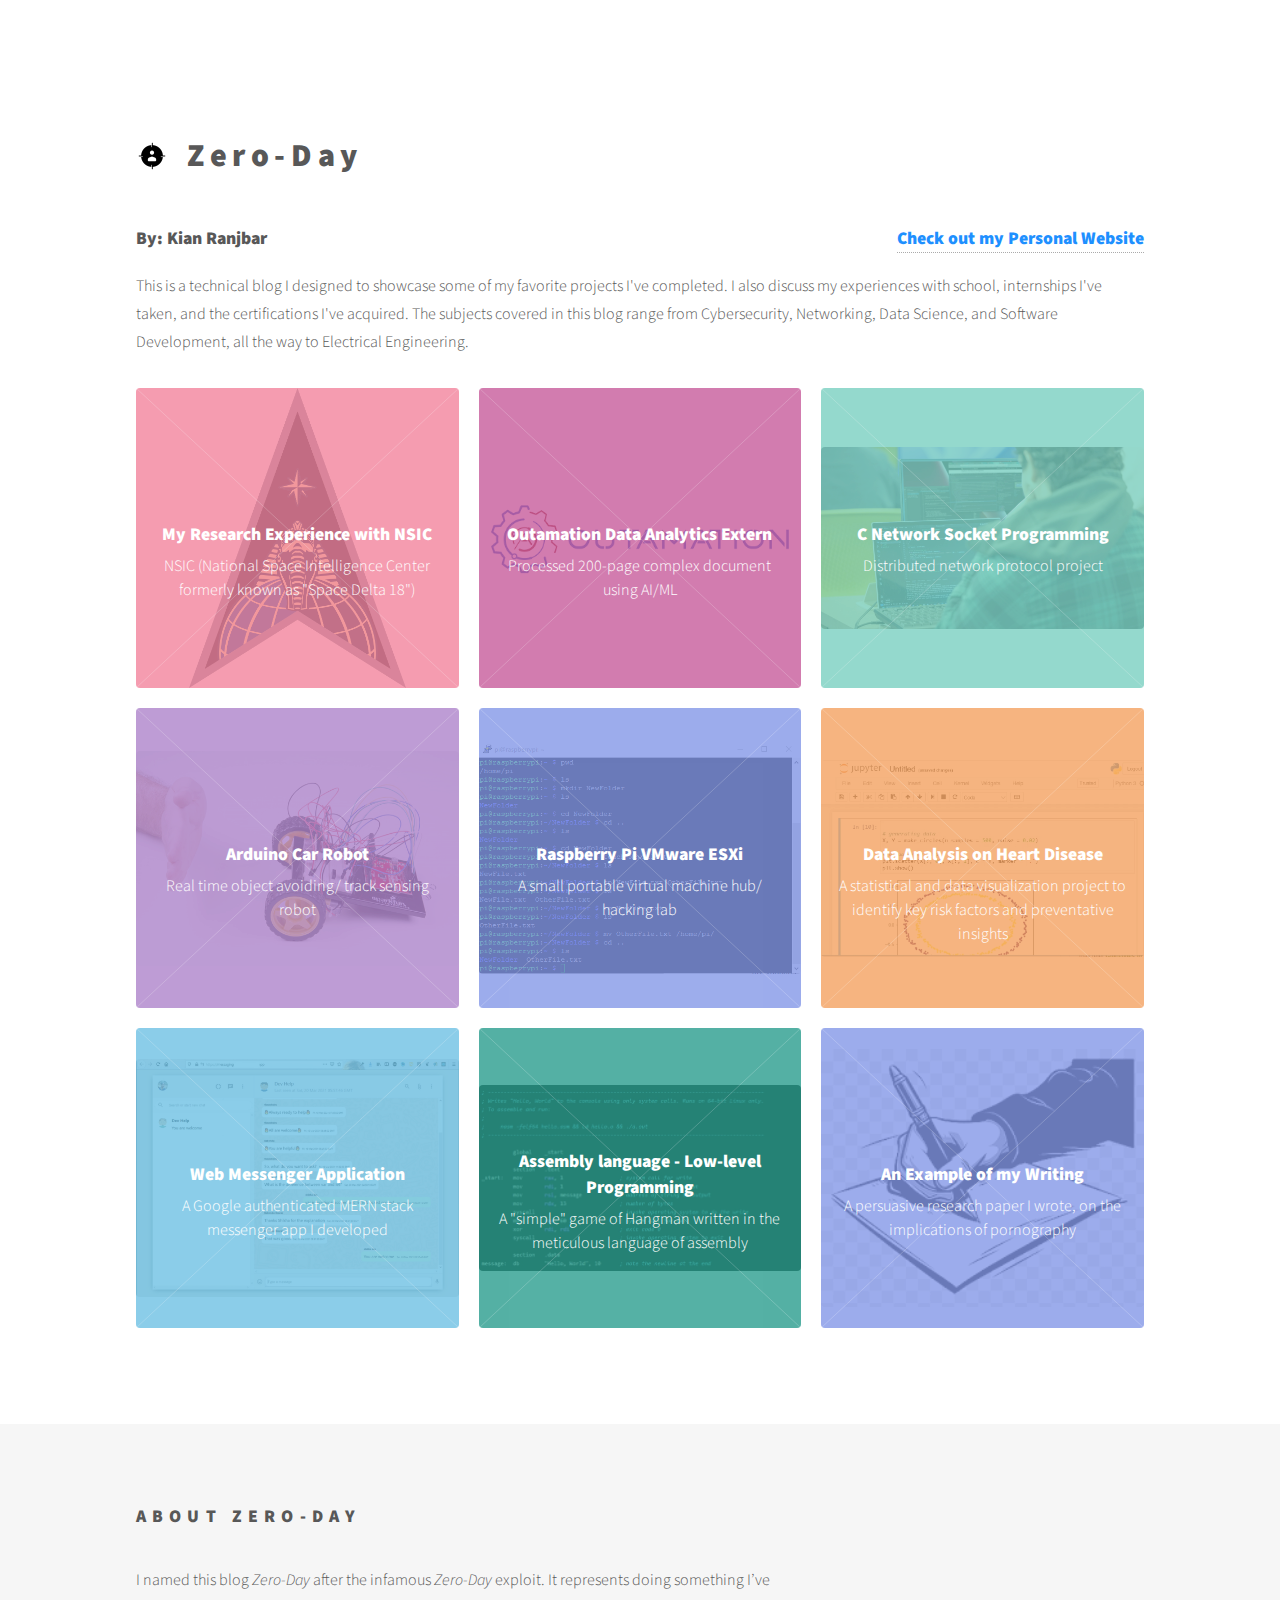
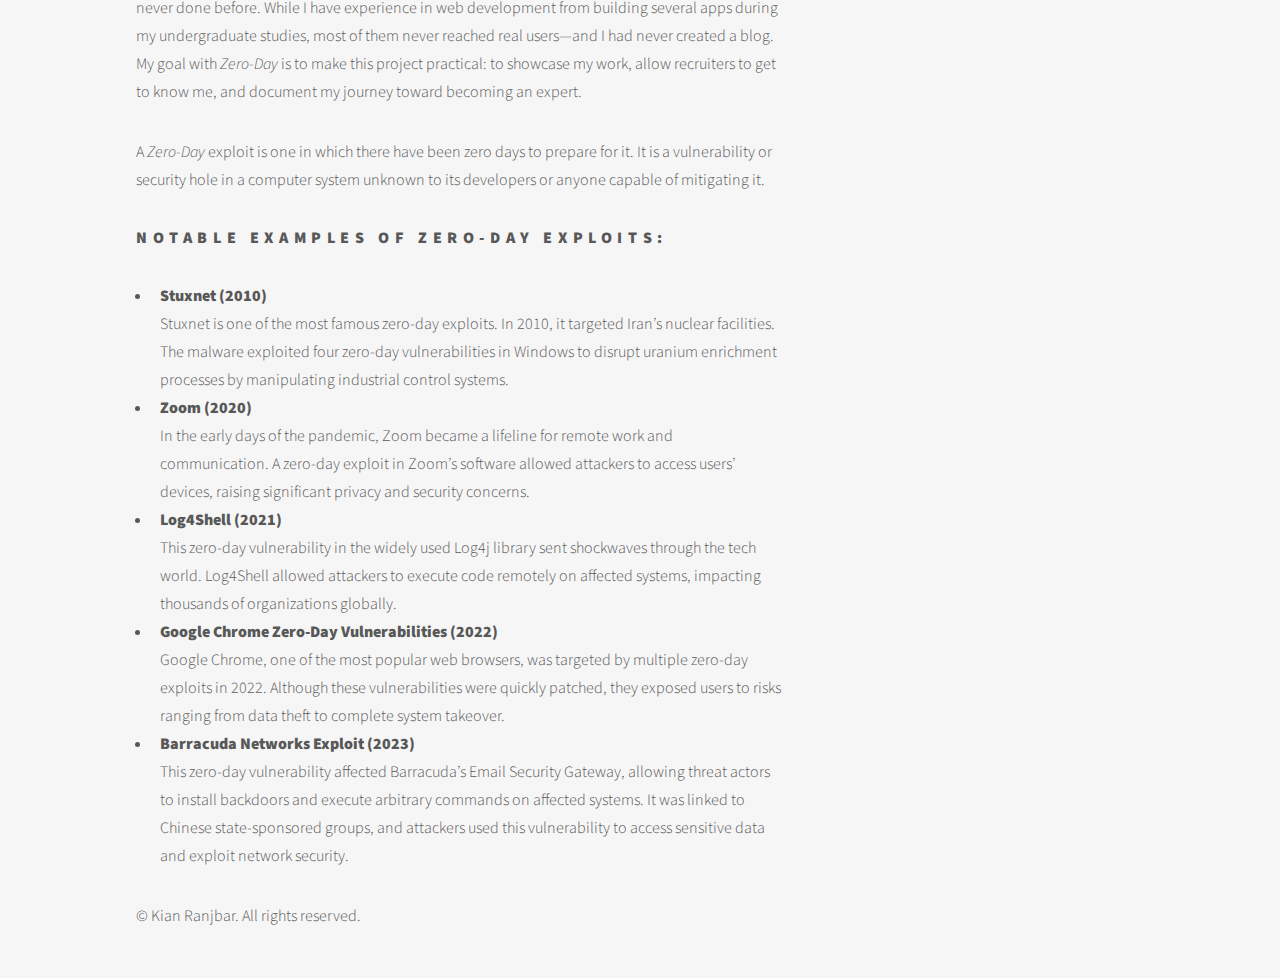
<file: index.html>
<!DOCTYPE HTML>
<!--
	Phantom by HTML5 UP
	html5up.net | @ajlkn
	Free for personal and commercial use under the CCA 3.0 license
-->
<html>
	<head>
		<title>Zero-Day Blog</title>
		<meta charset="utf-8" />
		<meta name="viewport" content="width=device-width, initial-scale=1, user-scalable=no" />
		<link rel="stylesheet" href="assets/css/main.css" />
		<noscript><link rel="stylesheet" href="assets/css/noscript.css" /></noscript>

		<!-- Custom styling -->
		<style>
			.logo .title {
				font-size: 2.0rem;
				text-transform: none; /* disables all-caps */
			}

			.byline {
				text-transform: none;   /* disables all caps */
				letter-spacing: normal;
			}

/* Keep the title and paragraph visible normally */
			.tiles article a h2,
			.tiles article a .content {
				opacity: 1 !important;
				display: block; /* normal display */
			}

/* Hide text ONLY on hover */
			.tiles article:hover a h2,
			.tiles article:hover a .content {
				display: none !important;
			}

/* Optional: keep overlay but semi-transparent */
			.tiles article a::before {
				background: rgba(0, 0, 0, 0.35); /* adjust darkness */
			}

.tiles article .image {
	height: 300px;
	display: flex;
	align-items: center;
	justify-content: center;
    background: transparent;
	overflow: hidden;
}

.tiles article .image img {
	max-width: 100%;
	max-height: 100%;
	object-fit: contain;
}


			.byline {
				display: flex;
				justify-content: space-between;
				align-items: center;
				text-transform: none;
				letter-spacing: normal;
				font-size: 1.1rem;
			}

			.personal-link {
				text-decoration: none;
				color: #1e90ff;
				transition: color 0.2s ease;
			}

			.personal-link:hover {
				color: #ff7b00;
				text-decoration: underline;
			}
.tiles article h2 {
	text-transform: none !important;
	letter-spacing: normal !important;
}


		</style>
	</head>

	<body class="is-preload">
		<!-- Wrapper -->
		<div id="wrapper">

			<!-- Header -->
			<header id="header">
				<div class="inner">

					<!-- Logo -->
					<a href="index.html" class="logo">
						<span class="symbol"><img src="images/target.png" alt="" /></span>
						<span class="title">Zero-Day</span>
					</a>

				</div>
			</header>

			<!-- Main -->
			<div id="main">
				<div class="inner">
					<header>
						<h3 class="byline">
							<span>By: Kian Ranjbar</span>
	<a href="https://thekianoush.github.io/portfolio/" class="personal-link">Check out my Personal Website</a>
						</h3>
						<p>
							This is a technical blog I designed to showcase some of my favorite projects I've completed. I also discuss my experiences with school, internships I've taken, and the certifications I've acquired. The subjects covered in this blog range from Cybersecurity, Networking, Data Science, and Software Development, all the way to Electrical Engineering.
						</p>
					</header>

					<section class="tiles">
                        




									<article class="style1">
							<span class="image"><img src="images/nsic.png" alt="" /></span>
							<a href="nsic.html">
								<h2>My Research Experience with NSIC</h2>
								<div class="content">
									<p>NSIC (National Space Intelligence Center formerly known as "Space Delta 18")</p>
								</div>
							</a>
						</article>
                        
                        			<!-- 

              		
						<article class="style2">
							<span class="image"><img src="images/8bit.jpg" alt="" /></span>
							<a href="">
								<h2>8-bit Computer</h2>
								<div class="content">
									<p>Hand built entirely using breadboards</p>
								</div>
							</a>
						</article>

					
-->

	<article class="style4">
							<span class="image"><img src="images/pic02.png" alt="" /></span>
							<a href="">
								<h2>Outamation Data Analytics Extern</h2>
								<div class="content">
									<p>Processed 200-page complex document using AI/ML</p>
								</div>
							</a>
						</article>
						
						<article class="style3">
							<span class="image"><img src="images/cnet/cnet.jpg" alt="" /></span>
							<a href="cnet.html">
								<h2>C Network Socket Programming</h2>
								<div class="content">
									<p>Distributed network protocol project</p>
								</div>
							</a>
						</article>

			

						<article class="style5">
							<span class="image"><img src="images/ard/coverArd.jpg" alt="" /></span>
							<a href="ard.html">
								<h2>Arduino Car Robot</h2>
								<div class="content">
									<p>Real time object avoiding/ track sensing robot</p>
								</div>
							</a>
						</article>
                        
                        
			<article class="style6">
							<span class="image"><img src="images/raspi/raspian.jpg" alt="" /></span>
							<a href="raspi.html">
								<h2>Raspberry Pi VMware ESXi</h2>
								<div class="content">
									<p>A small portable virtual machine hub/ hacking lab</p>
								</div>
							</a>
						</article>
                        
						<article class="style8">
							<span class="image"><img src="images/data/coverdata.jpeg" alt="" /></span>
							<a href="data.html">
								<h2>Data Analysis on Heart Disease</h2>
								<div class="content">
									<p>A statistical and data visualization project to identify key risk factors and preventative insights</p>
								</div>
							</a>
						</article>
                        
                        						<article class="style7">
							<span class="image"><img src="images/webapi/coverWeb.png" alt="" /></span>
							<a href="webapi.html">
								<h2>Web Messenger Application</h2>
								<div class="content">
									<p>A Google authenticated MERN stack messenger app I developed</p>
								</div>
							</a>
						</article>
                        
                        						<article class="style9">
							<span class="image"><img src="images/assembly/assembly.jpeg" alt="" /></span>
							<a href="assembly.html">
								<h2>Assembly language - Low-level Programming</h2>
								<div class="content">
									<p>A "simple" game of Hangman written in the meticulous language of assembly</p>
								</div>
							</a>
						</article>
                        
                        						<article class="style6">
							<span class="image"><img src="images/writing.png" alt="" /></span>
							<a href="pron.html">
								<h2>An Example of my Writing</h2>
								<div class="content">
									<p>A persuasive research paper I wrote, on the implications of pornography</p>
								</div>
							</a>
						</article>
					</section>
				</div>
			</div>

<footer id="footer">
    <div class="inner">
        <section>
            <h2>About Zero-Day</h2>
            
            <p>
                I named this blog <em>Zero-Day</em> after the infamous <em>Zero-Day</em> exploit. It represents doing something I’ve never done before. While I have experience in web development from building several apps during my undergraduate studies, most of them never reached real users—and I had never created a blog. My goal with <em>Zero-Day</em> is to make this project practical: to showcase my work, allow recruiters to get to know me, and document my journey toward becoming an expert.
            </p>

            <p>
                A <em>Zero-Day</em> exploit is one in which there have been zero days to prepare for it. It is a vulnerability or security hole in a computer system unknown to its developers or anyone capable of mitigating it.
            </p>

            <h3>Notable Examples of Zero-Day Exploits:</h3>

            <ul>
                <li><strong>Stuxnet (2010)</strong><br>
                    Stuxnet is one of the most famous zero-day exploits. In 2010, it targeted Iran’s nuclear facilities. The malware exploited four zero-day vulnerabilities in Windows to disrupt uranium enrichment processes by manipulating industrial control systems.
                </li>
                <li><strong>Zoom (2020)</strong><br>
                    In the early days of the pandemic, Zoom became a lifeline for remote work and communication. A zero-day exploit in Zoom’s software allowed attackers to access users’ devices, raising significant privacy and security concerns.
                </li>
                <li><strong>Log4Shell (2021)</strong><br>
                    This zero-day vulnerability in the widely used Log4j library sent shockwaves through the tech world. Log4Shell allowed attackers to execute code remotely on affected systems, impacting thousands of organizations globally.
                </li>
                <li><strong>Google Chrome Zero-Day Vulnerabilities (2022)</strong><br>
                    Google Chrome, one of the most popular web browsers, was targeted by multiple zero-day exploits in 2022. Although these vulnerabilities were quickly patched, they exposed users to risks ranging from data theft to complete system takeover.
                </li>
                <li><strong>Barracuda Networks Exploit (2023)</strong><br>
                    This zero-day vulnerability affected Barracuda’s Email Security Gateway, allowing threat actors to install backdoors and execute arbitrary commands on affected systems. It was linked to Chinese state-sponsored groups, and attackers used this vulnerability to access sensitive data and exploit network security.
                </li>
            </ul>

            <p>© Kian Ranjbar. All rights reserved.</p>
        </section>
    </div>
</footer>


		</div>

		<!-- Scripts -->
		<script src="assets/js/jquery.min.js"></script>
		<script src="assets/js/browser.min.js"></script>
		<script src="assets/js/breakpoints.min.js"></script>
		<script src="assets/js/util.js"></script>
		<script src="assets/js/main.js"></script>

	</body>

</html>
</file>
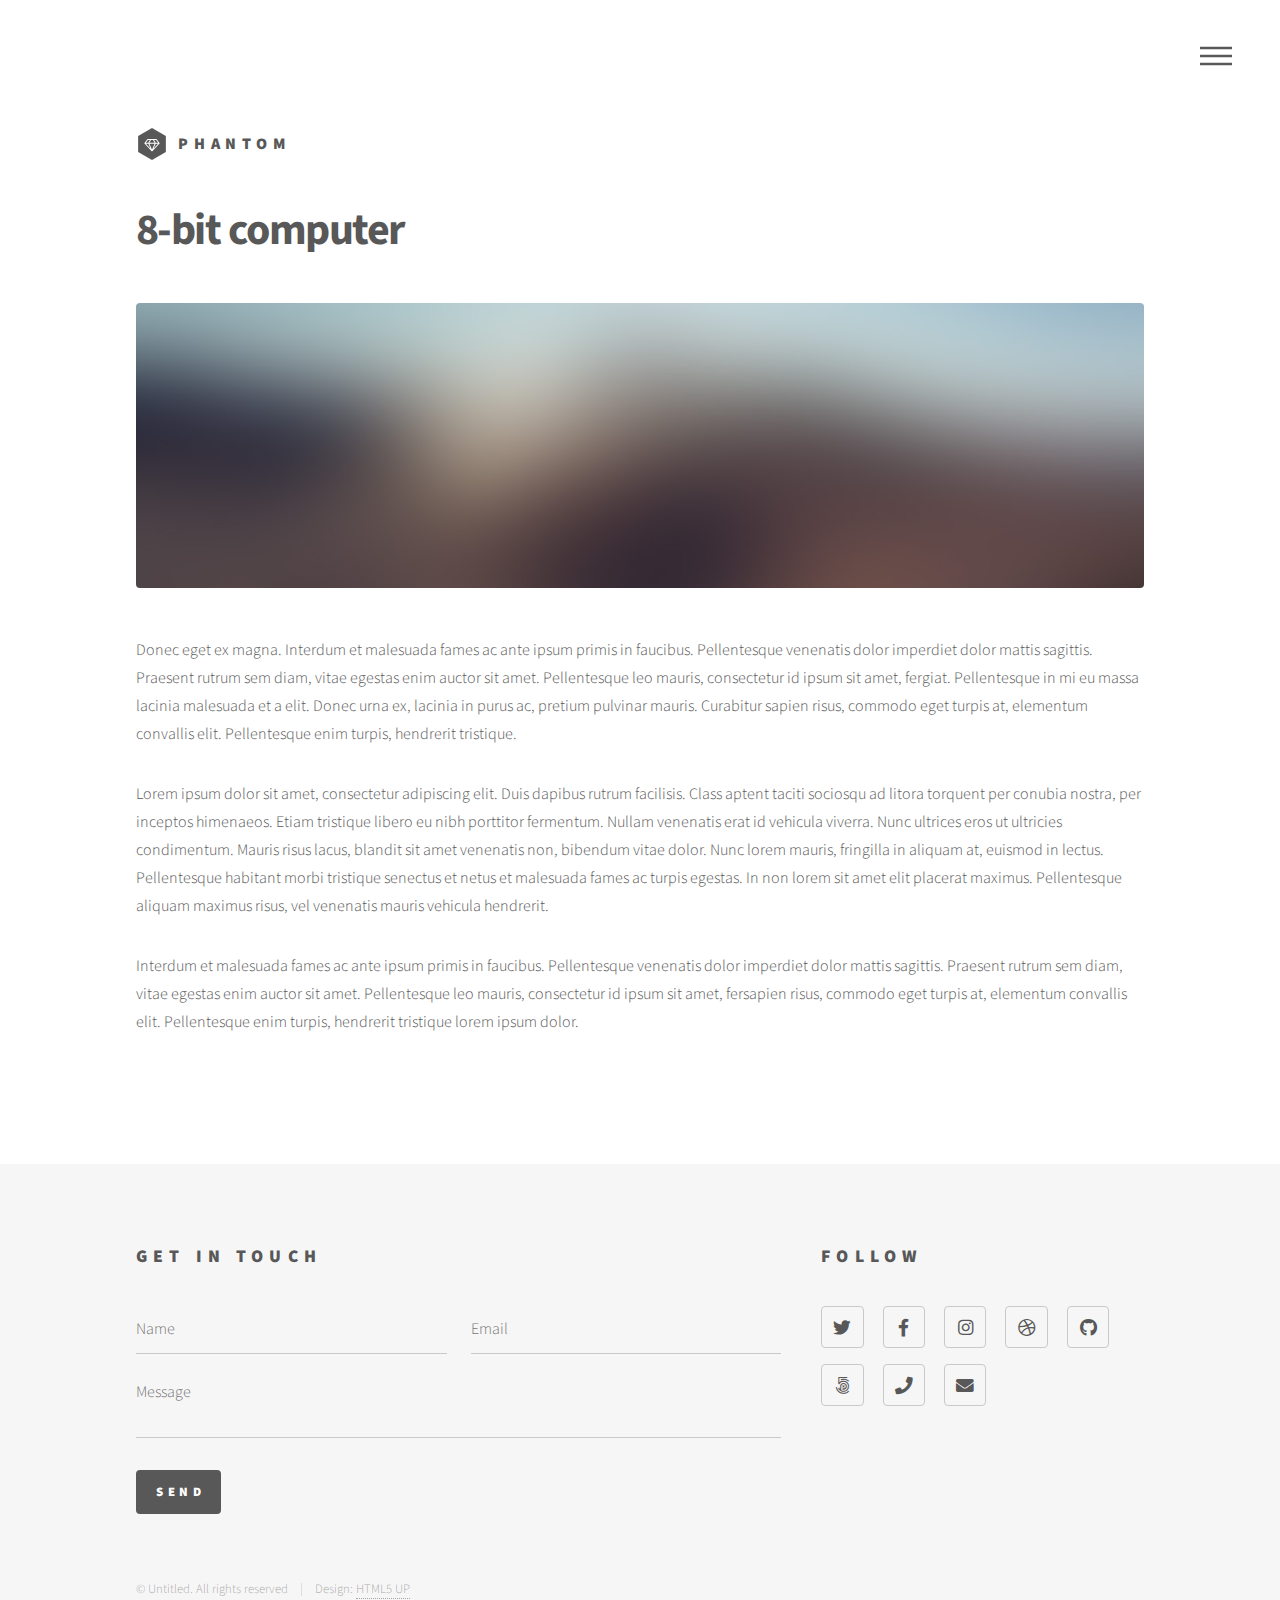
<file: 8bit.html>
<!DOCTYPE HTML>
<!--
	Phantom by HTML5 UP
	html5up.net | @ajlkn
	Free for personal and commercial use under the CCA 3.0 license (html5up.net/license)
-->
<html>
	<head>
		<title>Generic - Phantom by HTML5 UP</title>
		<meta charset="utf-8" />
		<meta name="viewport" content="width=device-width, initial-scale=1, user-scalable=no" />
		<link rel="stylesheet" href="assets/css/main.css" />
		<noscript><link rel="stylesheet" href="assets/css/noscript.css" /></noscript>
	</head>
	<body class="is-preload">
		<!-- Wrapper -->
			<div id="wrapper">

				<!-- Header -->
					<header id="header">
						<div class="inner">

							<!-- Logo -->
								<a href="index.html" class="logo">
									<span class="symbol"><img src="images/logo.svg" alt="" /></span><span class="title">Phantom</span>
								</a>

							<!-- Nav -->
								<nav>
									<ul>
										<li><a href="#menu">Menu</a></li>
									</ul>
								</nav>

						</div>
					</header>

				<!-- Menu -->
					<nav id="menu">
						<h2>Menu</h2>
						<ul>
							<li><a href="index.html">Home</a></li>
							<li><a href="generic.html">Ipsum veroeros</a></li>
							<li><a href="generic.html">Tempus etiam</a></li>
							<li><a href="generic.html">Consequat dolor</a></li>
							<li><a href="elements.html">Elements</a></li>
						</ul>
					</nav>

				<!-- Main -->
					<div id="main">
						<div class="inner">
							<h1>8-bit computer</h1>
							<span class="image main"><img src="images/pic13.jpg" alt="" /></span>
							<p>Donec eget ex magna. Interdum et malesuada fames ac ante ipsum primis in faucibus. Pellentesque venenatis dolor imperdiet dolor mattis sagittis. Praesent rutrum sem diam, vitae egestas enim auctor sit amet. Pellentesque leo mauris, consectetur id ipsum sit amet, fergiat. Pellentesque in mi eu massa lacinia malesuada et a elit. Donec urna ex, lacinia in purus ac, pretium pulvinar mauris. Curabitur sapien risus, commodo eget turpis at, elementum convallis elit. Pellentesque enim turpis, hendrerit tristique.</p>
							<p>Lorem ipsum dolor sit amet, consectetur adipiscing elit. Duis dapibus rutrum facilisis. Class aptent taciti sociosqu ad litora torquent per conubia nostra, per inceptos himenaeos. Etiam tristique libero eu nibh porttitor fermentum. Nullam venenatis erat id vehicula viverra. Nunc ultrices eros ut ultricies condimentum. Mauris risus lacus, blandit sit amet venenatis non, bibendum vitae dolor. Nunc lorem mauris, fringilla in aliquam at, euismod in lectus. Pellentesque habitant morbi tristique senectus et netus et malesuada fames ac turpis egestas. In non lorem sit amet elit placerat maximus. Pellentesque aliquam maximus risus, vel venenatis mauris vehicula hendrerit.</p>
							<p>Interdum et malesuada fames ac ante ipsum primis in faucibus. Pellentesque venenatis dolor imperdiet dolor mattis sagittis. Praesent rutrum sem diam, vitae egestas enim auctor sit amet. Pellentesque leo mauris, consectetur id ipsum sit amet, fersapien risus, commodo eget turpis at, elementum convallis elit. Pellentesque enim turpis, hendrerit tristique lorem ipsum dolor.</p>
						</div>
					</div>

				<!-- Footer -->
					<footer id="footer">
						<div class="inner">
							<section>
								<h2>Get in touch</h2>
								<form method="post" action="#">
									<div class="fields">
										<div class="field half">
											<input type="text" name="name" id="name" placeholder="Name" />
										</div>
										<div class="field half">
											<input type="email" name="email" id="email" placeholder="Email" />
										</div>
										<div class="field">
											<textarea name="message" id="message" placeholder="Message"></textarea>
										</div>
									</div>
									<ul class="actions">
										<li><input type="submit" value="Send" class="primary" /></li>
									</ul>
								</form>
							</section>
							<section>
								<h2>Follow</h2>
								<ul class="icons">
									<li><a href="#" class="icon brands style2 fa-twitter"><span class="label">Twitter</span></a></li>
									<li><a href="#" class="icon brands style2 fa-facebook-f"><span class="label">Facebook</span></a></li>
									<li><a href="#" class="icon brands style2 fa-instagram"><span class="label">Instagram</span></a></li>
									<li><a href="#" class="icon brands style2 fa-dribbble"><span class="label">Dribbble</span></a></li>
									<li><a href="#" class="icon brands style2 fa-github"><span class="label">GitHub</span></a></li>
									<li><a href="#" class="icon brands style2 fa-500px"><span class="label">500px</span></a></li>
									<li><a href="#" class="icon solid style2 fa-phone"><span class="label">Phone</span></a></li>
									<li><a href="#" class="icon solid style2 fa-envelope"><span class="label">Email</span></a></li>
								</ul>
							</section>
							<ul class="copyright">
								<li>&copy; Untitled. All rights reserved</li><li>Design: <a href="http://html5up.net">HTML5 UP</a></li>
							</ul>
						</div>
					</footer>

			</div>

		<!-- Scripts -->
			<script src="assets/js/jquery.min.js"></script>
			<script src="assets/js/browser.min.js"></script>
			<script src="assets/js/breakpoints.min.js"></script>
			<script src="assets/js/util.js"></script>
			<script src="assets/js/main.js"></script>

	</body>
</html>
</file>
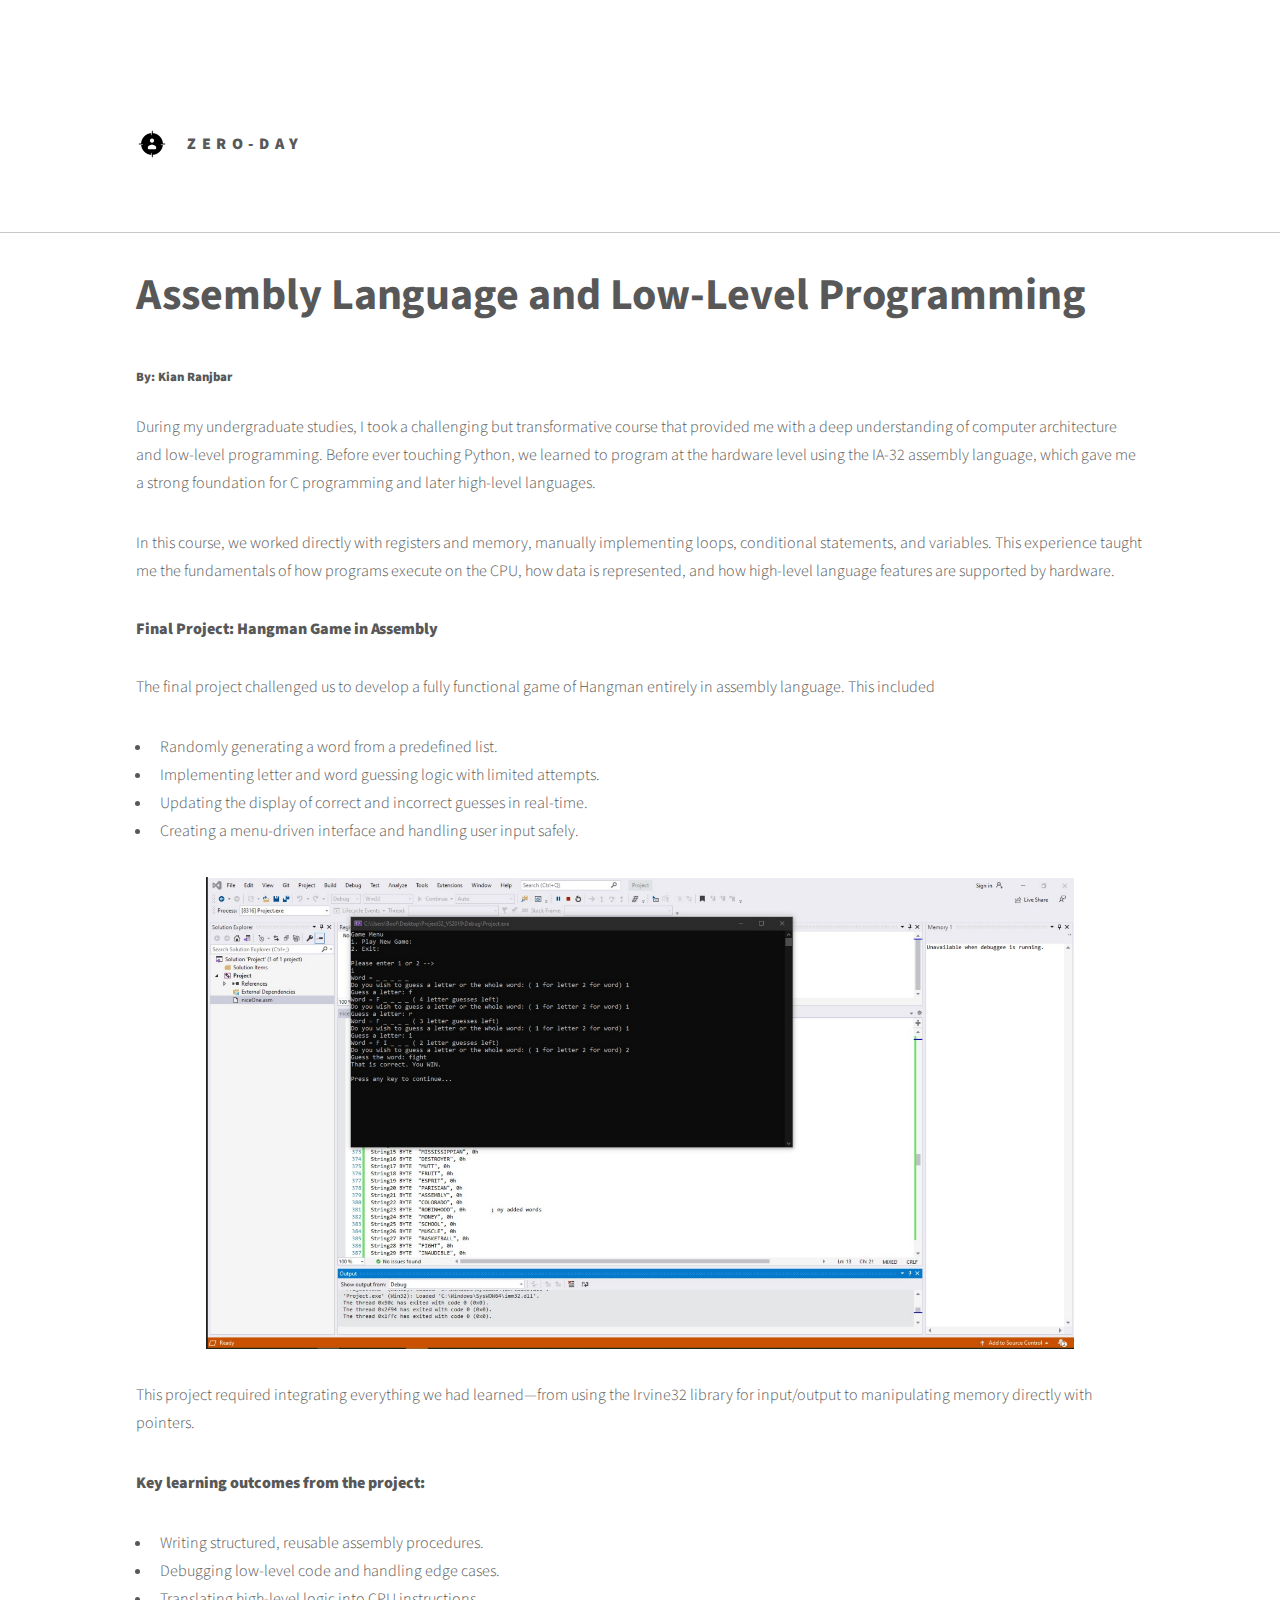
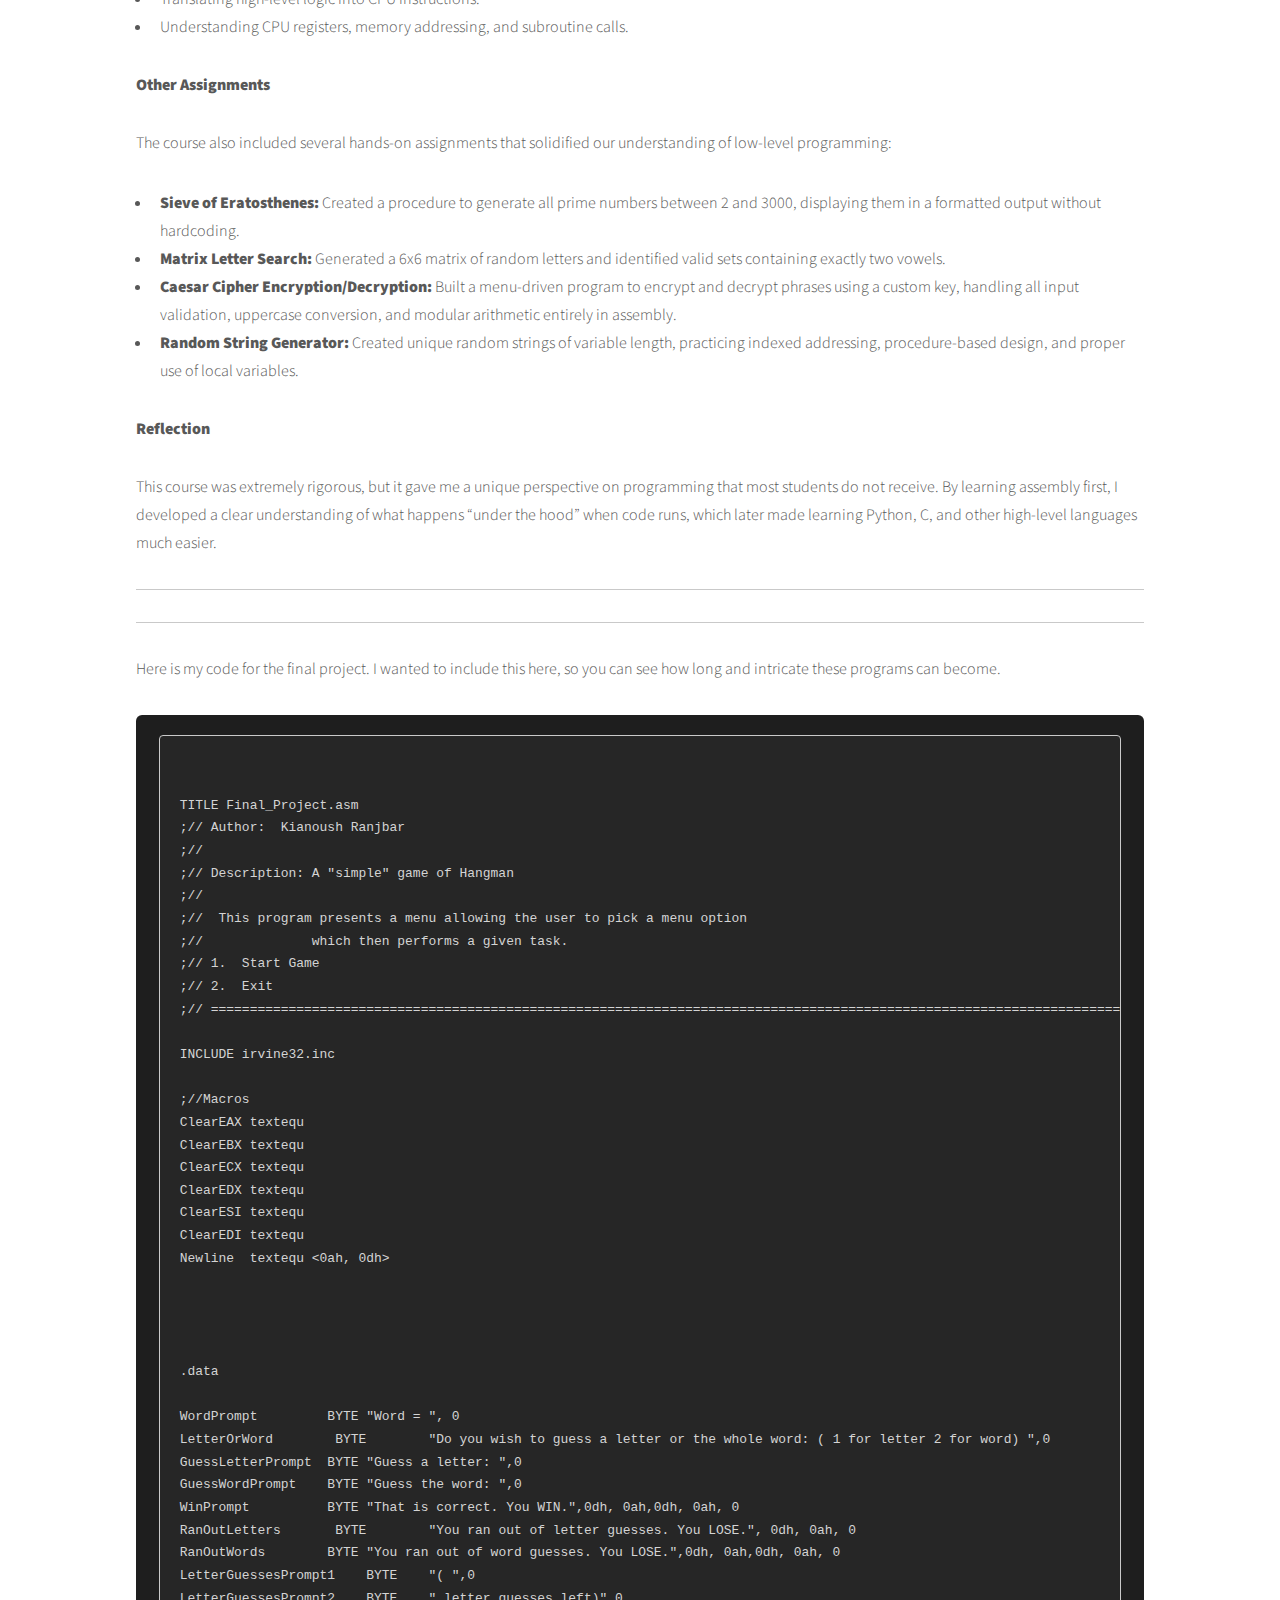
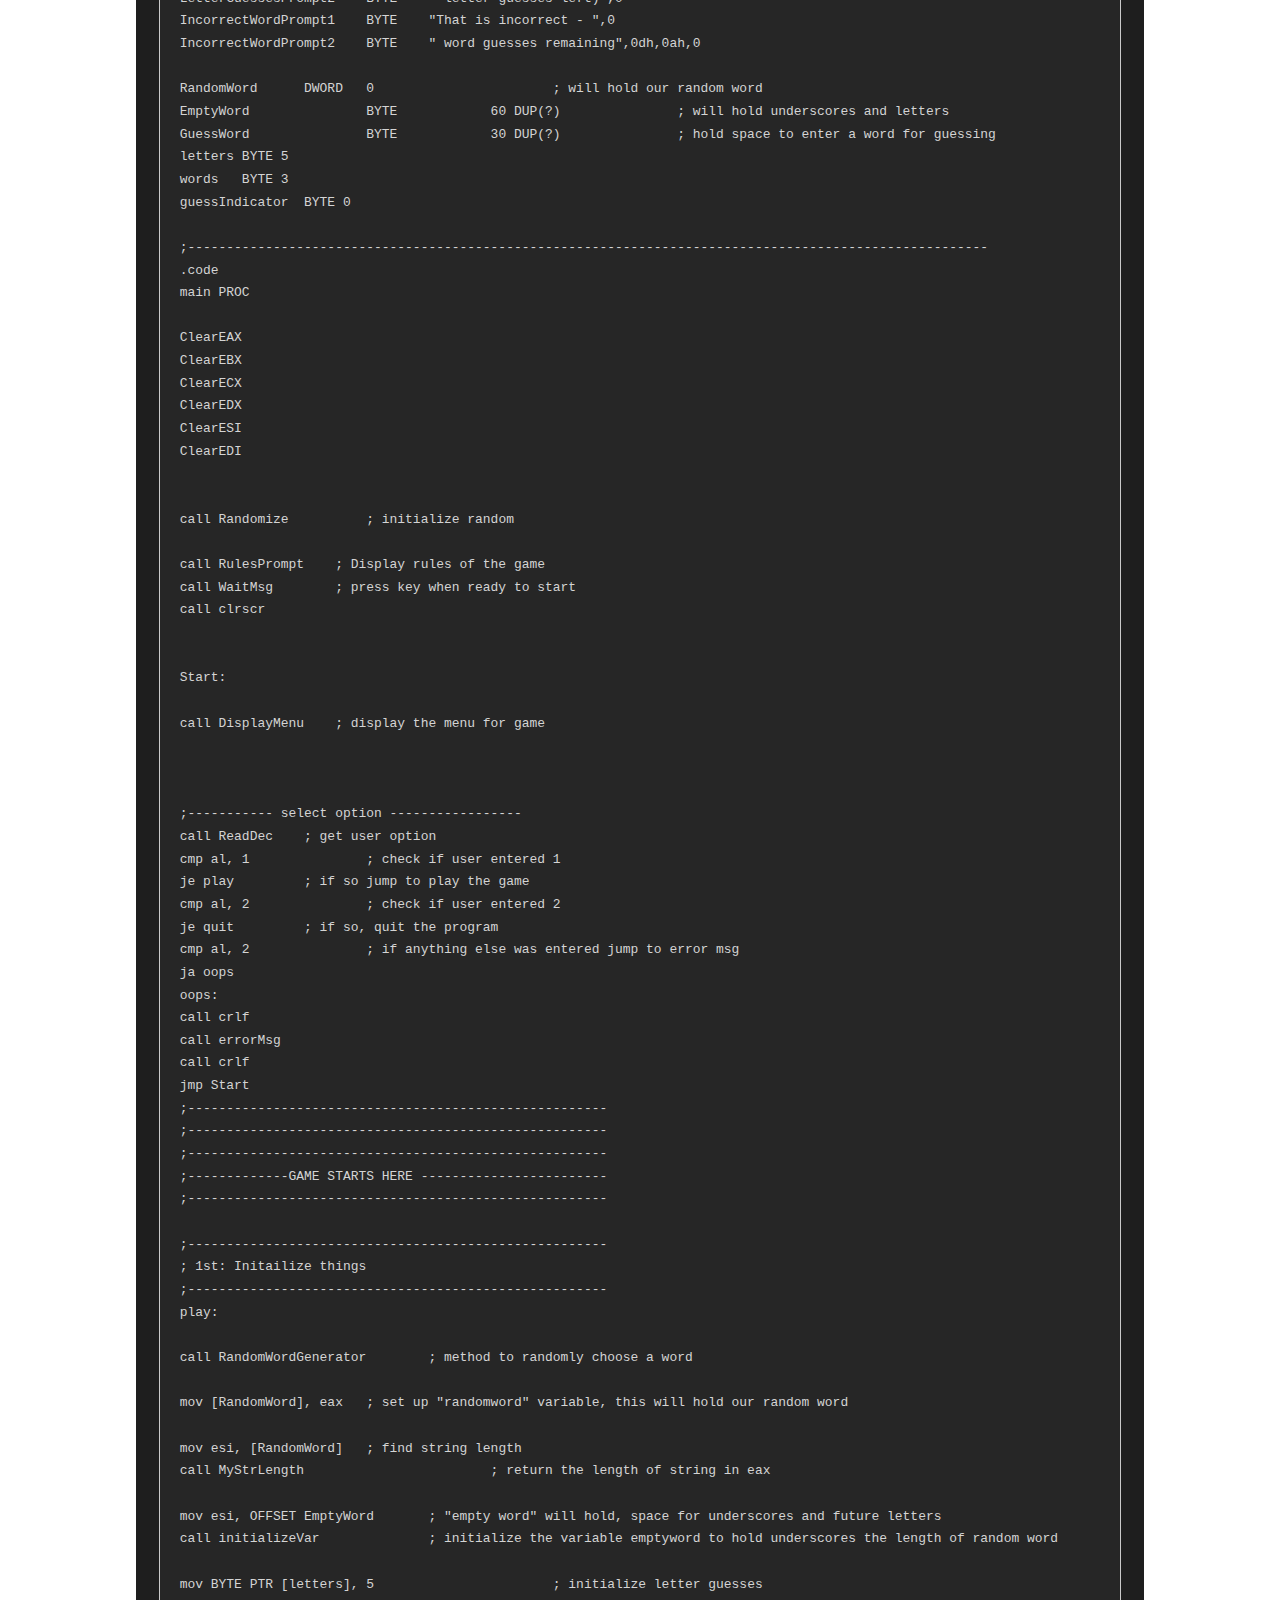
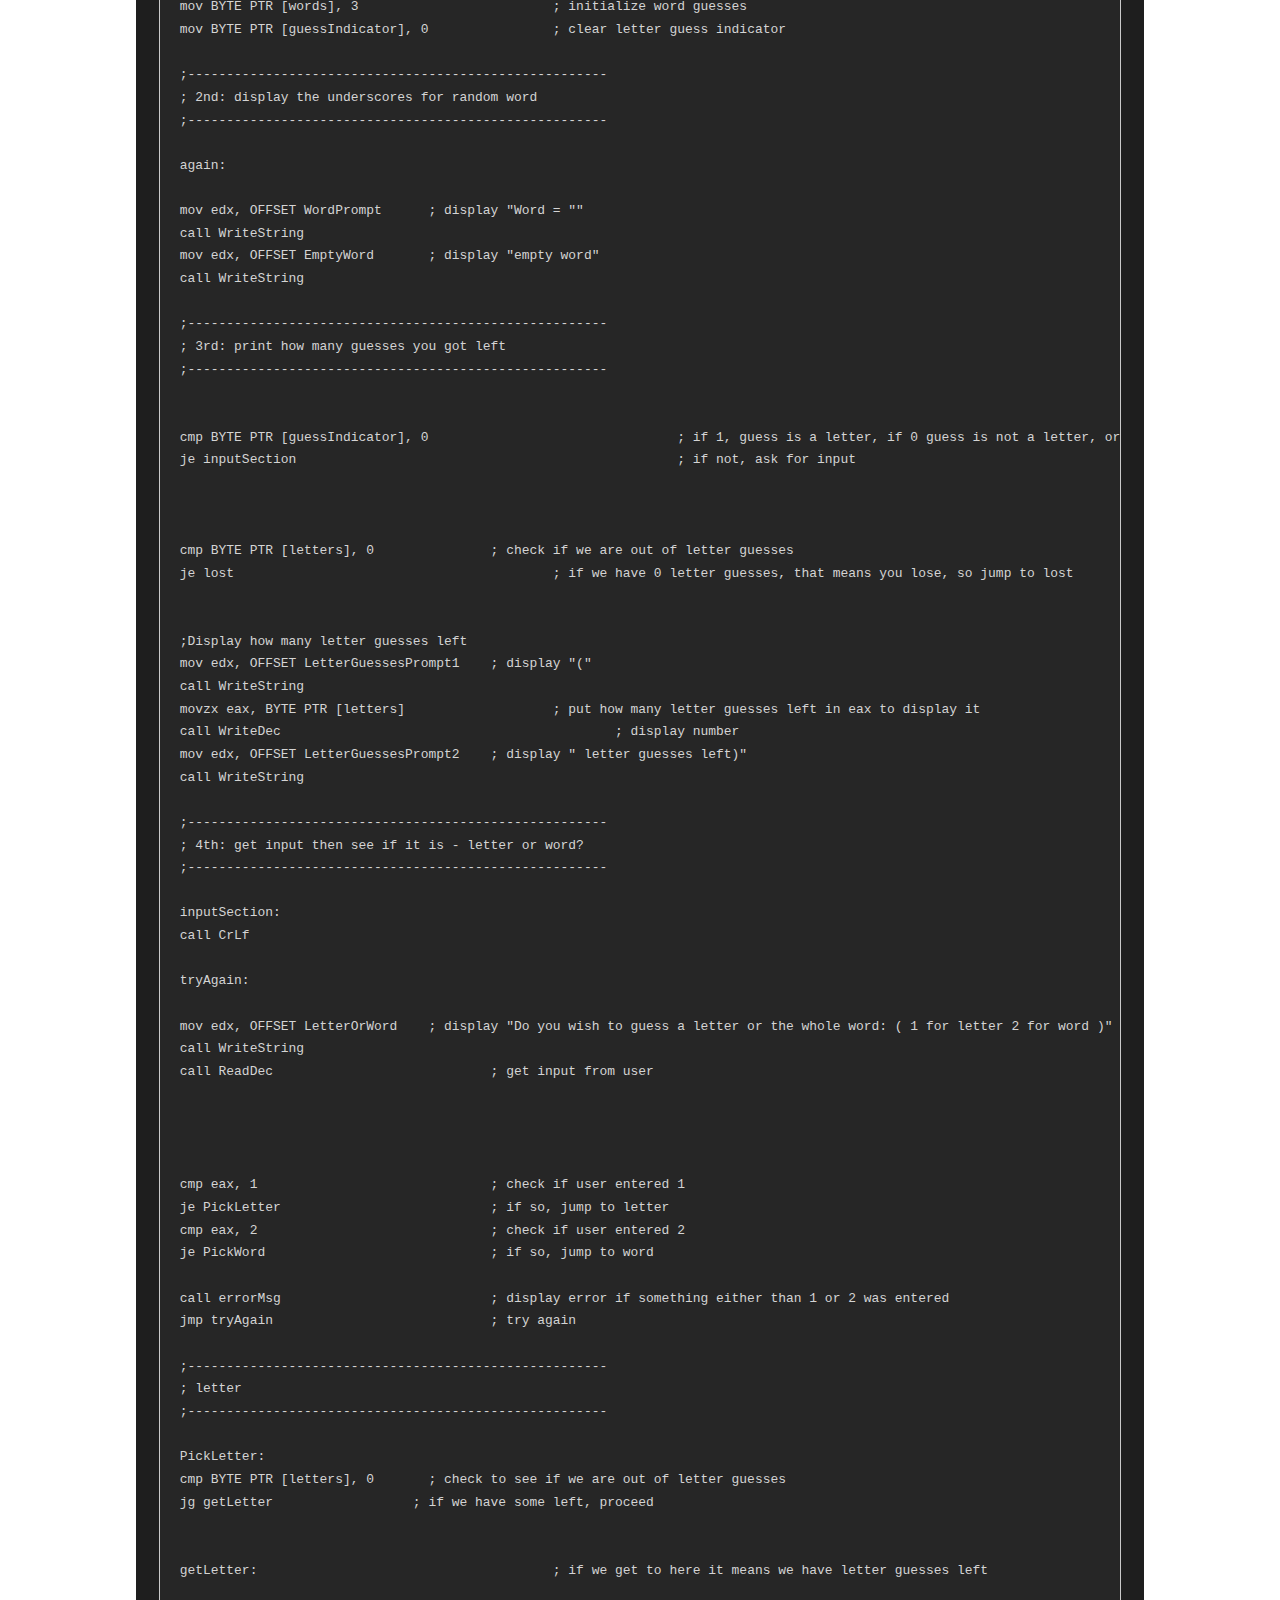
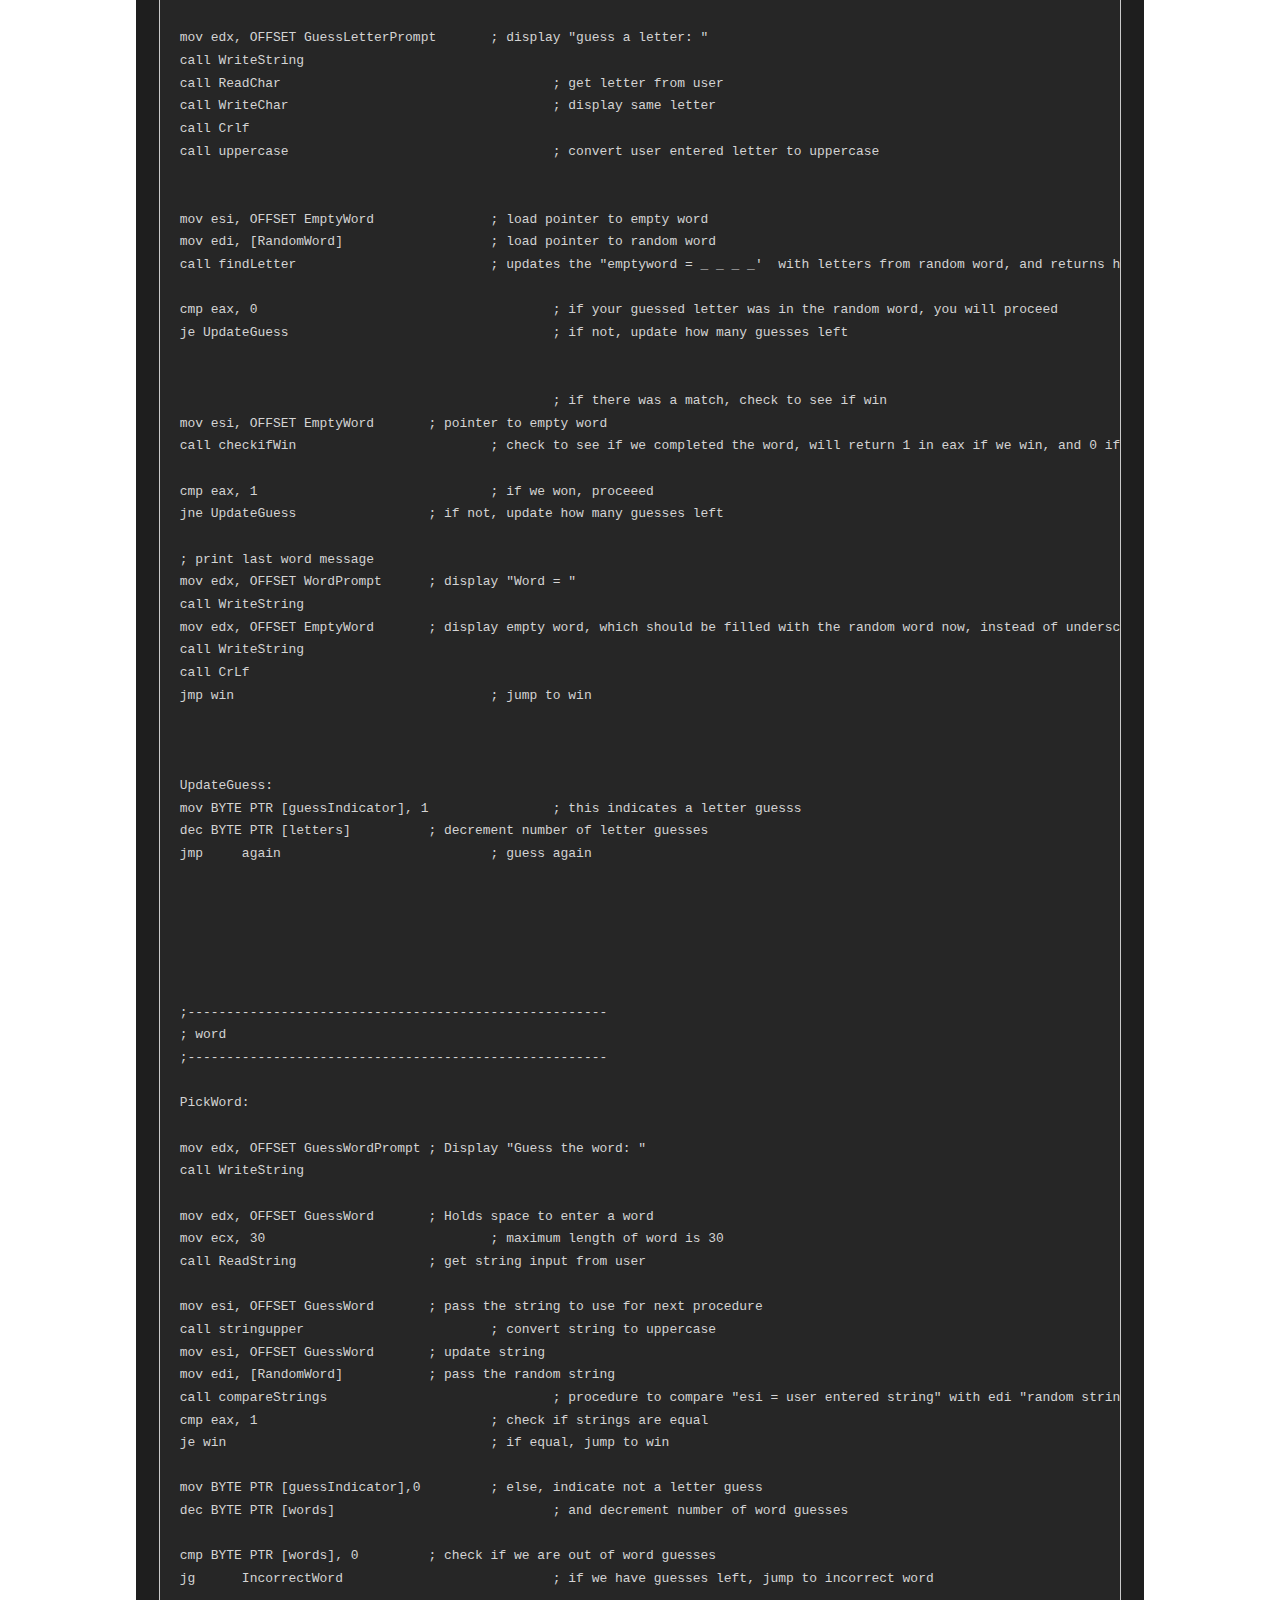
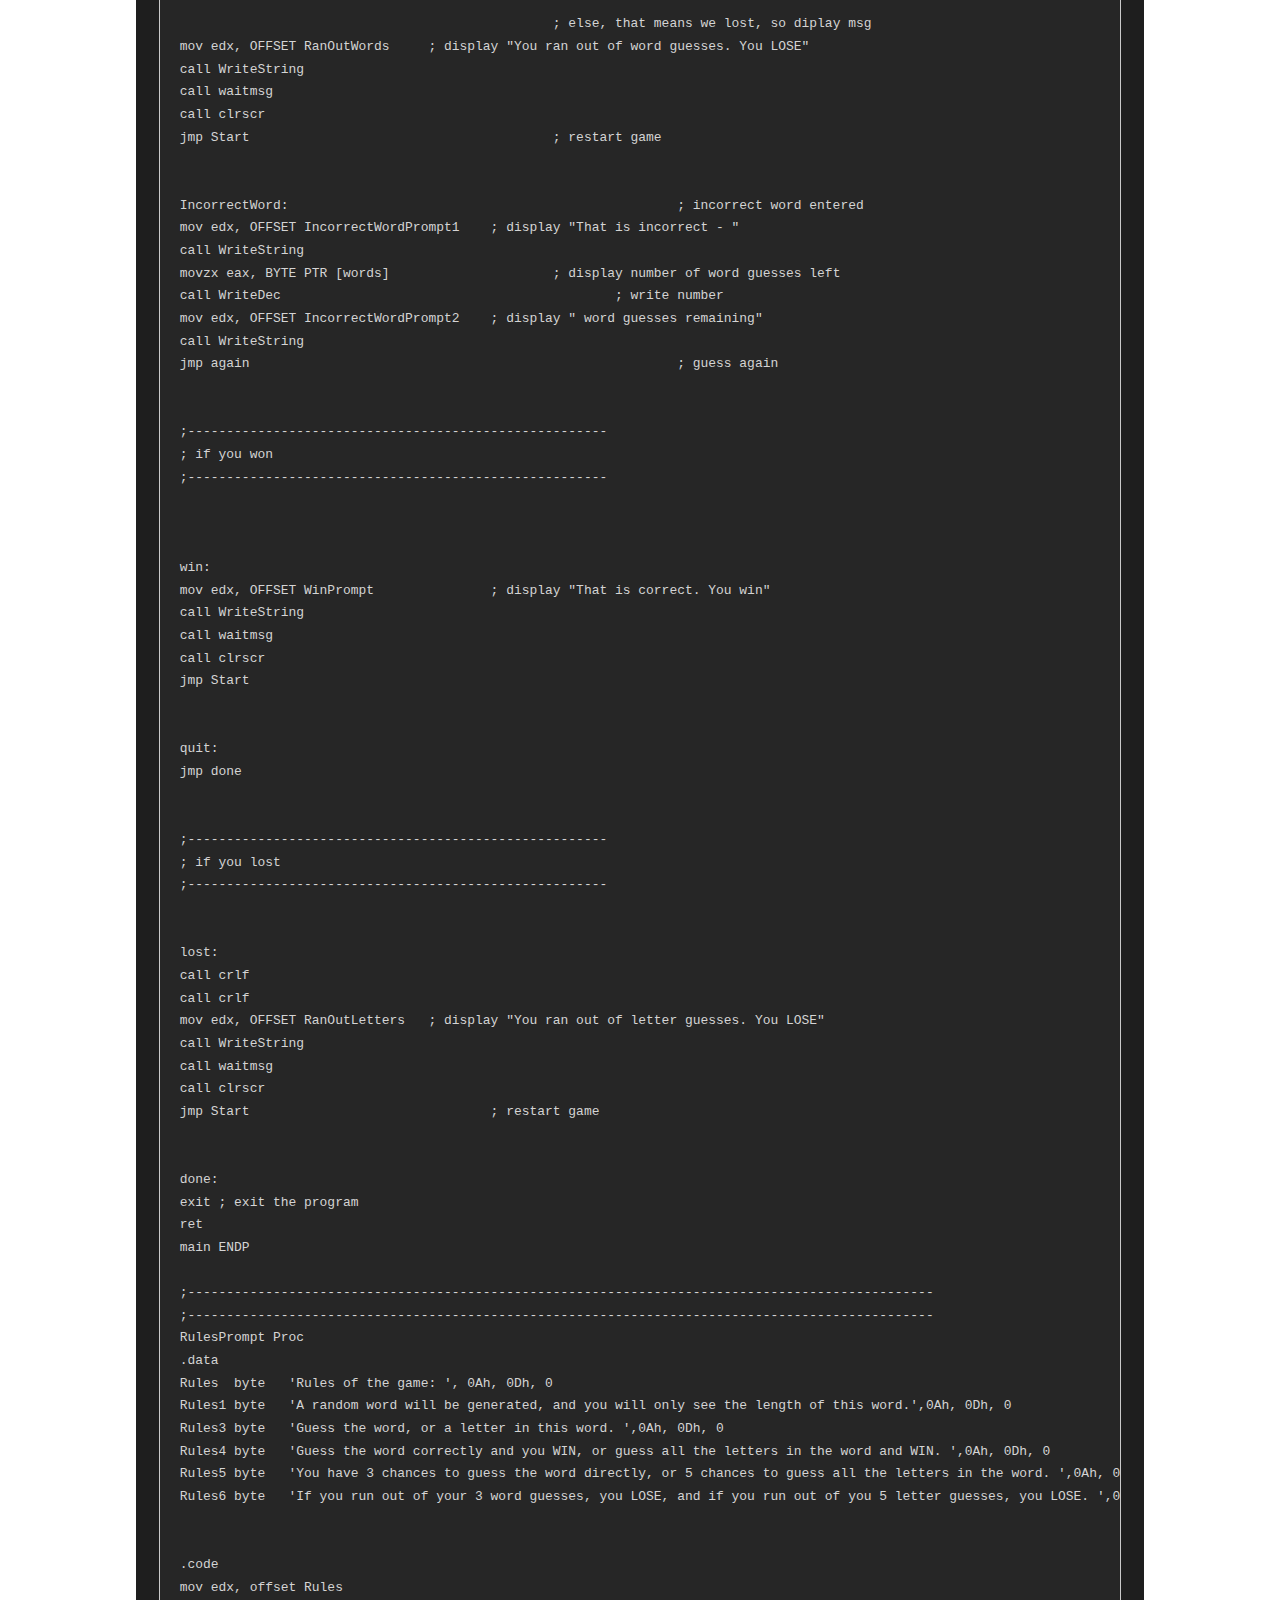
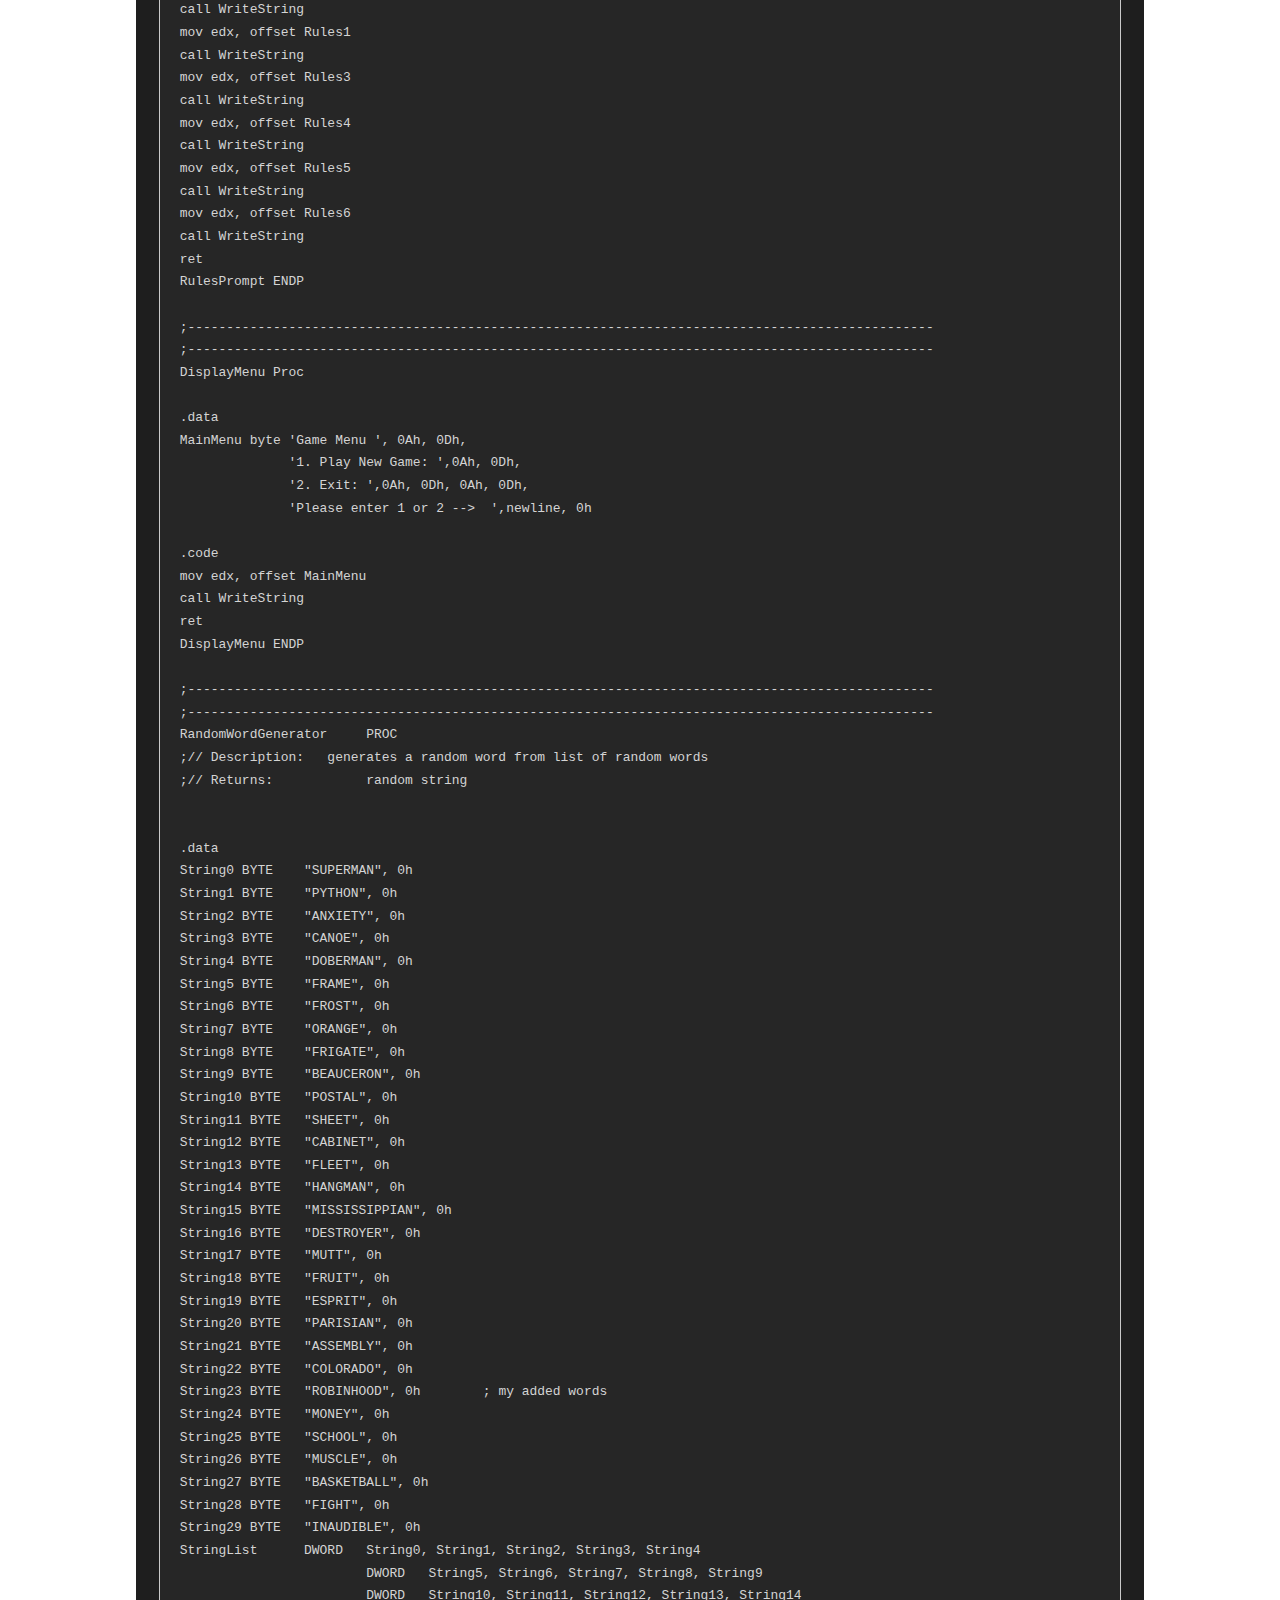
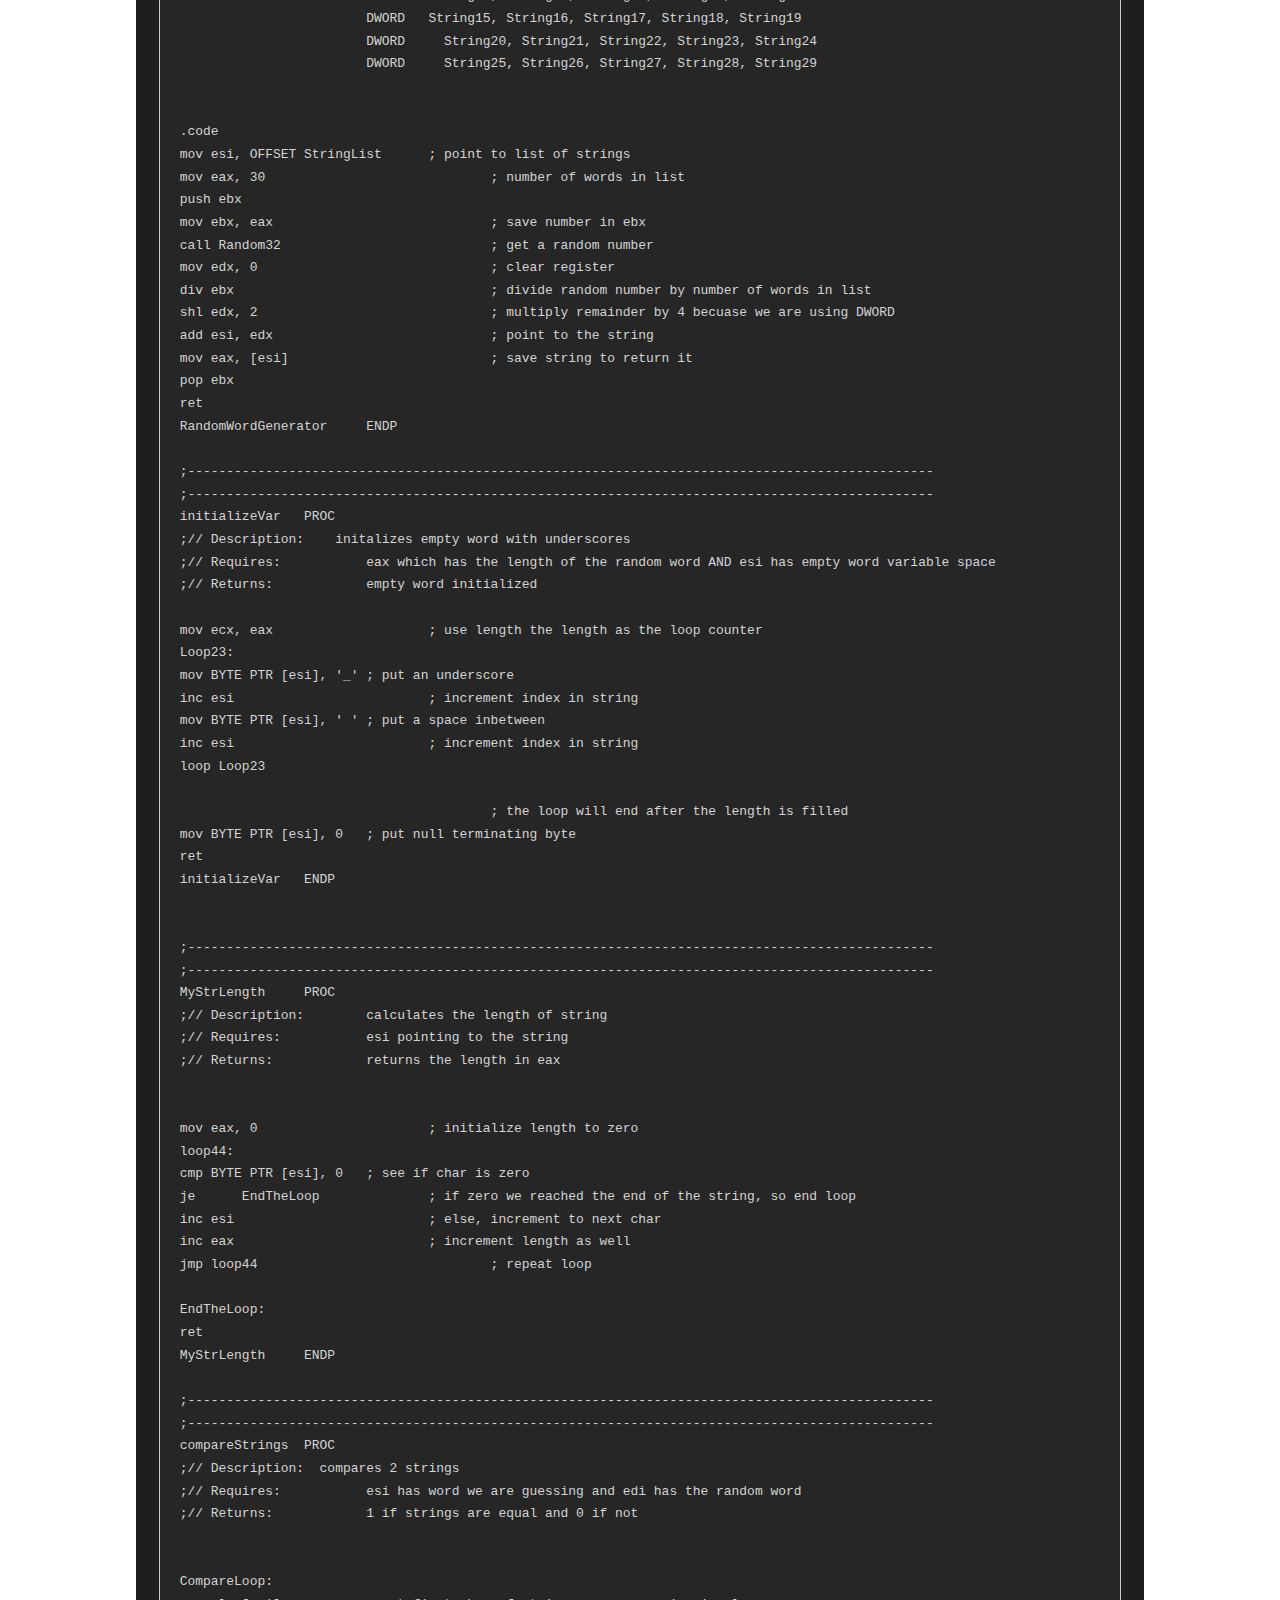
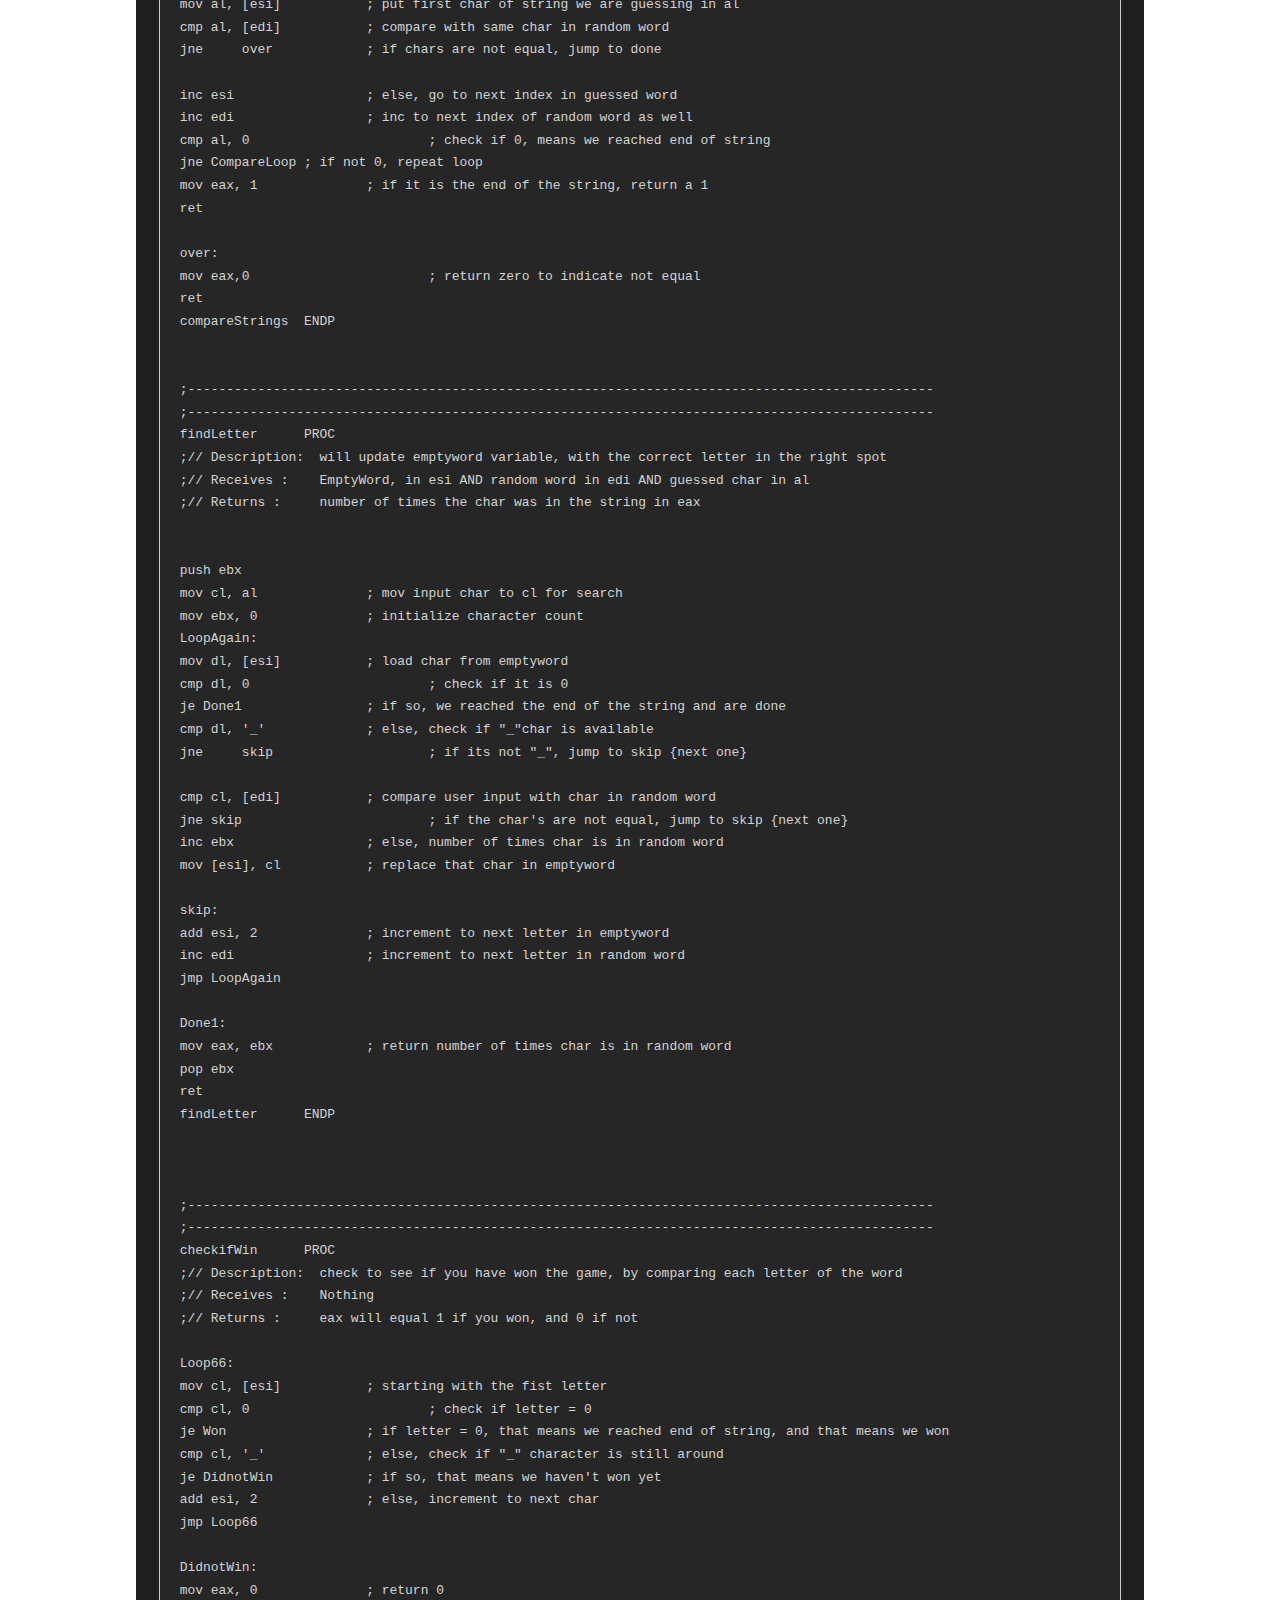
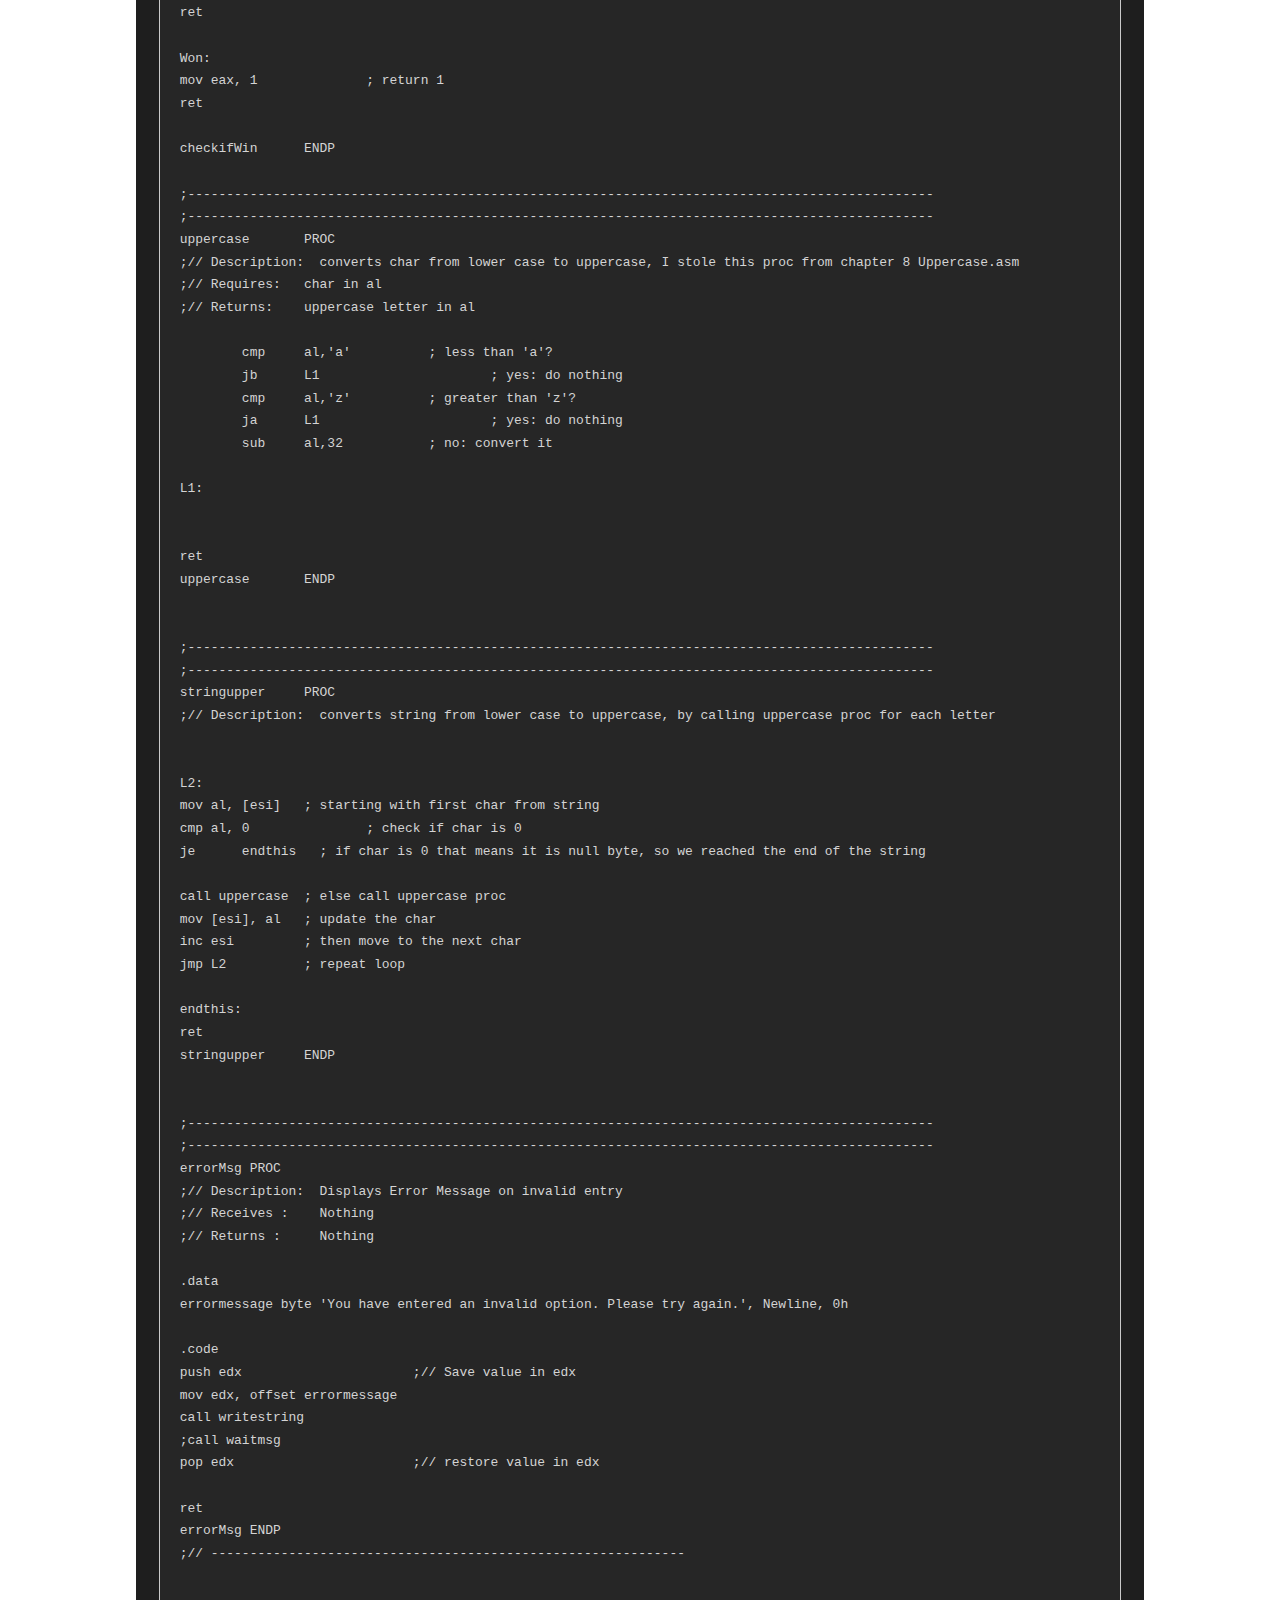
<file: assembly.html>
<!DOCTYPE HTML>
<html>
	<head>
		<title>Zero-Day Blog</title>
		<meta charset="utf-8" />
		<meta name="viewport" content="width=device-width, initial-scale=1, user-scalable=no" />
		<link rel="stylesheet" href="assets/css/main.css" />
		<noscript><link rel="stylesheet" href="assets/css/noscript.css" /></noscript>
<style>

/* Consistent, responsive blog images */
.blog-figure {
  max-width: 900px;       /* prevents desktop blowout */
  width: 100%;
  margin: 2rem auto;
  padding: 0 1rem;        /* prevents edge clipping on laptops */
  box-sizing: border-box;
}

.blog-figure img {
  width: 100%;
  height: auto;
  max-height: 70vh;       /* scales with viewport height */
  display: block;
  object-fit: contain;
}
    .blog-figure video {
  width: 100%;
  height: auto;
  max-height: 70vh;
  display: block;
}
.blog-figure figcaption {
	margin-top: 0.75rem;
	font-size: 0.9rem;
	opacity: 0.8;
}

/* Code block styling */
.code-block {
	background: #1e1e1e;
	color: #d4d4d4;
	padding: 1.25rem;
	border-radius: 6px;
	overflow-x: auto;
	font-size: 0.9rem;
	line-height: 1.5;
	margin: 2rem 0;
}

.code-block code {
	font-family: Consolas, Monaco, "Courier New", monospace;
}
h1, h2, h3, h4, h5, h6 {
  text-transform: none; /* Reverts to original case */
}
h1, h2, h3, h4, h5 {
  letter-spacing: -0.001em; /* Use a negative value to bring letters closer */
}

		</style>

	</head>

	<body class="is-preload">
		<div id="wrapper">

			<!-- Header -->
			<header id="header">
				<div class="inner">
					<a href="index.html" class="logo">
						<span class="symbol"><img src="images/target.png" alt="" /></span>
						<span class="title">Zero-Day</span>
					</a>
				</div>
<hr>
			</header>

			<!-- Main Content -->
			<div id="main">
				<div class="inner">

					<section>

					
    
                        <article class="project-post">
  <header>
    <h1>Assembly Language and Low-Level Programming</h1>
      <h5>By: Kian Ranjbar</h5>


  </header>

 <p>
    During my undergraduate studies, I took a challenging but transformative course that provided me with a deep understanding of computer architecture and low-level programming. Before ever touching Python, we learned to program at the hardware level using the IA-32 assembly language, which gave me a strong foundation for C programming and later high-level languages.
  </p>
                            
                            
                     
  <p>
    In this course, we worked directly with registers and memory, manually implementing loops, conditional statements, and variables. This experience taught me the fundamentals of how programs execute on the CPU, how data is represented, and how high-level language features are supported by hardware.
  </p>

  <h3>Final Project: Hangman Game in Assembly</h3>
                            


  <p>  The final project challenged us to develop a fully functional game of Hangman entirely in assembly language. This included
    <ul>
      <li>Randomly generating a word from a predefined list.</li>
      <li>Implementing letter and word guessing logic with limited attempts.</li>
      <li>Updating the display of correct and incorrect guesses in real-time.</li>
      <li>Creating a menu-driven interface and handling user input safely.</li>
    </ul>
                            
                              <figure class="blog-figure">
    <img src="images/assembly/code.png" alt="">
  </figure>

    This project required integrating everything we had learned—from using the Irvine32 library for input/output to manipulating memory directly with pointers.
                            </p>
  
                                                      
                            
         <p>
    <strong>Key learning outcomes from the project:</strong>
    <ul>
      <li>Writing structured, reusable assembly procedures.</li>
      <li>Debugging low-level code and handling edge cases.</li>
      <li>Translating high-level logic into CPU instructions.</li>
      <li>Understanding CPU registers, memory addressing, and subroutine calls.</li>
    </ul>
  </p>
                     
       <h3>Other Assignments</h3>

  <p>
    The course also included several hands-on assignments that solidified our understanding of low-level programming:
    <ul>
      <li><strong>Sieve of Eratosthenes:</strong> Created a procedure to generate all prime numbers between 2 and 3000, displaying them in a formatted output without hardcoding.</li>
      <li><strong>Matrix Letter Search:</strong> Generated a 6x6 matrix of random letters and identified valid sets containing exactly two vowels.</li>
      <li><strong>Caesar Cipher Encryption/Decryption:</strong> Built a menu-driven program to encrypt and decrypt phrases using a custom key, handling all input validation, uppercase conversion, and modular arithmetic entirely in assembly.</li>
      <li><strong>Random String Generator:</strong> Created unique random strings of variable length, practicing indexed addressing, procedure-based design, and proper use of local variables.</li>
    </ul>
  </p>    
                
                  <h3>Reflection</h3>

  <p>
    This course was extremely rigorous, but it gave me a unique perspective on programming that most students do not receive. By learning assembly first, I developed a clear understanding of what happens “under the hood” when code runs, which later made learning Python, C, and other high-level languages much easier. 
  </p>


                  
</article>


<hr>
            <hr>


            
<p>
Here is my code for the final project. I wanted to include this here, so you can see how long and intricate these programs can become.

</p>


<pre class="code-block"><code>

TITLE Final_Project.asm
;// Author:  Kianoush Ranjbar
;// 
;// Description: A "simple" game of Hangman
;// 
;//  This program presents a menu allowing the user to pick a menu option
;//              which then performs a given task.
;// 1.  Start Game
;// 2.  Exit
;// ===================================================================================================================================================================

INCLUDE irvine32.inc

;//Macros
ClearEAX textequ <mov eax, 0>
ClearEBX textequ <mov ebx, 0>
ClearECX textequ <mov ecx, 0>
ClearEDX textequ <mov edx, 0>
ClearESI textequ <mov esi, 0>
ClearEDI textequ <mov edi, 0>
Newline  textequ <0ah, 0dh>




.data

WordPrompt         BYTE	"Word = ", 0
LetterOrWord	    BYTE	"Do you wish to guess a letter or the whole word: ( 1 for letter 2 for word) ",0
GuessLetterPrompt  BYTE	"Guess a letter: ",0
GuessWordPrompt    BYTE	"Guess the word: ",0
WinPrompt          BYTE	"That is correct. You WIN.",0dh, 0ah,0dh, 0ah, 0
RanOutLetters	    BYTE	"You ran out of letter guesses. You LOSE.", 0dh, 0ah, 0
RanOutWords        BYTE	"You ran out of word guesses. You LOSE.",0dh, 0ah,0dh, 0ah, 0
LetterGuessesPrompt1	BYTE	"( ",0
LetterGuessesPrompt2	BYTE	" letter guesses left)",0
IncorrectWordPrompt1	BYTE	"That is incorrect - ",0
IncorrectWordPrompt2	BYTE	" word guesses remaining",0dh,0ah,0

RandomWord	DWORD	0			; will hold our random word
EmptyWord		BYTE		60 DUP(?)		; will hold underscores and letters 
GuessWord		BYTE		30 DUP(?)		; hold space to enter a word for guessing
letters	BYTE 5
words	BYTE 3
guessIndicator	BYTE 0

;-------------------------------------------------------------------------------------------------------
.code
main PROC

ClearEAX 
ClearEBX 
ClearECX 
ClearEDX 
ClearESI 
ClearEDI


call Randomize		; initialize random 

call RulesPrompt    ; Display rules of the game 
call WaitMsg        ; press key when ready to start     
call clrscr


Start:

call DisplayMenu    ; display the menu for game



;----------- select option -----------------
call ReadDec	; get user option
cmp al, 1		; check if user entered 1
je play		; if so jump to play the game
cmp al, 2		; check if user entered 2
je quit		; if so, quit the program
cmp al, 2		; if anything else was entered jump to error msg
ja oops
oops:
call crlf
call errorMsg
call crlf
jmp Start
;------------------------------------------------------
;------------------------------------------------------
;------------------------------------------------------
;-------------GAME STARTS HERE ------------------------
;------------------------------------------------------

;------------------------------------------------------
; 1st: Initailize things
;------------------------------------------------------
play:     

call RandomWordGenerator	; method to randomly choose a word 

mov [RandomWord], eax	; set up "randomword" variable, this will hold our random word

mov esi, [RandomWord]	; find string length
call MyStrLength			; return the length of string in eax

mov esi, OFFSET EmptyWord	; "empty word" will hold, space for underscores and future letters
call initializeVar		; initialize the variable emptyword to hold underscores the length of random word

mov BYTE PTR [letters], 5			; initialize letter guesses
mov BYTE PTR [words], 3				; initialize word guesses
mov BYTE PTR [guessIndicator], 0		; clear letter guess indicator

;------------------------------------------------------
; 2nd: display the underscores for random word
;------------------------------------------------------

again:      

mov edx, OFFSET WordPrompt	; display "Word = ""
call WriteString		
mov edx, OFFSET EmptyWord	; display "empty word"
call WriteString 

;------------------------------------------------------
; 3rd: print how many guesses you got left
;------------------------------------------------------


cmp BYTE PTR [guessIndicator], 0				; if 1, guess is a letter, if 0 guess is not a letter, or we have not started guessing
je inputSection							; if not, ask for input



cmp BYTE PTR [letters], 0		; check if we are out of letter guesses
je lost						; if we have 0 letter guesses, that means you lose, so jump to lost


;Display how many letter guesses left
mov edx, OFFSET LetterGuessesPrompt1	; display "("
call WriteString 
movzx eax, BYTE PTR [letters]			; put how many letter guesses left in eax to display it
call WriteDec						; display number 
mov edx, OFFSET LetterGuessesPrompt2	; display " letter guesses left)"
call WriteString

;------------------------------------------------------
; 4th: get input then see if it is - letter or word?
;------------------------------------------------------

inputSection:          
call CrLf           

tryAgain:

mov edx, OFFSET LetterOrWord 	; display "Do you wish to guess a letter or the whole word: ( 1 for letter 2 for word )"
call WriteString 
call ReadDec				; get input from user




cmp eax, 1				; check if user entered 1
je PickLetter				; if so, jump to letter
cmp eax, 2				; check if user entered 2
je PickWord				; if so, jump to word

call errorMsg				; display error if something either than 1 or 2 was entered
jmp tryAgain				; try again

;------------------------------------------------------
; letter
;------------------------------------------------------

PickLetter:
cmp BYTE PTR [letters], 0	; check to see if we are out of letter guesses
jg getLetter                  ; if we have some left, proceed


getLetter:					; if we get to here it means we have letter guesses left


mov edx, OFFSET GuessLetterPrompt	; display "guess a letter: "
call WriteString				
call ReadChar					; get letter from user
call WriteChar					; display same letter
call Crlf						
call uppercase					; convert user entered letter to uppercase


mov esi, OFFSET EmptyWord		; load pointer to empty word
mov edi, [RandomWord]			; load pointer to random word
call findLetter				; updates the "emptyword = _ _ _ _'  with letters from random word, and returns how many times your guess was in the random word in eax

cmp eax, 0					; if your guessed letter was in the random word, you will proceed
je UpdateGuess					; if not, update how many guesses left
 

						; if there was a match, check to see if win
mov esi, OFFSET EmptyWord	; pointer to empty word
call checkifWin				; check to see if we completed the word, will return 1 in eax if we win, and 0 if lose

cmp eax, 1				; if we won, proceeed
jne UpdateGuess			; if not, update how many guesses left

; print last word message
mov edx, OFFSET WordPrompt	; display "Word = "
call WriteString 
mov edx, OFFSET EmptyWord	; display empty word, which should be filled with the random word now, instead of underscores, because you guessed it correctly 
call WriteString 
call CrLf 
jmp win					; jump to win



UpdateGuess:
mov BYTE PTR [guessIndicator], 1		; this indicates a letter guesss
dec BYTE PTR [letters]		; decrement number of letter guesses
jmp	again				; guess again






;------------------------------------------------------
; word
;------------------------------------------------------

PickWord:

mov edx, OFFSET GuessWordPrompt	; Display "Guess the word: "
call WriteString 

mov edx, OFFSET GuessWord	; Holds space to enter a word
mov ecx, 30				; maximum length of word is 30
call ReadString			; get string input from user

mov esi, OFFSET GuessWord	; pass the string to use for next procedure
call stringupper			; convert string to uppercase
mov esi, OFFSET GuessWord	; update string
mov edi, [RandomWord]		; pass the random string
call compareStrings				; procedure to compare "esi = user entered string" with edi "random string" // eax will return 1 if strings are equal and 0 if not
cmp eax, 1				; check if strings are equal
je win					; if equal, jump to win

mov BYTE PTR [guessIndicator],0		; else, indicate not a letter guess
dec BYTE PTR [words]				; and decrement number of word guesses

cmp BYTE PTR [words], 0		; check if we are out of word guesses
jg	IncorrectWord				; if we have guesses left, jump to incorrect word

						; else, that means we lost, so diplay msg
mov edx, OFFSET RanOutWords	; display "You ran out of word guesses. You LOSE"
call WriteString 
call waitmsg
call clrscr
jmp Start					; restart game


IncorrectWord:							; incorrect word entered
mov edx, OFFSET IncorrectWordPrompt1	; display "That is incorrect - "
call WriteString 
movzx eax, BYTE PTR [words]			; display number of word guesses left
call WriteDec						; write number
mov edx, OFFSET IncorrectWordPrompt2	; display " word guesses remaining"
call WriteString 
jmp again							; guess again


;------------------------------------------------------
; if you won
;------------------------------------------------------



win:
mov edx, OFFSET WinPrompt		; display "That is correct. You win"
call WriteString 
call waitmsg
call clrscr
jmp Start


quit:
jmp done


;------------------------------------------------------
; if you lost
;------------------------------------------------------


lost:
call crlf
call crlf
mov edx, OFFSET RanOutLetters	; display "You ran out of letter guesses. You LOSE"
call WriteString 
call waitmsg
call clrscr
jmp Start				; restart game


done:
exit ; exit the program
ret
main ENDP

;------------------------------------------------------------------------------------------------
;------------------------------------------------------------------------------------------------
RulesPrompt Proc
.data
Rules  byte   'Rules of the game: ', 0Ah, 0Dh, 0
Rules1 byte   'A random word will be generated, and you will only see the length of this word.',0Ah, 0Dh, 0
Rules3 byte   'Guess the word, or a letter in this word. ',0Ah, 0Dh, 0 
Rules4 byte   'Guess the word correctly and you WIN, or guess all the letters in the word and WIN. ',0Ah, 0Dh, 0
Rules5 byte   'You have 3 chances to guess the word directly, or 5 chances to guess all the letters in the word. ',0Ah, 0Dh, 0
Rules6 byte   'If you run out of your 3 word guesses, you LOSE, and if you run out of you 5 letter guesses, you LOSE. ',0Ah, 0Dh, 0Ah, 0
                        		              
          
.code
mov edx, offset Rules   
call WriteString
mov edx, offset Rules1
call WriteString
mov edx, offset Rules3
call WriteString
mov edx, offset Rules4   
call WriteString
mov edx, offset Rules5
call WriteString
mov edx, offset Rules6
call WriteString
ret
RulesPrompt ENDP

;------------------------------------------------------------------------------------------------
;------------------------------------------------------------------------------------------------
DisplayMenu Proc

.data
MainMenu byte 'Game Menu ', 0Ah, 0Dh,
              '1. Play New Game: ',0Ah, 0Dh,
              '2. Exit: ',0Ah, 0Dh, 0Ah, 0Dh,
              'Please enter 1 or 2 -->  ',newline, 0h

.code
mov edx, offset MainMenu   
call WriteString
ret
DisplayMenu ENDP

;------------------------------------------------------------------------------------------------
;------------------------------------------------------------------------------------------------
RandomWordGenerator	PROC
;// Description:   generates a random word from list of random words
;// Returns:		random string


.data
String0	BYTE	"SUPERMAN", 0h
String1	BYTE	"PYTHON", 0h
String2	BYTE	"ANXIETY", 0h
String3	BYTE	"CANOE", 0h
String4	BYTE	"DOBERMAN", 0h
String5	BYTE	"FRAME", 0h
String6	BYTE	"FROST", 0h
String7	BYTE	"ORANGE", 0h
String8	BYTE	"FRIGATE", 0h
String9	BYTE	"BEAUCERON", 0h
String10 BYTE	"POSTAL", 0h
String11 BYTE	"SHEET", 0h
String12 BYTE	"CABINET", 0h
String13 BYTE	"FLEET", 0h
String14 BYTE	"HANGMAN", 0h
String15 BYTE	"MISSISSIPPIAN", 0h
String16 BYTE	"DESTROYER", 0h
String17 BYTE	"MUTT", 0h
String18 BYTE	"FRUIT", 0h
String19 BYTE	"ESPRIT", 0h
String20 BYTE	"PARISIAN", 0h
String21 BYTE	"ASSEMBLY", 0h
String22 BYTE	"COLORADO", 0h
String23 BYTE	"ROBINHOOD", 0h        ; my added words
String24 BYTE	"MONEY", 0h
String25 BYTE	"SCHOOL", 0h
String26 BYTE	"MUSCLE", 0h
String27 BYTE	"BASKETBALL", 0h
String28 BYTE	"FIGHT", 0h
String29 BYTE	"INAUDIBLE", 0h
StringList	DWORD	String0, String1, String2, String3, String4
			DWORD	String5, String6, String7, String8, String9
			DWORD	String10, String11, String12, String13, String14
			DWORD	String15, String16, String17, String18, String19
			DWORD     String20, String21, String22, String23, String24
			DWORD     String25, String26, String27, String28, String29


.code 
mov esi, OFFSET StringList	; point to list of strings
mov eax, 30				; number of words in list
push ebx					
mov ebx, eax				; save number in ebx
call Random32				; get a random number
mov edx, 0				; clear register
div ebx					; divide random number by number of words in list
shl edx, 2				; multiply remainder by 4 becuase we are using DWORD
add esi, edx				; point to the string
mov eax, [esi]				; save string to return it
pop ebx					
ret
RandomWordGenerator	ENDP

;------------------------------------------------------------------------------------------------
;------------------------------------------------------------------------------------------------
initializeVar	PROC
;// Description:    initalizes empty word with underscores
;// Requires:		eax which has the length of the random word AND esi has empty word variable space
;// Returns:		empty word initialized

mov ecx, eax			; use length the length as the loop counter
Loop23:
mov BYTE PTR [esi], '_'	; put an underscore
inc esi				; increment index in string
mov BYTE PTR [esi], ' '	; put a space inbetween
inc esi				; increment index in string
loop Loop23

					; the loop will end after the length is filled
mov BYTE PTR [esi], 0	; put null terminating byte
ret
initializeVar	ENDP


;------------------------------------------------------------------------------------------------
;------------------------------------------------------------------------------------------------
MyStrLength	PROC
;// Description:	calculates the length of string
;// Requires:		esi pointing to the string
;// Returns:		returns the length in eax


mov eax, 0			; initialize length to zero
loop44:
cmp BYTE PTR [esi], 0	; see if char is zero
je	EndTheLoop		; if zero we reached the end of the string, so end loop
inc esi				; else, increment to next char
inc eax				; increment length as well
jmp loop44				; repeat loop

EndTheLoop:
ret
MyStrLength	ENDP

;------------------------------------------------------------------------------------------------
;------------------------------------------------------------------------------------------------
compareStrings	PROC
;// Description:  compares 2 strings
;// Requires:		esi has word we are guessing and edi has the random word
;// Returns:		1 if strings are equal and 0 if not


CompareLoop:
mov al, [esi]		; put first char of string we are guessing in al
cmp al, [edi]		; compare with same char in random word
jne	over		; if chars are not equal, jump to done

inc esi			; else, go to next index in guessed word
inc edi			; inc to next index of random word as well
cmp al, 0			; check if 0, means we reached end of string
jne CompareLoop	; if not 0, repeat loop
mov eax, 1		; if it is the end of the string, return a 1 
ret

over:
mov eax,0			; return zero to indicate not equal
ret
compareStrings	ENDP


;------------------------------------------------------------------------------------------------
;------------------------------------------------------------------------------------------------
findLetter	PROC
;// Description:  will update emptyword variable, with the correct letter in the right spot
;// Receives :    EmptyWord, in esi AND random word in edi AND guessed char in al
;// Returns :     number of times the char was in the string in eax


push ebx			
mov cl, al		; mov input char to cl for search
mov ebx, 0		; initialize character count 
LoopAgain:
mov dl, [esi]		; load char from emptyword
cmp dl, 0			; check if it is 0
je Done1		; if so, we reached the end of the string and are done
cmp dl, '_'		; else, check if "_"char is available
jne	skip			; if its not "_", jump to skip {next one}

cmp cl, [edi]		; compare user input with char in random word
jne skip			; if the char's are not equal, jump to skip {next one}
inc ebx			; else, number of times char is in random word
mov [esi], cl		; replace that char in emptyword

skip:
add esi, 2		; increment to next letter in emptyword
inc edi			; increment to next letter in random word
jmp LoopAgain

Done1:
mov eax, ebx		; return number of times char is in random word
pop ebx			
ret
findLetter	ENDP



;------------------------------------------------------------------------------------------------
;------------------------------------------------------------------------------------------------
checkifWin	PROC
;// Description:  check to see if you have won the game, by comparing each letter of the word
;// Receives :    Nothing
;// Returns :     eax will equal 1 if you won, and 0 if not

Loop66:
mov cl, [esi]		; starting with the fist letter
cmp cl, 0			; check if letter = 0
je Won			; if letter = 0, that means we reached end of string, and that means we won
cmp cl, '_'		; else, check if "_" character is still around
je DidnotWin		; if so, that means we haven't won yet
add esi, 2		; else, increment to next char
jmp Loop66

DidnotWin:
mov eax, 0		; return 0  
ret

Won:
mov eax, 1		; return 1  
ret

checkifWin	ENDP

;------------------------------------------------------------------------------------------------
;------------------------------------------------------------------------------------------------
uppercase	PROC			
;// Description:  converts char from lower case to uppercase, I stole this proc from chapter 8 Uppercase.asm 
;// Requires:   char in al
;// Returns:    uppercase letter in al

	cmp	al,'a'		; less than 'a'?
	jb	L1			; yes: do nothing
	cmp	al,'z'		; greater than 'z'?
	ja	L1			; yes: do nothing
	sub	al,32		; no: convert it
	
L1:	


ret
uppercase	ENDP


;------------------------------------------------------------------------------------------------
;------------------------------------------------------------------------------------------------
stringupper	PROC		
;// Description:  converts string from lower case to uppercase, by calling uppercase proc for each letter


L2:
mov al, [esi]	; starting with first char from string
cmp al, 0		; check if char is 0
je	endthis   ; if char is 0 that means it is null byte, so we reached the end of the string

call uppercase	; else call uppercase proc
mov [esi], al	; update the char
inc esi		; then move to the next char
jmp L2		; repeat loop

endthis:
ret
stringupper	ENDP


;------------------------------------------------------------------------------------------------
;------------------------------------------------------------------------------------------------
errorMsg PROC
;// Description:  Displays Error Message on invalid entry
;// Receives :    Nothing
;// Returns :     Nothing

.data
errormessage byte 'You have entered an invalid option. Please try again.', Newline, 0h

.code
push edx                      ;// Save value in edx
mov edx, offset errormessage
call writestring
;call waitmsg
pop edx                       ;// restore value in edx

ret
errorMsg ENDP
;// -------------------------------------------------------------





END main



</code></pre>

					</section>

				</div>
			</div>

		</div>

		<!-- Scripts -->
		<script src="assets/js/jquery.min.js"></script>
		<script src="assets/js/browser.min.js"></script>
		<script src="assets/js/breakpoints.min.js"></script>
		<script src="assets/js/util.js"></script>
		<script src="assets/js/main.js"></script>

	</body>
</html>
</file>
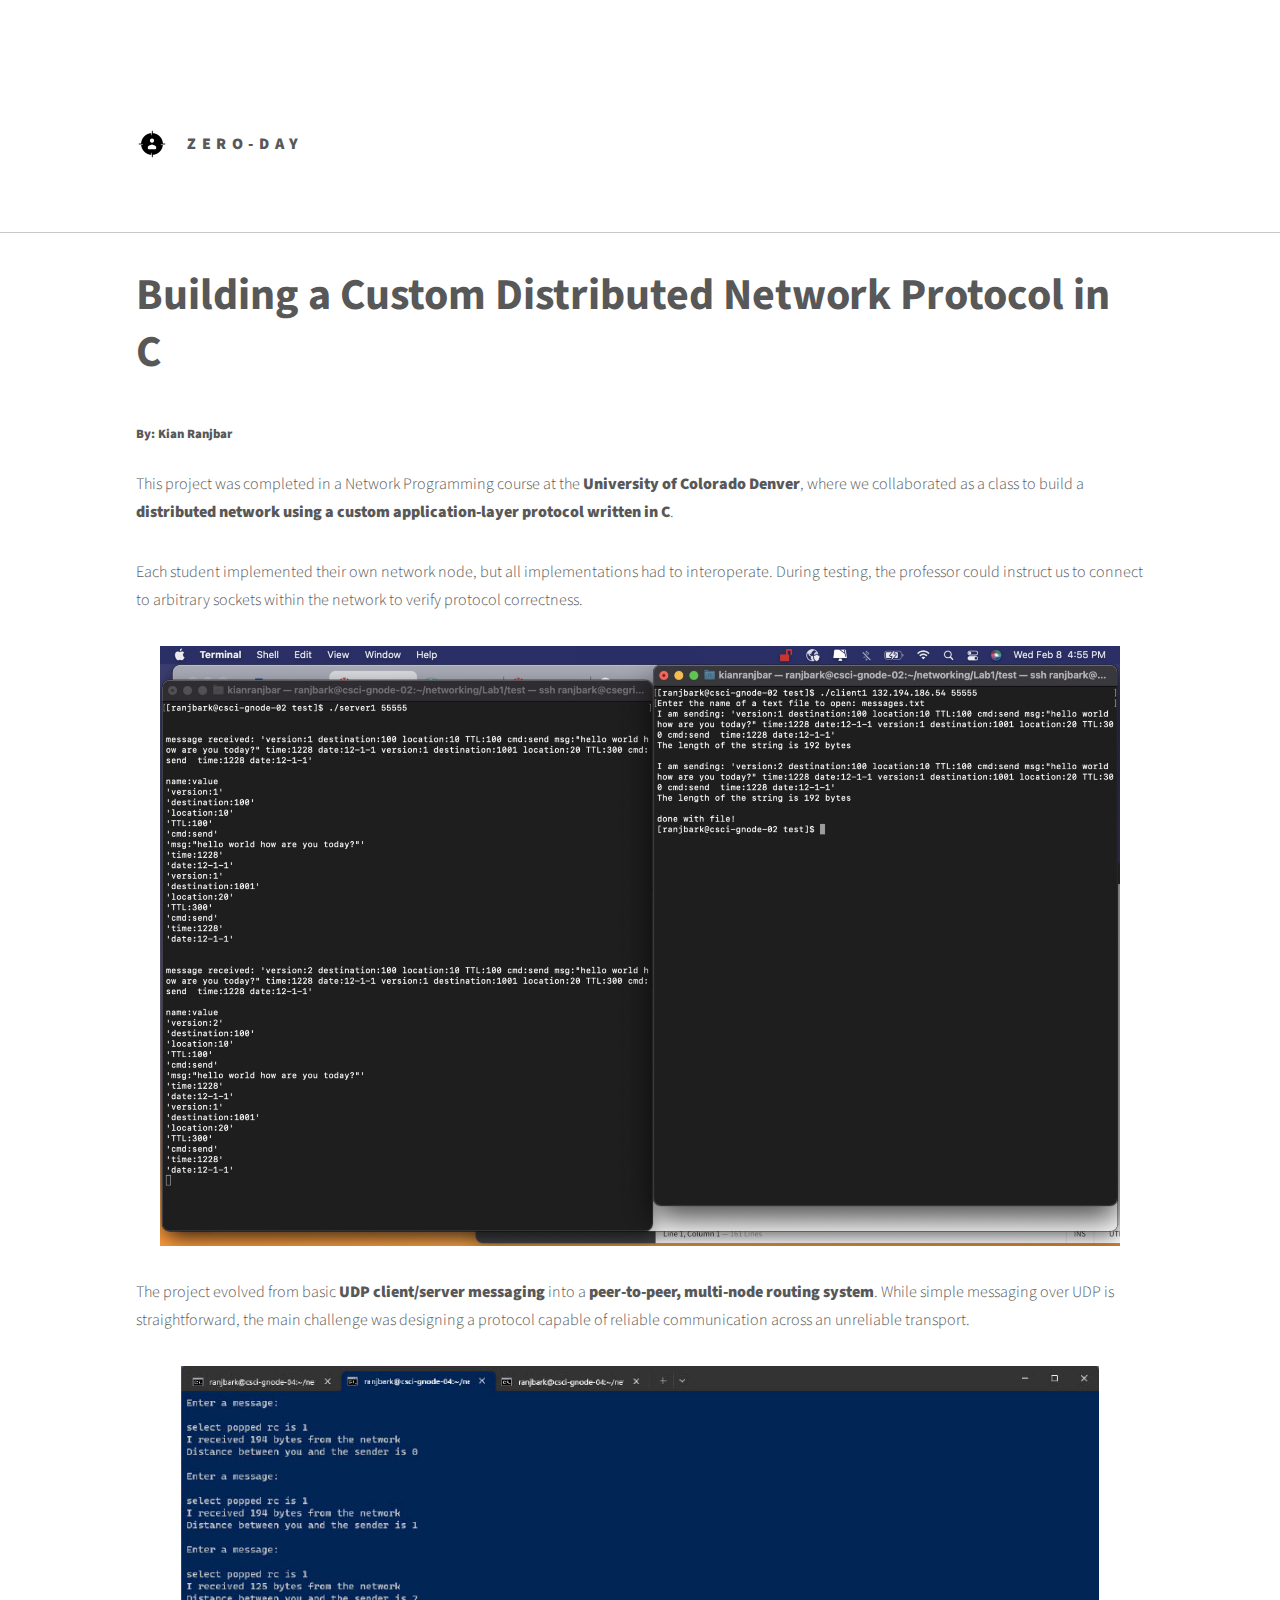
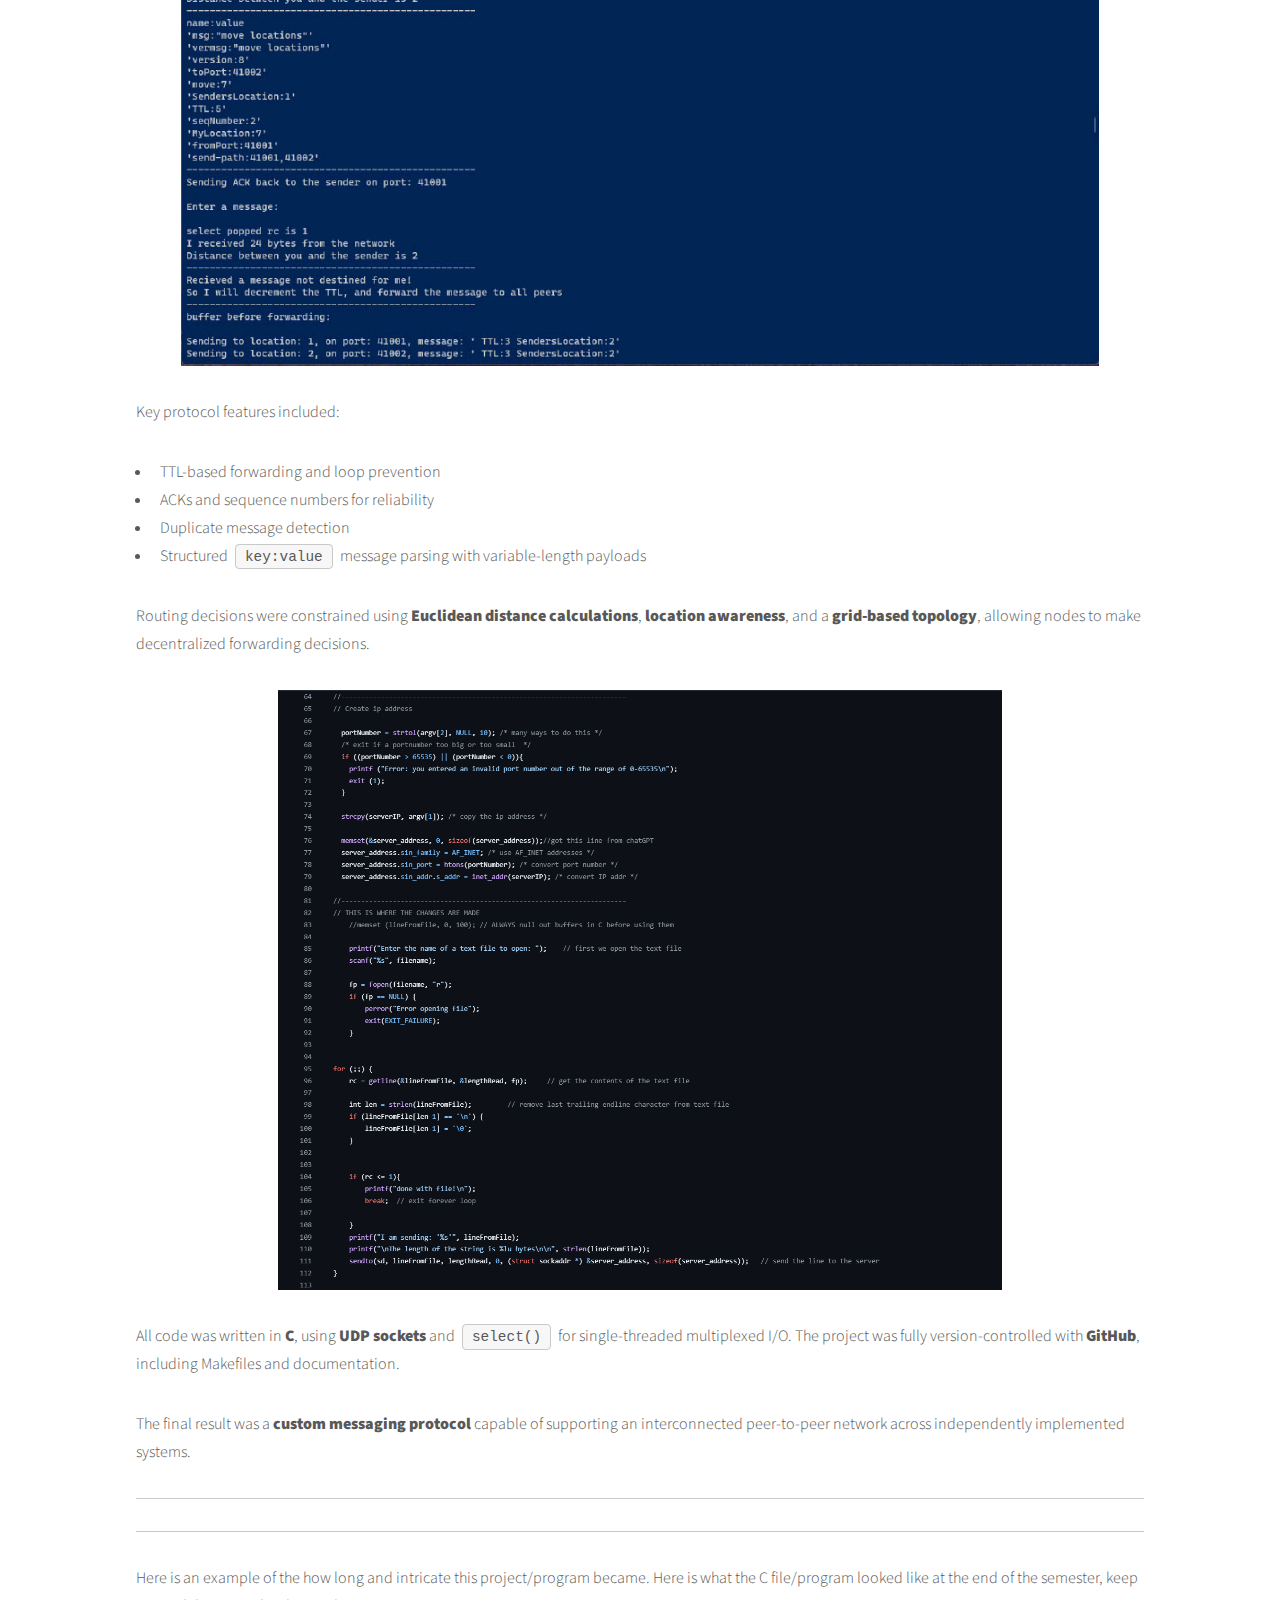
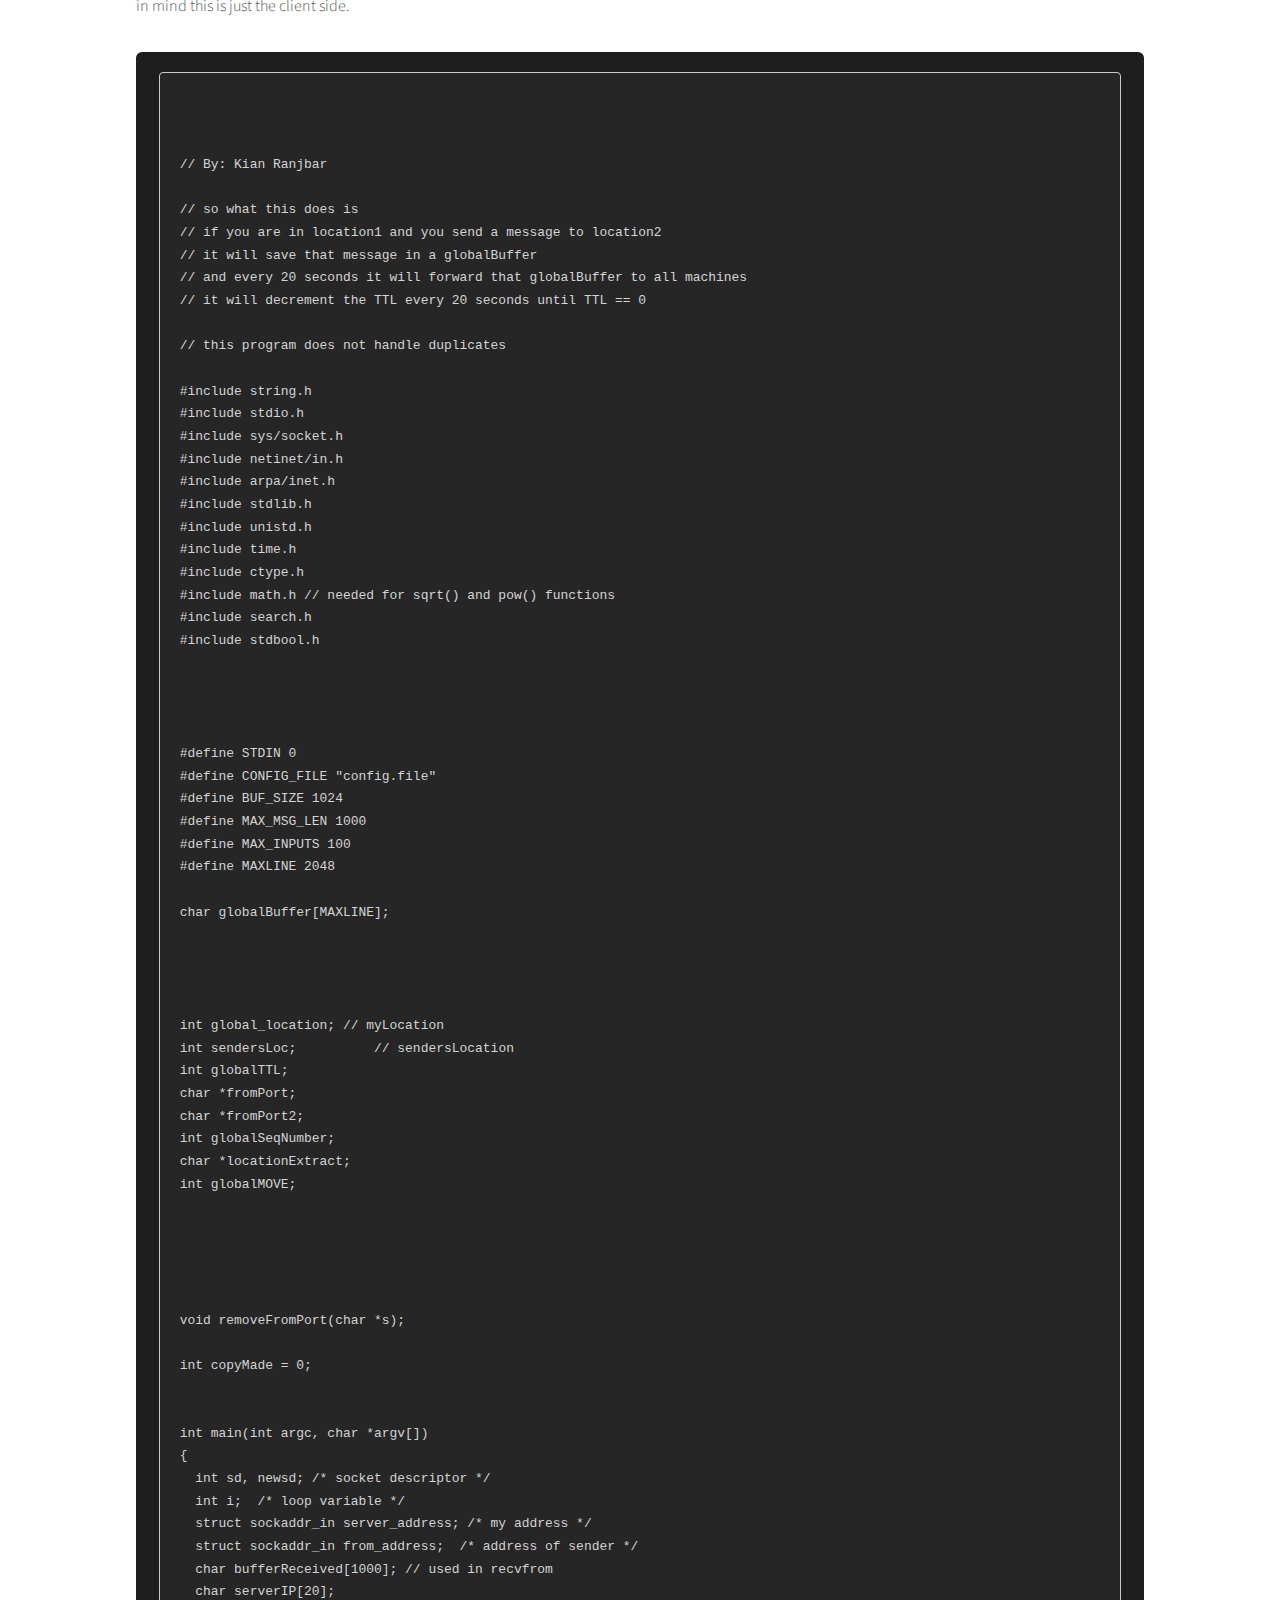
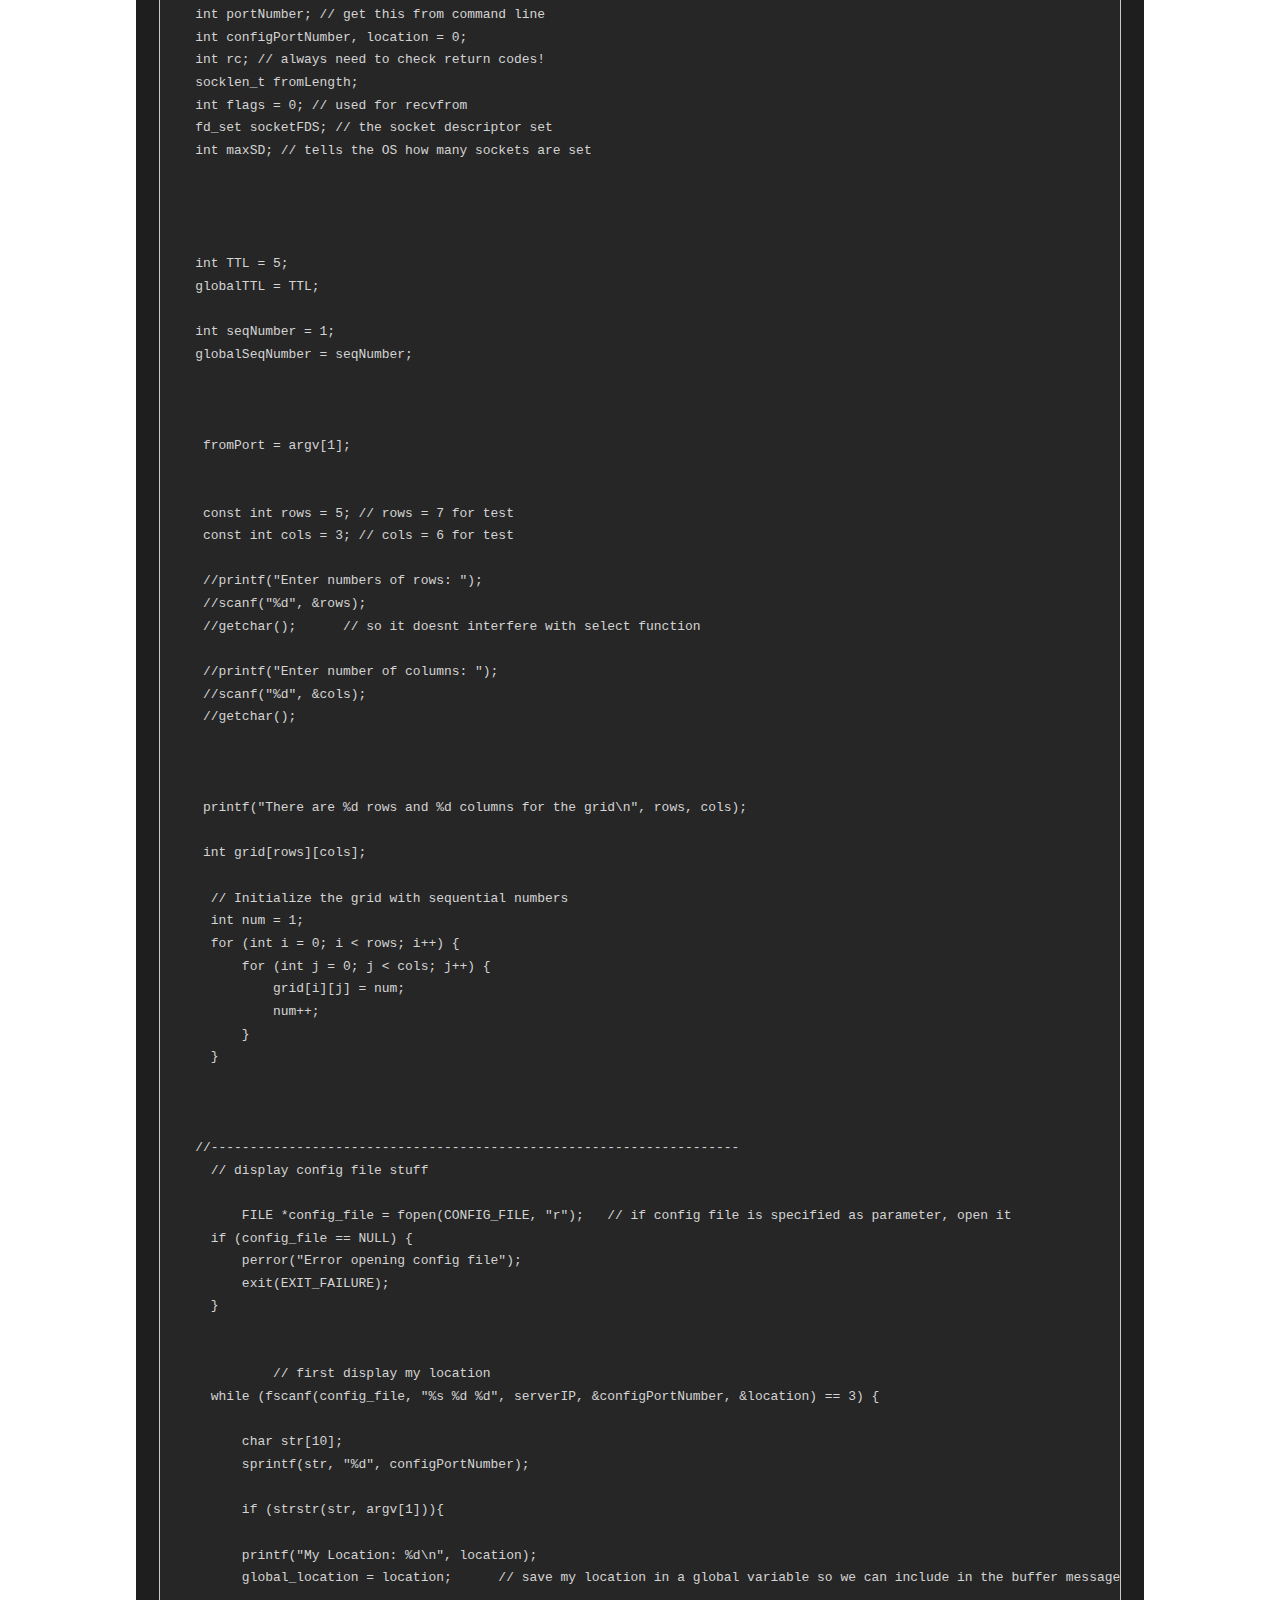
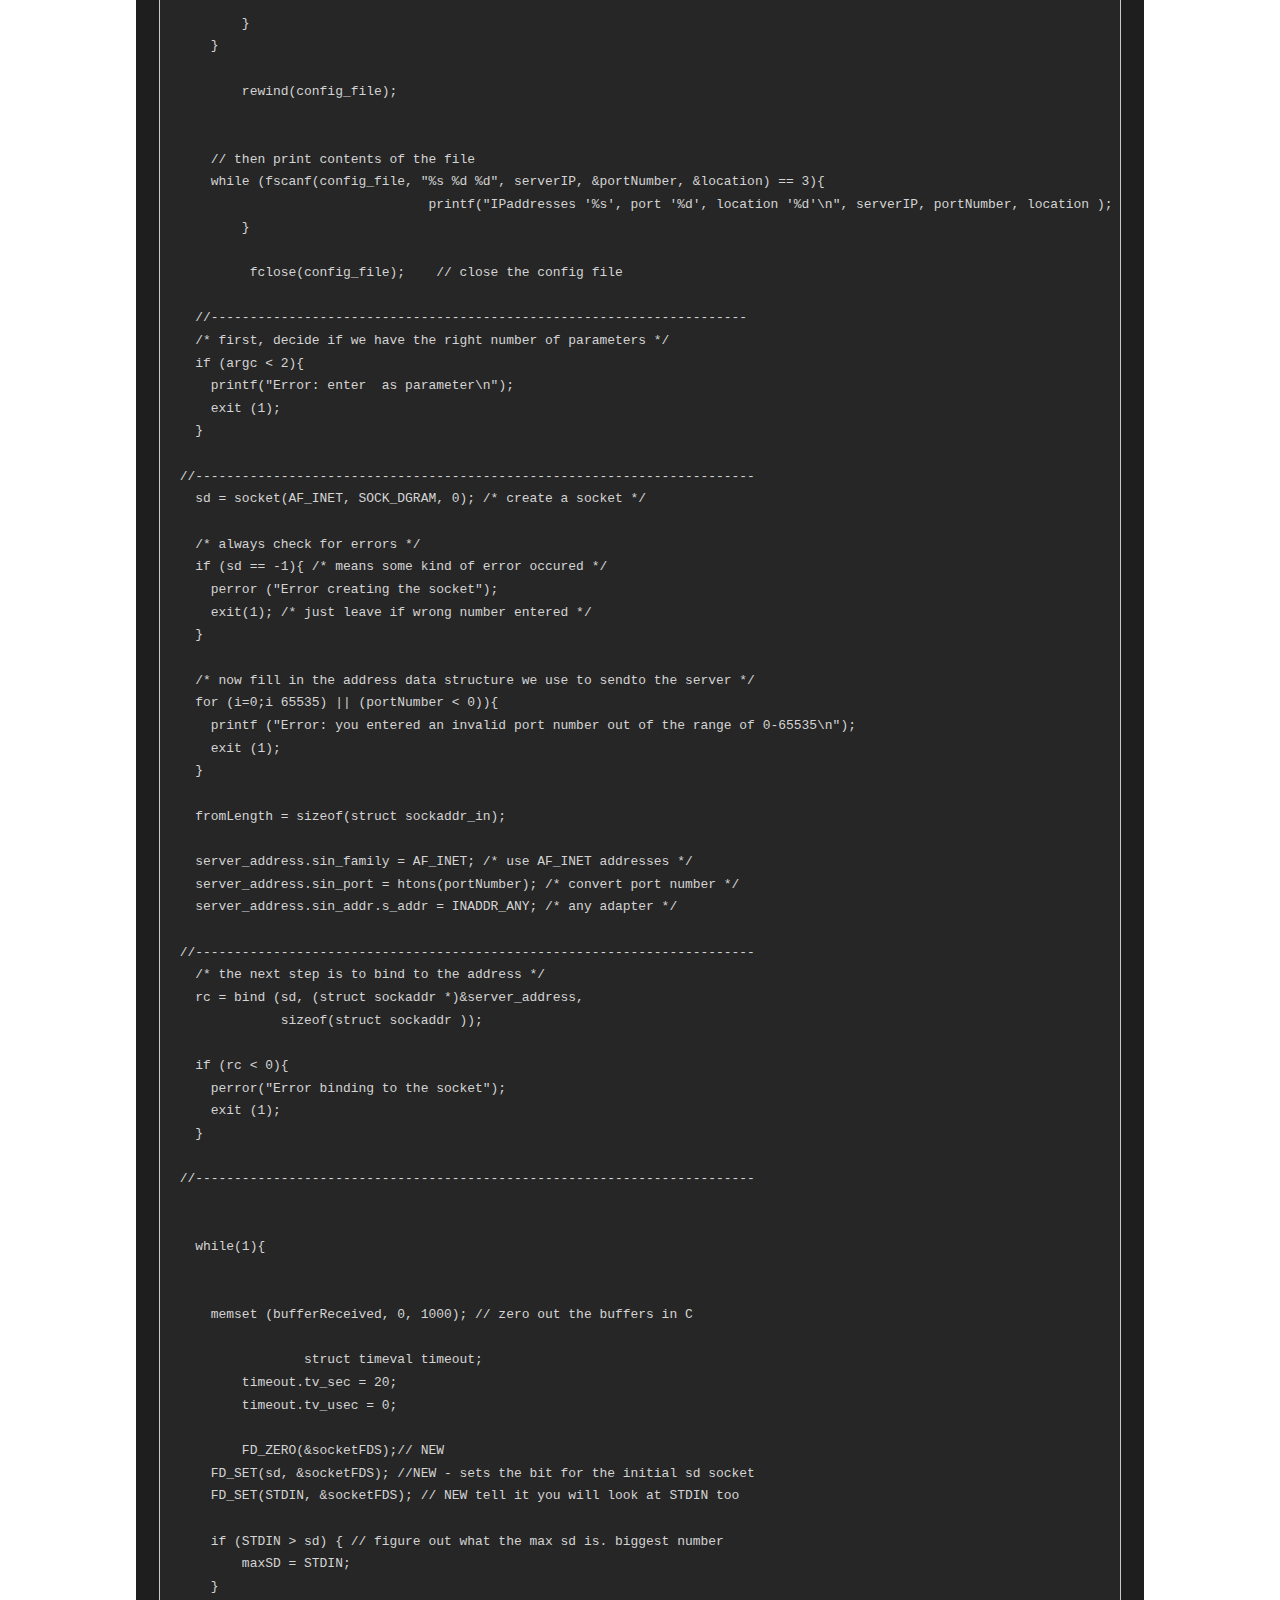
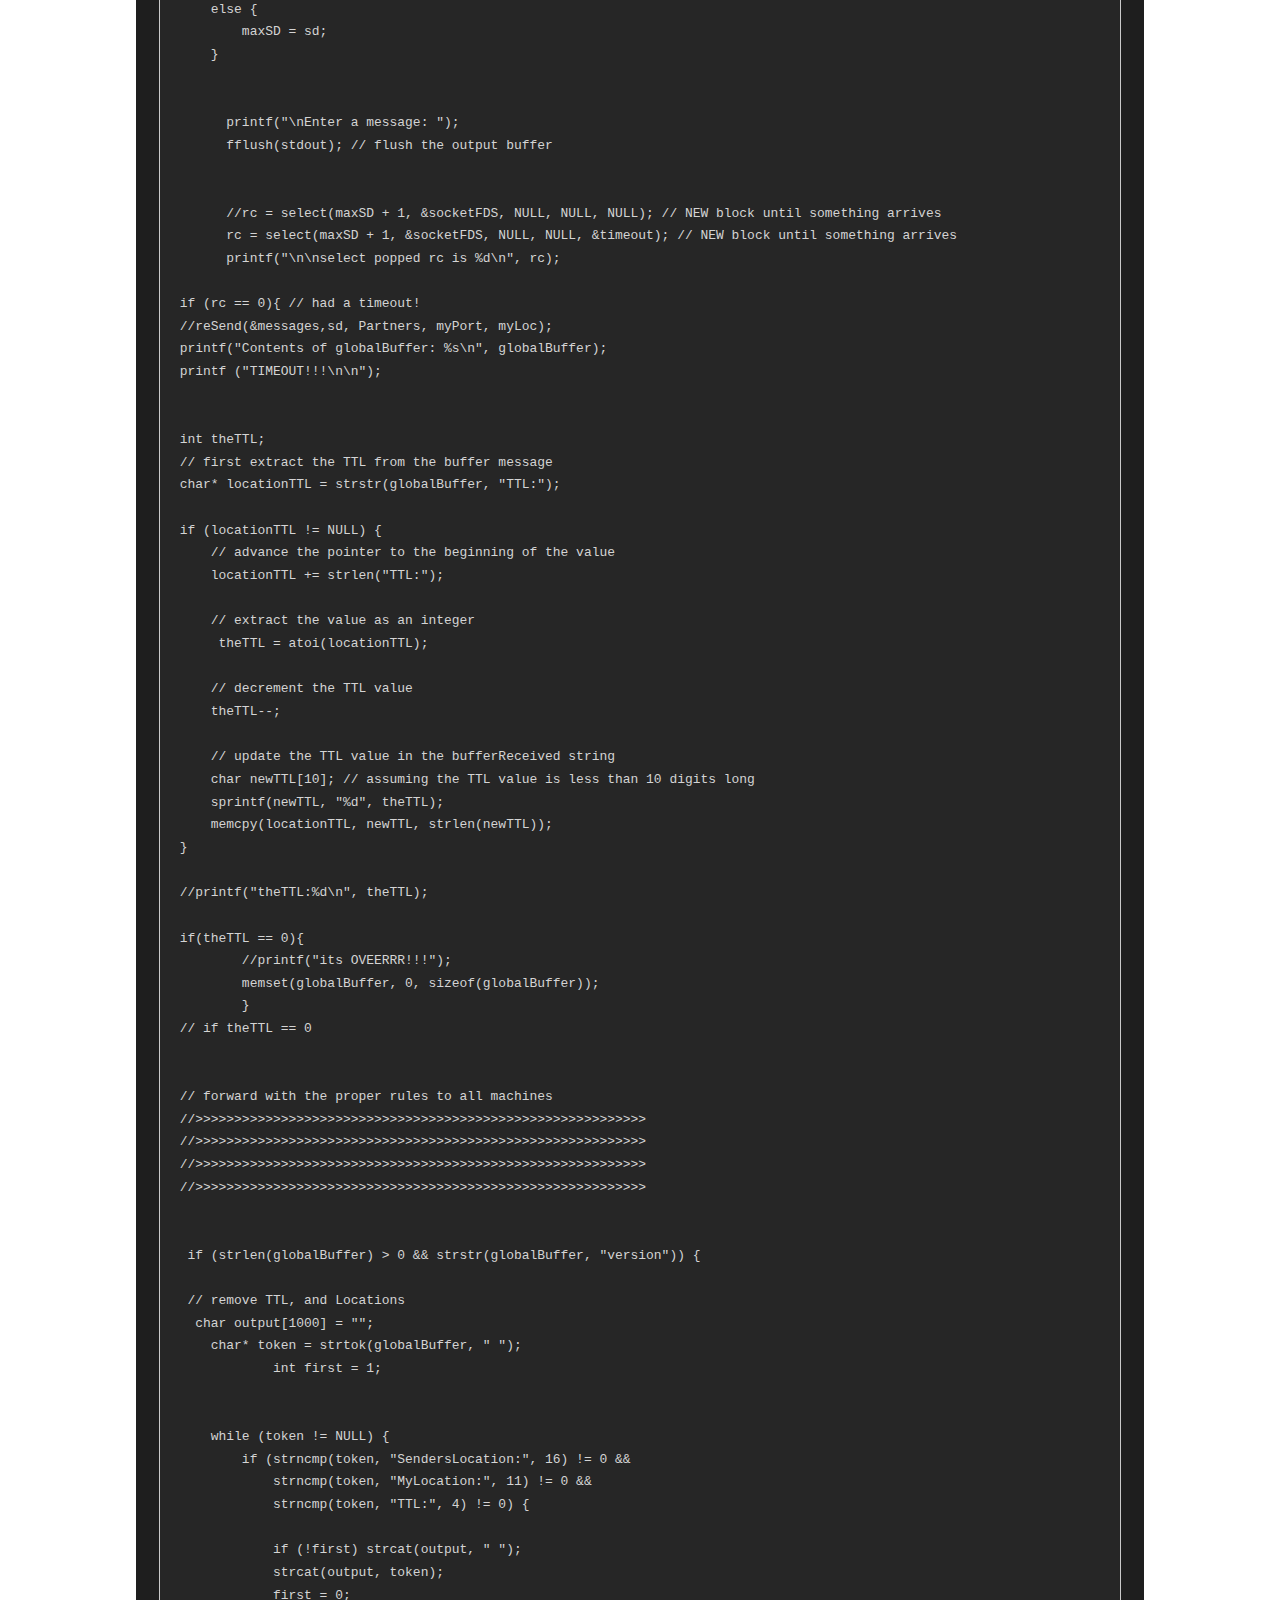
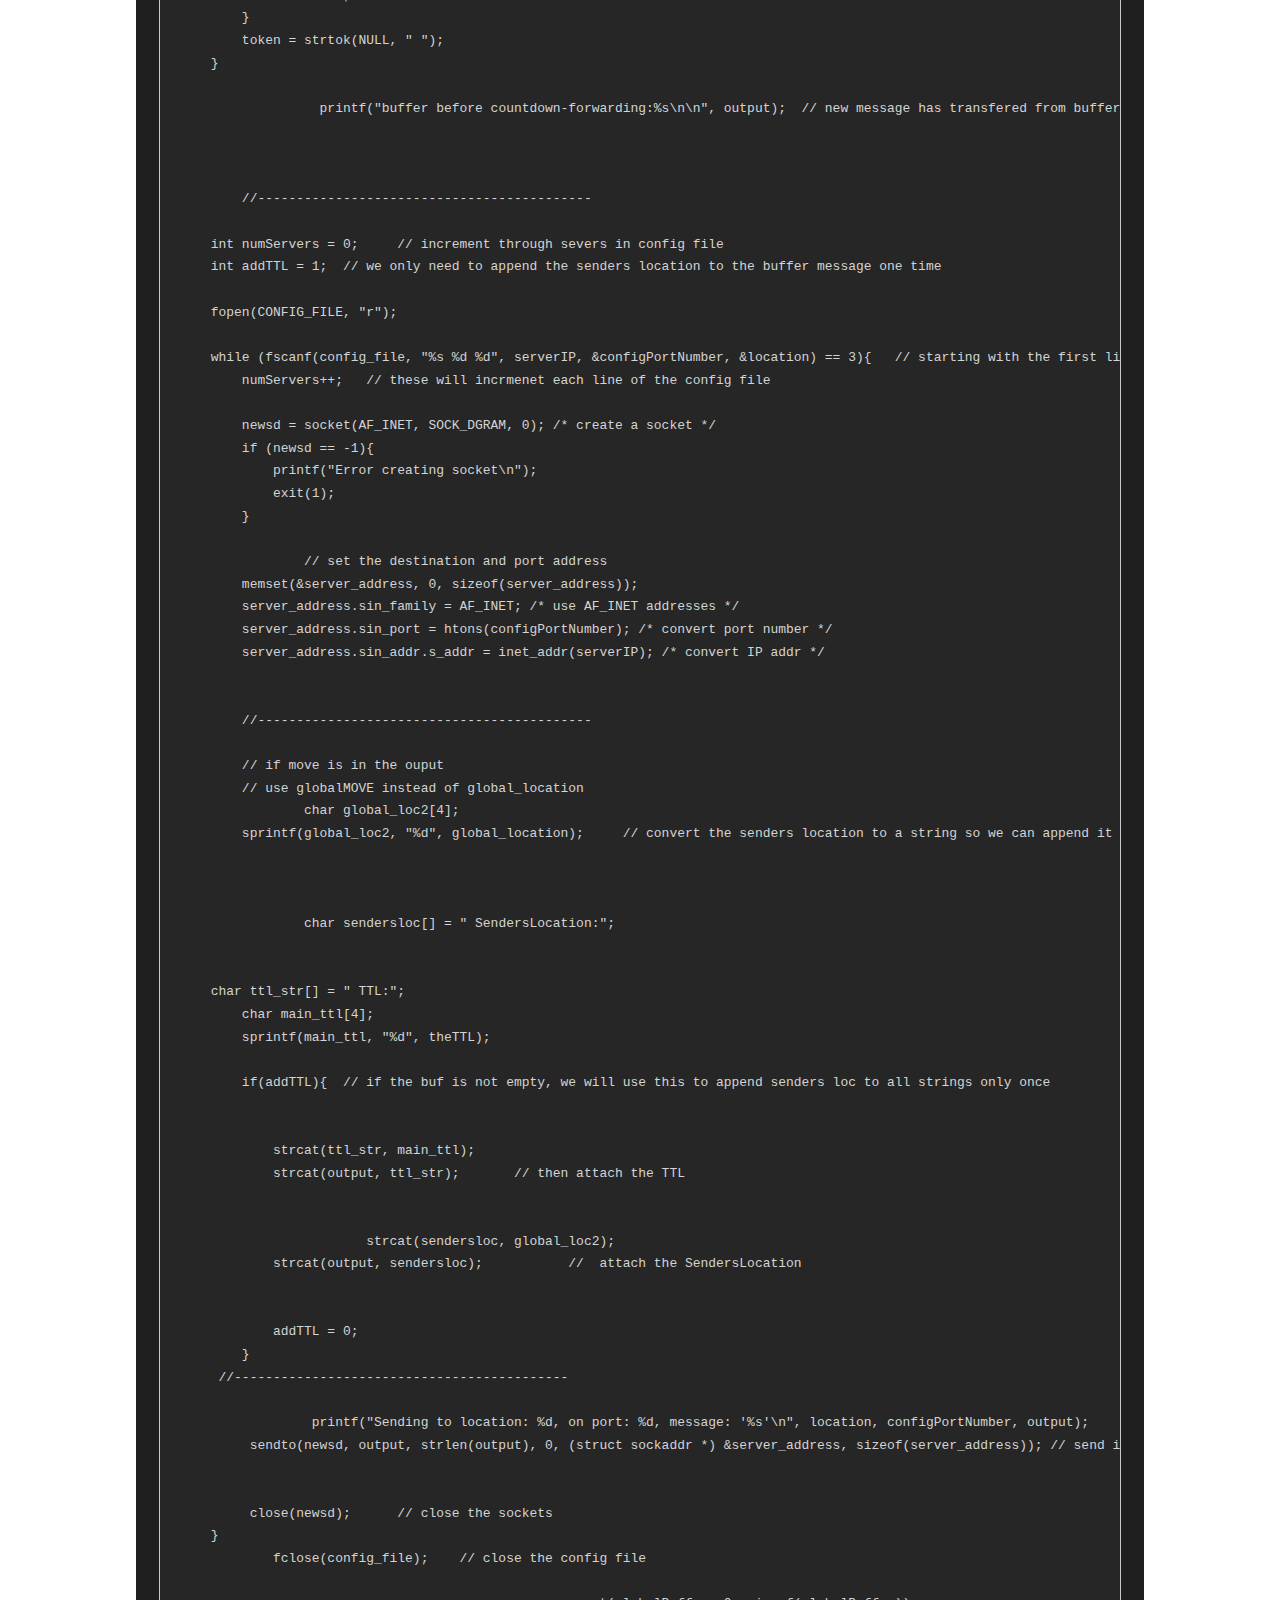
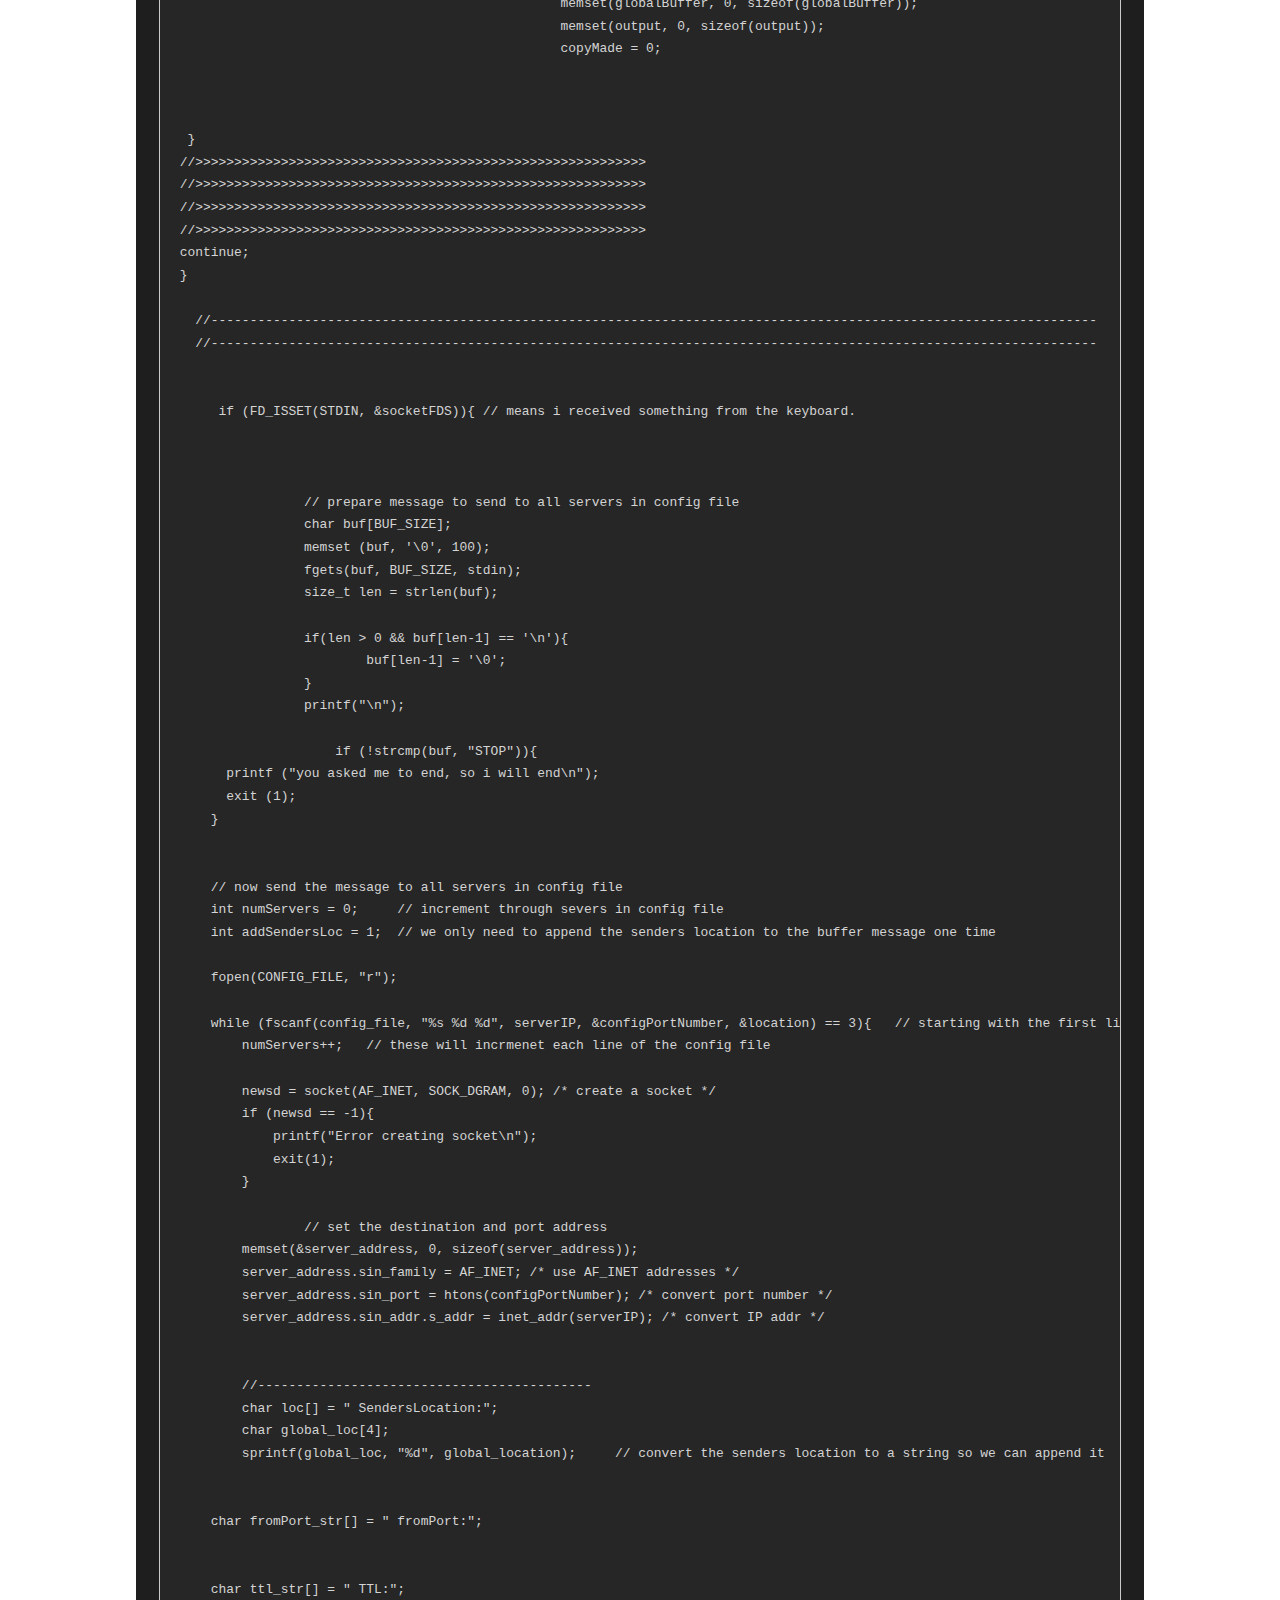
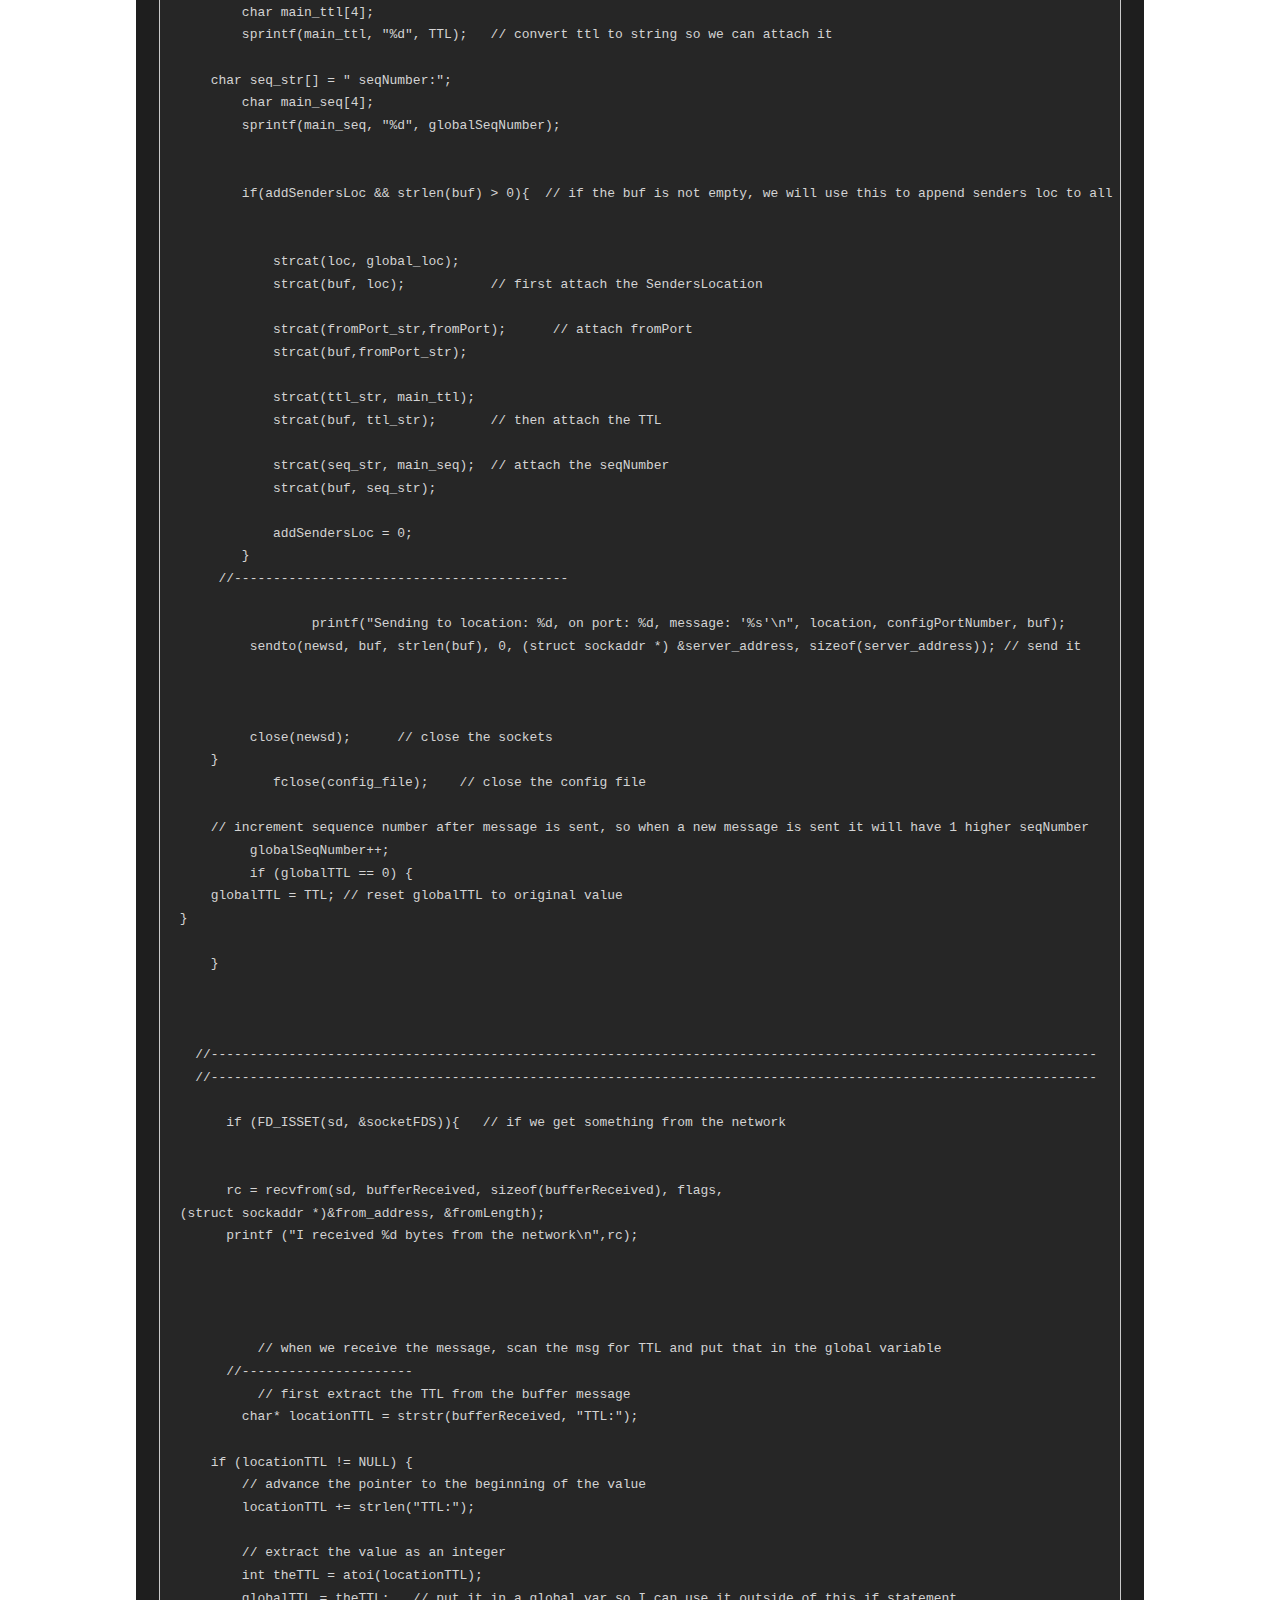
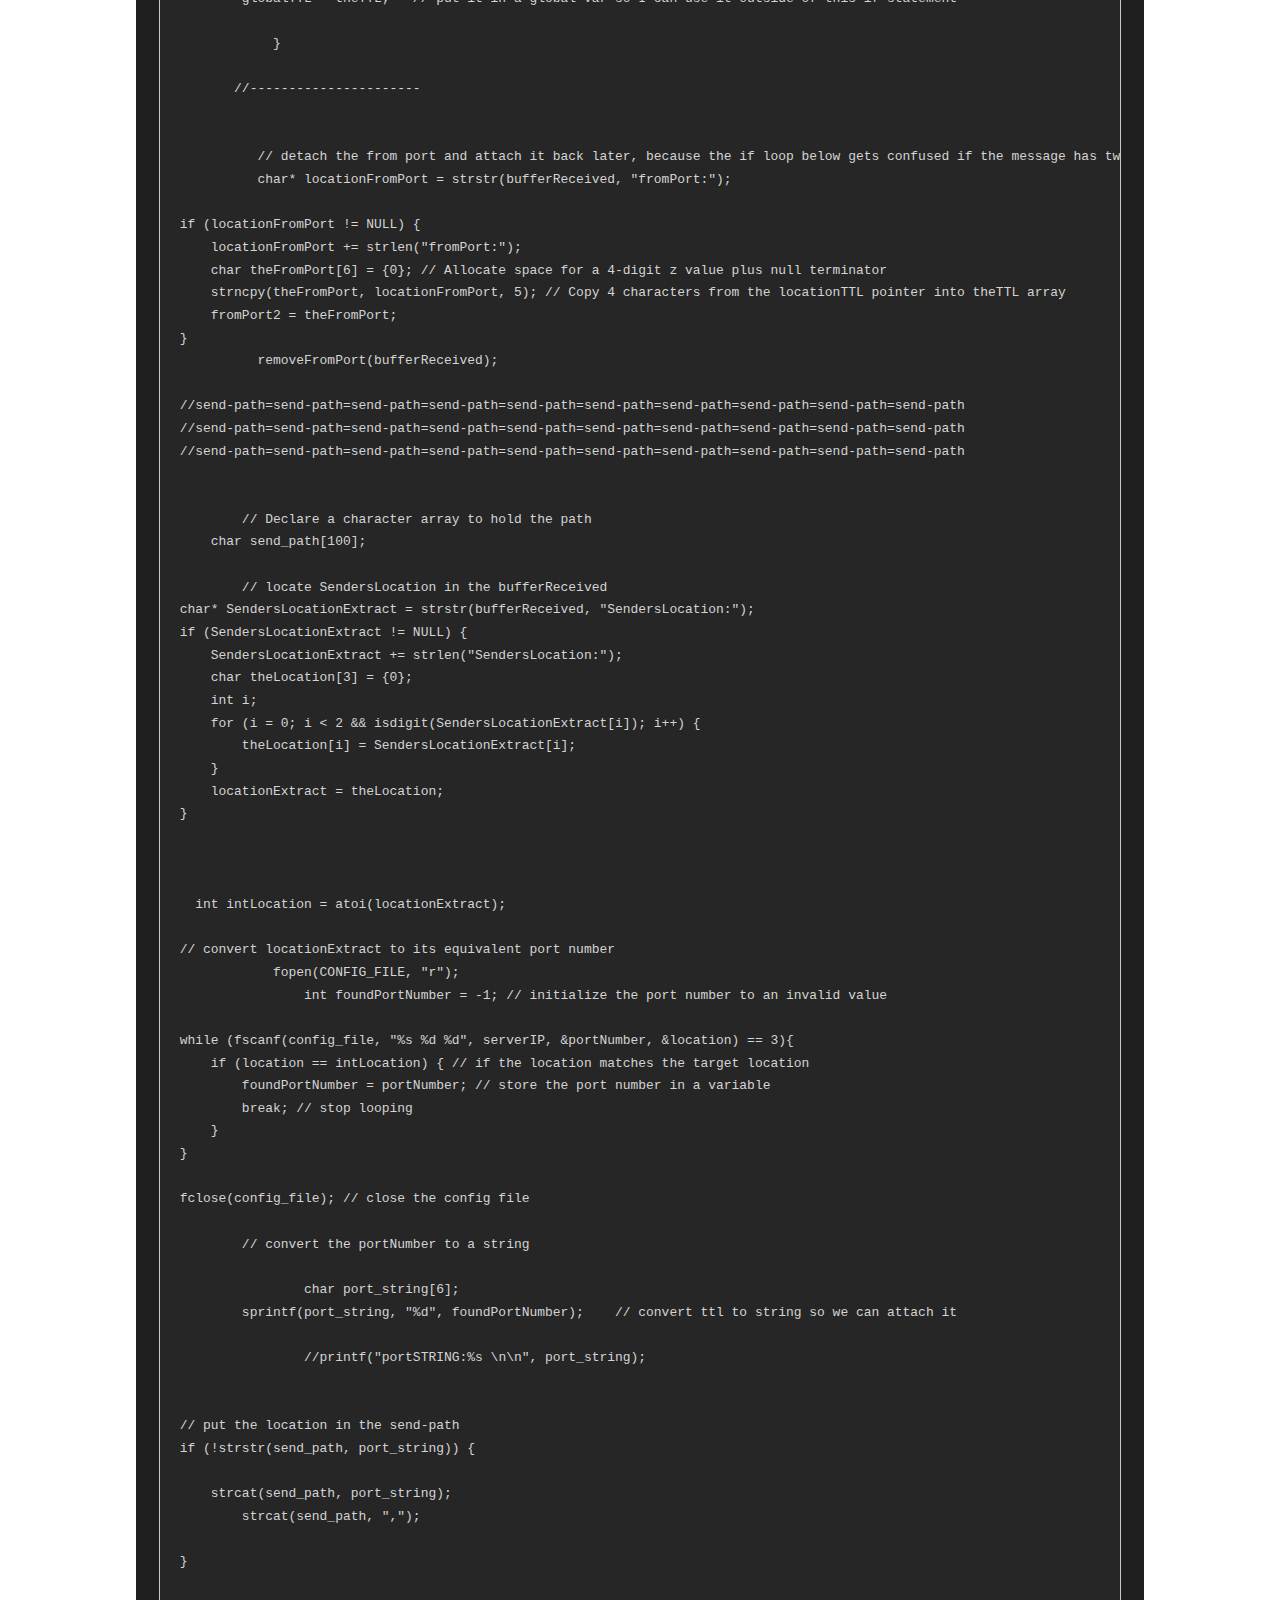
<file: cnet.html>
<!DOCTYPE HTML>
<html>
	<head>
		<title>Zero-Day Blog</title>
		<meta charset="utf-8" />
		<meta name="viewport" content="width=device-width, initial-scale=1, user-scalable=no" />
		<link rel="stylesheet" href="assets/css/main.css" />
		<noscript><link rel="stylesheet" href="assets/css/noscript.css" /></noscript>
<style>

/* Consistent, responsive blog images */
.blog-figure {
	max-width: 1000px;        /* consistent visual width */
	margin: 2rem auto;       /* center between text */
	text-align: center;
}

.blog-figure img {
	width: 100%;
	height: auto;
	max-height: 600px;       /* prevents huge tall images */
	object-fit: contain;     /* preserve full image */
	display: block;
	margin: 0 auto;
}

.blog-figure figcaption {
	margin-top: 0.75rem;
	font-size: 0.9rem;
	opacity: 0.8;
}

/* Code block styling */
.code-block {
	background: #1e1e1e;
	color: #d4d4d4;
	padding: 1.25rem;
	border-radius: 6px;
	overflow-x: auto;
	font-size: 0.9rem;
	line-height: 1.5;
	margin: 2rem 0;
}

.code-block code {
	font-family: Consolas, Monaco, "Courier New", monospace;
}
h1, h2, h3, h4, h5, h6 {
  text-transform: none; /* Reverts to original case */
}
h1, h2, h5 {
  letter-spacing: -0.001em; /* Use a negative value to bring letters closer */
}

		</style>

	</head>

	<body class="is-preload">
		<div id="wrapper">

			<!-- Header -->
			<header id="header">
				<div class="inner">
					<a href="index.html" class="logo">
						<span class="symbol"><img src="images/target.png" alt="" /></span>
						<span class="title">Zero-Day</span>
					</a>
				</div>
<hr>
			</header>

			<!-- Main Content -->
			<div id="main">
				<div class="inner">

					<section>
						<h1>Building a Custom Distributed Network Protocol in C</h1>
<h5>By: Kian Ranjbar</h5>

						<p>
							This project was completed in a Network Programming course at the
							<strong>University of Colorado Denver</strong>, where we collaborated as a
							class to build a <strong>distributed network using a custom application-layer
							protocol written in C</strong>.
						</p>

						<p>
							Each student implemented their own network node, but all implementations had
							to interoperate. During testing, the professor could instruct us to connect
							to arbitrary sockets within the network to verify protocol correctness.
						</p>

						<!-- IMAGE 1 -->
						<figure class="blog-figure">
							<img src="images/cnet/clientserver.jpg" alt="" />

						</figure>

						<p>
							The project evolved from basic <strong>UDP client/server messaging</strong>
							into a <strong>peer-to-peer, multi-node routing system</strong>. While simple
							messaging over UDP is straightforward, the main challenge was designing a
							protocol capable of reliable communication across an unreliable transport.
						</p>

						<!-- IMAGE 2 -->
						<figure class="blog-figure">
							<img src="images/cnet/output.jpg" alt="" />

						</figure>

						<p>Key protocol features included:</p>
						<ul>
							<li>TTL-based forwarding and loop prevention</li>
							<li>ACKs and sequence numbers for reliability</li>
							<li>Duplicate message detection</li>
							<li>Structured <code>key:value</code> message parsing with variable-length payloads</li>
						</ul>

						<p>
							Routing decisions were constrained using <strong>Euclidean distance calculations</strong>,
							<strong>location awareness</strong>, and a <strong>grid-based topology</strong>,
							allowing nodes to make decentralized forwarding decisions.
						</p>

						<!-- IMAGE 3 -->
						<figure class="blog-figure">
							<img src="images/cnet/codesnippet.png" alt="" />
						</figure>

						<p>
							All code was written in <strong>C</strong>, using <strong>UDP sockets</strong>
							and <code>select()</code> for single-threaded multiplexed I/O. The project was
							fully version-controlled with <strong>GitHub</strong>, including Makefiles and
							documentation.
						</p>

						<p>
							The final result was a <strong>custom messaging protocol</strong> capable of
							supporting an interconnected peer-to-peer network across independently
							implemented systems.
						</p>
<hr><hr>

<p>
Here is an example of the how long and intricate this project/program became. Here is what the C file/program looked like at the end of the semester, keep in mind this is just the client side. 

</p>


<pre class="code-block"><code>


// By: Kian Ranjbar

// so what this does is
// if you are in location1 and you send a message to location2
// it will save that message in a globalBuffer
// and every 20 seconds it will forward that globalBuffer to all machines
// it will decrement the TTL every 20 seconds until TTL == 0

// this program does not handle duplicates

#include string.h
#include stdio.h
#include sys/socket.h
#include netinet/in.h
#include arpa/inet.h
#include stdlib.h
#include unistd.h
#include time.h
#include ctype.h
#include math.h // needed for sqrt() and pow() functions
#include search.h
#include stdbool.h




#define STDIN 0
#define CONFIG_FILE "config.file"
#define BUF_SIZE 1024
#define MAX_MSG_LEN 1000
#define MAX_INPUTS 100
#define MAXLINE 2048

char globalBuffer[MAXLINE];




int global_location; // myLocation
int sendersLoc; 	 // sendersLocation
int globalTTL;
char *fromPort;
char *fromPort2;
int globalSeqNumber;
char *locationExtract;
int globalMOVE;





void removeFromPort(char *s);

int copyMade = 0;


int main(int argc, char *argv[])
{
  int sd, newsd; /* socket descriptor */
  int i;  /* loop variable */
  struct sockaddr_in server_address; /* my address */
  struct sockaddr_in from_address;  /* address of sender */
  char bufferReceived[1000]; // used in recvfrom
  char serverIP[20]; 
  int portNumber; // get this from command line
  int configPortNumber, location = 0; 
  int rc; // always need to check return codes!
  socklen_t fromLength;
  int flags = 0; // used for recvfrom
  fd_set socketFDS; // the socket descriptor set
  int maxSD; // tells the OS how many sockets are set
    
	

  
  int TTL = 5;
  globalTTL = TTL;
    
  int seqNumber = 1;
  globalSeqNumber = seqNumber;

    
    
   fromPort = argv[1];    
 
    
   const int rows = 5; // rows = 7 for test
   const int cols = 3; // cols = 6 for test
   
   //printf("Enter numbers of rows: ");
   //scanf("%d", &rows);
   //getchar();      // so it doesnt interfere with select function

   //printf("Enter number of columns: ");
   //scanf("%d", &cols);
   //getchar();

   
    
   printf("There are %d rows and %d columns for the grid\n", rows, cols);
 
   int grid[rows][cols];

    // Initialize the grid with sequential numbers
    int num = 1;
    for (int i = 0; i < rows; i++) {
        for (int j = 0; j < cols; j++) {
            grid[i][j] = num;
            num++;
        }
    }
  
        
    
  //--------------------------------------------------------------------
    // display config file stuff
    
        FILE *config_file = fopen(CONFIG_FILE, "r");   // if config file is specified as parameter, open it
    if (config_file == NULL) {
        perror("Error opening config file");
        exit(EXIT_FAILURE);
    }
  
	
	    // first display my location 
    while (fscanf(config_file, "%s %d %d", serverIP, &configPortNumber, &location) == 3) {
        
        char str[10];
        sprintf(str, "%d", configPortNumber);
        
        if (strstr(str, argv[1])){
            
        printf("My Location: %d\n", location);
	global_location = location;      // save my location in a global variable so we can include in the buffer message

        }
    }
    
        rewind(config_file);

	
    // then print contents of the file
    while (fscanf(config_file, "%s %d %d", serverIP, &portNumber, &location) == 3){
				printf("IPaddresses '%s', port '%d', location '%d'\n", serverIP, portNumber, location );
	}
		
	 fclose(config_file);    // close the config file
  
  //---------------------------------------------------------------------
  /* first, decide if we have the right number of parameters */
  if (argc < 2){
    printf("Error: enter <Port Number> as parameter\n");
    exit (1);
  }

//------------------------------------------------------------------------
  sd = socket(AF_INET, SOCK_DGRAM, 0); /* create a socket */

  /* always check for errors */
  if (sd == -1){ /* means some kind of error occured */
    perror ("Error creating the socket");
    exit(1); /* just leave if wrong number entered */
  }

  /* now fill in the address data structure we use to sendto the server */
  for (i=0;i<strlen(argv[1]); i++){
    if (!isdigit(argv[1][i]))
      {
	printf ("Error: the port number must be a numerical integer\n");
	exit(1);
      }
  }
//------------------------------------------------------------------------
// make ip address
    
  portNumber = strtol(argv[1], NULL, 10); /* many ways to do this */

  if ((portNumber > 65535) || (portNumber < 0)){
    printf ("Error: you entered an invalid port number out of the range of 0-65535\n");
    exit (1);
  }

  fromLength = sizeof(struct sockaddr_in);

  server_address.sin_family = AF_INET; /* use AF_INET addresses */
  server_address.sin_port = htons(portNumber); /* convert port number */
  server_address.sin_addr.s_addr = INADDR_ANY; /* any adapter */
  
//------------------------------------------------------------------------
  /* the next step is to bind to the address */
  rc = bind (sd, (struct sockaddr *)&server_address,
	     sizeof(struct sockaddr ));
  
  if (rc < 0){
    perror("Error binding to the socket");
    exit (1);
  }

//------------------------------------------------------------------------

    
  while(1){ 
    
    
    memset (bufferReceived, 0, 1000); // zero out the buffers in C
	
		struct timeval timeout;
        timeout.tv_sec = 20;
        timeout.tv_usec = 0;

	FD_ZERO(&socketFDS);// NEW                                 
    FD_SET(sd, &socketFDS); //NEW - sets the bit for the initial sd socket
    FD_SET(STDIN, &socketFDS); // NEW tell it you will look at STDIN too
      
    if (STDIN > sd) { // figure out what the max sd is. biggest number
        maxSD = STDIN;
    }
    else {
        maxSD = sd;
    }

      
      printf("\nEnter a message: ");
      fflush(stdout); // flush the output buffer
	  
	  
      //rc = select(maxSD + 1, &socketFDS, NULL, NULL, NULL); // NEW block until something arrives
      rc = select(maxSD + 1, &socketFDS, NULL, NULL, &timeout); // NEW block until something arrives
      printf("\n\nselect popped rc is %d\n", rc);

if (rc == 0){ // had a timeout!
//reSend(&messages,sd, Partners, myPort, myLoc);
printf("Contents of globalBuffer: %s\n", globalBuffer);
printf ("TIMEOUT!!!\n\n");


int theTTL;
// first extract the TTL from the buffer message          
char* locationTTL = strstr(globalBuffer, "TTL:");

if (locationTTL != NULL) {
    // advance the pointer to the beginning of the value
    locationTTL += strlen("TTL:");

    // extract the value as an integer
     theTTL = atoi(locationTTL);
    
    // decrement the TTL value
    theTTL--;
    
    // update the TTL value in the bufferReceived string
    char newTTL[10]; // assuming the TTL value is less than 10 digits long
    sprintf(newTTL, "%d", theTTL);
    memcpy(locationTTL, newTTL, strlen(newTTL));
}

//printf("theTTL:%d\n", theTTL);

if(theTTL == 0){
	//printf("its OVEERRR!!!");
	memset(globalBuffer, 0, sizeof(globalBuffer));
	}
// if theTTL == 0


// forward with the proper rules to all machines
//>>>>>>>>>>>>>>>>>>>>>>>>>>>>>>>>>>>>>>>>>>>>>>>>>>>>>>>>>>
//>>>>>>>>>>>>>>>>>>>>>>>>>>>>>>>>>>>>>>>>>>>>>>>>>>>>>>>>>>
//>>>>>>>>>>>>>>>>>>>>>>>>>>>>>>>>>>>>>>>>>>>>>>>>>>>>>>>>>>
//>>>>>>>>>>>>>>>>>>>>>>>>>>>>>>>>>>>>>>>>>>>>>>>>>>>>>>>>>>


 if (strlen(globalBuffer) > 0 && strstr(globalBuffer, "version")) {
	 
 // remove TTL, and Locations
  char output[1000] = "";
    char* token = strtok(globalBuffer, " ");
	    int first = 1;


    while (token != NULL) {
        if (strncmp(token, "SendersLocation:", 16) != 0 &&
            strncmp(token, "MyLocation:", 11) != 0 &&
            strncmp(token, "TTL:", 4) != 0) {
				
            if (!first) strcat(output, " ");
            strcat(output, token);
            first = 0;
        }
        token = strtok(NULL, " ");
    }

 		  printf("buffer before countdown-forwarding:%s\n\n", output);	// new message has transfered from bufferReceived to output

 
 
	//-------------------------------------------
                 
    int numServers = 0;     // increment through severs in config file
    int addTTL = 1;  // we only need to append the senders location to the buffer message one time
		
    fopen(CONFIG_FILE, "r");

    while (fscanf(config_file, "%s %d %d", serverIP, &configPortNumber, &location) == 3){   // starting with the first line of the config file 
        numServers++;   // these will incrmenet each line of the config file
        
        newsd = socket(AF_INET, SOCK_DGRAM, 0); /* create a socket */
        if (newsd == -1){
            printf("Error creating socket\n");
            exit(1);
        }
        
		// set the destination and port address
        memset(&server_address, 0, sizeof(server_address));
        server_address.sin_family = AF_INET; /* use AF_INET addresses */
        server_address.sin_port = htons(configPortNumber); /* convert port number */
        server_address.sin_addr.s_addr = inet_addr(serverIP); /* convert IP addr */
        

	//-------------------------------------------
	
	// if move is in the ouput 
	// use globalMOVE instead of global_location
	        char global_loc2[4];
        sprintf(global_loc2, "%d", global_location);     // convert the senders location to a string so we can append it
        
	

		char sendersloc[] = " SendersLocation:";


    char ttl_str[] = " TTL:";
        char main_ttl[4];
        sprintf(main_ttl, "%d", theTTL);
        
        if(addTTL){  // if the buf is not empty, we will use this to append senders loc to all strings only once
            

            strcat(ttl_str, main_ttl);
            strcat(output, ttl_str);       // then attach the TTL
			
			
			strcat(sendersloc, global_loc2);
            strcat(output, sendersloc);           //  attach the SendersLocation
            
            
            addTTL = 0;
        }
     //-------------------------------------------
        
		 printf("Sending to location: %d, on port: %d, message: '%s'\n", location, configPortNumber, output);         //print what we are sending to server
         sendto(newsd, output, strlen(output), 0, (struct sockaddr *) &server_address, sizeof(server_address)); // send it


         close(newsd);      // close the sockets
    }
            fclose(config_file);    // close the config file
			
						 memset(globalBuffer, 0, sizeof(globalBuffer));
						 memset(output, 0, sizeof(output));
						 copyMade = 0;

			
                    
 }
//>>>>>>>>>>>>>>>>>>>>>>>>>>>>>>>>>>>>>>>>>>>>>>>>>>>>>>>>>>
//>>>>>>>>>>>>>>>>>>>>>>>>>>>>>>>>>>>>>>>>>>>>>>>>>>>>>>>>>>
//>>>>>>>>>>>>>>>>>>>>>>>>>>>>>>>>>>>>>>>>>>>>>>>>>>>>>>>>>>
//>>>>>>>>>>>>>>>>>>>>>>>>>>>>>>>>>>>>>>>>>>>>>>>>>>>>>>>>>>
continue;
}

  //------------------------------------------------------------------------------------------------------------------
  //------------------------------------------------------------------------------------------------------------------
      
  
     if (FD_ISSET(STDIN, &socketFDS)){ // means i received something from the keyboard. 
     
         
    
		// prepare message to send to all servers in config file
		char buf[BUF_SIZE];
		memset (buf, '\0', 100);
		fgets(buf, BUF_SIZE, stdin);
		size_t len = strlen(buf);
		
		if(len > 0 && buf[len-1] == '\n'){
			buf[len-1] = '\0';
		}
		printf("\n");

		    if (!strcmp(buf, "STOP")){
      printf ("you asked me to end, so i will end\n");
      exit (1);
    }
      
       
    // now send the message to all servers in config file  
    int numServers = 0;     // increment through severs in config file
    int addSendersLoc = 1;  // we only need to append the senders location to the buffer message one time
		
    fopen(CONFIG_FILE, "r");

    while (fscanf(config_file, "%s %d %d", serverIP, &configPortNumber, &location) == 3){   // starting with the first line of the config file 
        numServers++;   // these will incrmenet each line of the config file
        
        newsd = socket(AF_INET, SOCK_DGRAM, 0); /* create a socket */
        if (newsd == -1){
            printf("Error creating socket\n");
            exit(1);
        }
        
		// set the destination and port address
        memset(&server_address, 0, sizeof(server_address));
        server_address.sin_family = AF_INET; /* use AF_INET addresses */
        server_address.sin_port = htons(configPortNumber); /* convert port number */
        server_address.sin_addr.s_addr = inet_addr(serverIP); /* convert IP addr */
        

	//-------------------------------------------
	char loc[] = " SendersLocation:";
        char global_loc[4];
        sprintf(global_loc, "%d", global_location);     // convert the senders location to a string so we can append it
        
        
    char fromPort_str[] = " fromPort:";

        
    char ttl_str[] = " TTL:";
        char main_ttl[4];
        sprintf(main_ttl, "%d", TTL);	// convert ttl to string so we can attach it
        
    char seq_str[] = " seqNumber:";
        char main_seq[4];
        sprintf(main_seq, "%d", globalSeqNumber);
		        
        
        if(addSendersLoc && strlen(buf) > 0){  // if the buf is not empty, we will use this to append senders loc to all strings only once
            
            
            strcat(loc, global_loc);
            strcat(buf, loc);           // first attach the SendersLocation
            
            strcat(fromPort_str,fromPort);	// attach fromPort
            strcat(buf,fromPort_str);
            
            strcat(ttl_str, main_ttl);
            strcat(buf, ttl_str);       // then attach the TTL
            
            strcat(seq_str, main_seq);	// attach the seqNumber
            strcat(buf, seq_str);
            
            addSendersLoc = 0;
        }
     //-------------------------------------------
        
		 printf("Sending to location: %d, on port: %d, message: '%s'\n", location, configPortNumber, buf);         //print what we are sending to server
         sendto(newsd, buf, strlen(buf), 0, (struct sockaddr *) &server_address, sizeof(server_address)); // send it

        

         close(newsd);      // close the sockets
    }
            fclose(config_file);    // close the config file
                
    // increment sequence number after message is sent, so when a new message is sent it will have 1 higher seqNumber 
         globalSeqNumber++;
         if (globalTTL == 0) {
    globalTTL = TTL; // reset globalTTL to original value
}
         
    }
  
          
      
  //------------------------------------------------------------------------------------------------------------------
  //------------------------------------------------------------------------------------------------------------------
  
      if (FD_ISSET(sd, &socketFDS)){   // if we get something from the network


      rc = recvfrom(sd, bufferReceived, sizeof(bufferReceived), flags,
(struct sockaddr *)&from_address, &fromLength);
      printf ("I received %d bytes from the network\n",rc);
	  
          
          
          
          // when we receive the message, scan the msg for TTL and put that in the global variable
      //----------------------    
          // first extract the TTL from the buffer message          
        char* locationTTL = strstr(bufferReceived, "TTL:");
   
    if (locationTTL != NULL) {
        // advance the pointer to the beginning of the value
        locationTTL += strlen("TTL:");

        // extract the value as an integer
        int theTTL = atoi(locationTTL);
        globalTTL = theTTL;   // put it in a global var so I can use it outside of this if statement
        
            }
     
       //----------------------   
          
  
          // detach the from port and attach it back later, because the if loop below gets confused if the message has two port numbers in it
          char* locationFromPort = strstr(bufferReceived, "fromPort:");
   
if (locationFromPort != NULL) {
    locationFromPort += strlen("fromPort:");
    char theFromPort[6] = {0}; // Allocate space for a 4-digit z value plus null terminator
    strncpy(theFromPort, locationFromPort, 5); // Copy 4 characters from the locationTTL pointer into theTTL array
    fromPort2 = theFromPort; 
}
          removeFromPort(bufferReceived);
		  
//send-path=send-path=send-path=send-path=send-path=send-path=send-path=send-path=send-path=send-path
//send-path=send-path=send-path=send-path=send-path=send-path=send-path=send-path=send-path=send-path
//send-path=send-path=send-path=send-path=send-path=send-path=send-path=send-path=send-path=send-path
		  
		  
	// Declare a character array to hold the path
    char send_path[100];
	
	// locate SendersLocation in the bufferReceived
char* SendersLocationExtract = strstr(bufferReceived, "SendersLocation:");
if (SendersLocationExtract != NULL) {
    SendersLocationExtract += strlen("SendersLocation:"); 
    char theLocation[3] = {0}; 
    int i;
    for (i = 0; i < 2 && isdigit(SendersLocationExtract[i]); i++) { 
        theLocation[i] = SendersLocationExtract[i];
    }
    locationExtract = theLocation; 
}
  
  
  
  int intLocation = atoi(locationExtract);
  
// convert locationExtract to its equivalent port number
	    fopen(CONFIG_FILE, "r");
		int foundPortNumber = -1; // initialize the port number to an invalid value

while (fscanf(config_file, "%s %d %d", serverIP, &portNumber, &location) == 3){
    if (location == intLocation) { // if the location matches the target location
        foundPortNumber = portNumber; // store the port number in a variable
        break; // stop looping
    }
}

fclose(config_file); // close the config file
	
	// convert the portNumber to a string 
	
	        char port_string[6];
        sprintf(port_string, "%d", foundPortNumber);	// convert ttl to string so we can attach it
		
		//printf("portSTRING:%s \n\n", port_string);
	
	
// put the location in the send-path
if (!strstr(send_path, port_string)) {

    strcat(send_path, port_string);
	strcat(send_path, ",");
						  
}

//send-path=send-path=send-path=send-path=send-path=send-path=send-path=send-path=send-path=send-path
//send-path=send-path=send-path=send-path=send-path=send-path=send-path=send-path=send-path=send-path
//send-path=send-path=send-path=send-path=send-path=send-path=send-path=send-path=send-path=send-path

// MOVE---MOVE---MOVE---MOVE---MOVE---MOVE---MOVE---MOVE---MOVE---MOVE---MOVE---MOVE---MOVE---MOVE---MOVE---MOVE---MOVE---MOVE---MOVE---MOVE---
// MOVE---MOVE---MOVE---MOVE---MOVE---MOVE---MOVE---MOVE---MOVE---MOVE---MOVE---MOVE---MOVE---MOVE---MOVE---MOVE---MOVE---MOVE---MOVE---MOVE---
// MOVE---MOVE---MOVE---MOVE---MOVE---MOVE---MOVE---MOVE---MOVE---MOVE---MOVE---MOVE---MOVE---MOVE---MOVE---MOVE---MOVE---MOVE---MOVE---MOVE---


          
          // extract move's value and put in global variable
        char* locationMOVE = strstr(bufferReceived, "move:");
   
    if (locationMOVE != NULL) {
        locationMOVE += strlen("move:");

        int theMOVE = atoi(locationMOVE);
        globalMOVE = theMOVE;   
        
            }

		  		  
		  			char my_loc[] = " MyLocation:";
					char my_loc_str1[4];
		  
		  		 if (strstr(bufferReceived, my_loc) == NULL) {
					 
					 		// if globalMOVE is empty fill it with global_location
				if(globalMOVE == 0){
					
		sprintf(my_loc_str1, "%d", global_location);    
        strcat(my_loc, my_loc_str1);
        strcat(bufferReceived, my_loc);
		
				}
					 
					 else{
        sprintf(my_loc_str1, "%d", globalMOVE);    

        strcat(my_loc, my_loc_str1);
        strcat(bufferReceived, my_loc);
					 }
		
		
		
				 }
				  
		  

      //------------------------
// MOVE---MOVE---MOVE---MOVE---MOVE---MOVE---MOVE---MOVE---MOVE---MOVE---MOVE---MOVE---MOVE---MOVE---MOVE---MOVE---MOVE---MOVE---MOVE---MOVE---
// MOVE---MOVE---MOVE---MOVE---MOVE---MOVE---MOVE---MOVE---MOVE---MOVE---MOVE---MOVE---MOVE---MOVE---MOVE---MOVE---MOVE---MOVE---MOVE---MOVE---
// MOVE---MOVE---MOVE---MOVE---MOVE---MOVE---MOVE---MOVE---MOVE---MOVE---MOVE---MOVE---MOVE---MOVE---MOVE---MOVE---MOVE---MOVE---MOVE---MOVE---

          
    // grab the sendersLocation from the buffered message and use it to find coordinates to do distance calculated
        char* locationString = strstr(bufferReceived, "SendersLocation:");

    if (locationString != NULL) {
        // advance the pointer to the beginning of the value
        locationString += strlen("SendersLocation:");

        // extract the value as an integer
        int sendersLocation = atoi(locationString);
        sendersLoc = sendersLocation;   // put it in a global var so I can use it outside of this if statement
    }
     

int x1, y1, x2, y2;
if (globalMOVE == 0) {

    for (int i = 0; i < rows; i++) {
        for (int j = 0; j < cols; j++) {
            if (grid[i][j] == global_location) {  // find coordinates of myLocation
                x2 = i;
                y2 = j;
            }
            if (grid[i][j] == sendersLoc) {     // find coordinates of sendersLocation
                x1 = i;
                y1 = j;
              
            }
        }
    } 
          
}

else{       // find my location's coordinates on the grid to calucalte distance between sender   
             
			 
		       // find my location's coordinates on the grid to calucalte distance between sender   
    for (int i = 0; i < rows; i++) {
        for (int j = 0; j < cols; j++) {
            if (grid[i][j] == globalMOVE) {  // find coordinates of myLocation
                x2 = i;
                y2 = j;
            }
            if (grid[i][j] == sendersLoc) {     // find coordinates of sendersLocation
                x1 = i;
                y1 = j;
              
            }
        }
    } 	 
				 
			 

	}
    // Calculate the Euclidean distance between the positions of myLocation and sendersLocation   
          
    int row_dist = abs(x2 - x1);
    int col_dist = abs(y2 - y1);
    double total_dist = sqrt(pow(row_dist, 2) + pow(col_dist, 2));
    int rounded_down = (int) floor(total_dist);

    printf("Distance between you and the sender is %d\n", rounded_down);    

	   //------------------------    
	               
              // if distance is greater than 2, dont print the message, disregard it
     if (rounded_down > 2) {
        printf("--------------------------------------------------\n");
        printf("The message is out of reach, it is disregarded\n");
        printf("--------------------------------------------------\n");
        memset(bufferReceived, 0, sizeof(bufferReceived));
		
		
		
		
}   
              
     

     
else{
    
        
	  char *version_string = "version:8";	
	  
if (strstr(bufferReceived, argv[1]) && strstr(bufferReceived, version_string)) {  // only print the string if version3 and port number is included in message

    
    //-----------------------
       if (rounded_down > 2) {
    printf("***Darn, this was for me, but it was too far for me to hear\n");
}     
     //----------------------   
    
   

	
    char fromPort_str[] = " fromPort:";		// put fromPort back on so it can bypass this if statement
    strcat(fromPort_str,fromPort2);
    strcat(bufferReceived,fromPort_str);
    
    // save the buffer to a new variable
    char new_bufferReceived[200];
    strcpy(new_bufferReceived, bufferReceived);
    
//zzzzzzzzzzzzzzzzzzzzzzzzzzzzzzz
int z = 0;

// Find the end of the string
while (send_path[z] != '\0') {
    z++;
}

// If the last character is a comma, remove it
if (send_path[z-1] == ',') {
    send_path[z-1] = '\0'; // Replace the comma with null terminator
}
	char sendpath_str [] = " send-path:";
	strcat(sendpath_str, send_path);
	strcat(bufferReceived,sendpath_str);
//zzzzzzzzzzzzzzzzzzzzzzzzzzzzzzzzzzzzzzz


  char *ptr;  // create pointer to received message so we can parse it properly
  ptr = strtok(bufferReceived, " ");
  
	printf("--------------------------------------------------\n");
    printf("name:value\n");      
//>>>>>>>>>>>>>>>>>>>>>>>>>>>>>>>>>>>>>>>>>>>>>>>>>>>>>>>>>>>>>>>>>
    // this is where we tokenize and print the string
  while (ptr !=NULL){
    

    int len = strcspn(ptr, "\"");
                      
    if (ptr[len] == '\"'){
        char quote[1000];
        strcpy(quote, ptr);
        ptr = strtok(NULL, " ");
        
        while (ptr != NULL && ptr[strcspn(ptr, "\"")] != '\"'){
            strcat(quote, " ");
            strcat(quote, ptr);
            ptr = strtok(NULL, " ");
        }
        if (ptr != NULL) {
            strcat(quote, " ");
            strcat(quote, ptr);
        printf ("'%s'\n",quote);

        }
    }
      
  else {

       printf ("'%s'\n",ptr);

    }
        ptr = strtok(NULL, " ");


    }
			printf("--------------------------------------------------\n");
    
	
    // if new_bufferReceived does not include ACK then do the below
    if (strstr(new_bufferReceived, "type:ACK") == NULL) {
    // the message was for me and I received it, but now i must send back an ack, to the sender
    
    
    //remove msg field
    char* msg_ptr = strstr(new_bufferReceived, "msg:\""); // search for "msg" key
    if (msg_ptr != NULL) {
        char* end_quote_ptr = strchr(msg_ptr+5, '\"'); // locate end of quoted string
        if (end_quote_ptr != NULL) {
            memmove(msg_ptr, end_quote_ptr+2, strlen(end_quote_ptr+1)+1); // remove key, value, and extra space
        }
    }
	
	
	// remove move field
//char* move_ptr = strstr(new_bufferReceived, "move:");
//if (move_ptr != NULL) {
//    char* end_ptr = strchr(move_ptr, ' '); // locate end of field value
//    if (end_ptr != NULL) {
//        memmove(move_ptr, end_ptr+1, strlen(end_ptr)); // remove field and extra space
//    }
//}

    
    // add ACK field 
            char type_ACK[] = " type:ACK";
            strcat(new_bufferReceived, type_ACK);         
			
			
// trying to make the send-path on the ACK side work			
//---------------------------------------------------		
	// zero out the send path, it attaches it self earlier 
	// remove the send-path field
	char* send_path_ptr = strstr(new_bufferReceived, "send-path:");
if (send_path_ptr != NULL) {
    char* end_field_ptr = strchr(send_path_ptr, ' '); // locate end of send-path field
    if (end_field_ptr != NULL) {
        memmove(send_path_ptr, end_field_ptr+1, strlen(end_field_ptr+1)+1); // remove field, value, and extra space
    }
}
//	    memset(send_path, 0, sizeof(send_path));
//---------------------------------------------------
          


	
	    // now swap l numbers  
		// fromPort = sendersLocation// toPort = myLocation
char* sendersLocation_ptr = strstr(new_bufferReceived, "SendersLocation:");
char* myLocation_ptr = strstr(new_bufferReceived, "MyLocation:");
if (sendersLocation_ptr != NULL && myLocation_ptr != NULL) {
    // swap the values of SendersLocation and MyLocation
    char temp[10];
        strncpy(temp, sendersLocation_ptr + 16, 1);
        strncpy(sendersLocation_ptr + 16, myLocation_ptr + 11, 1);
        strncpy(myLocation_ptr + 11, temp, 1);
}

			  
    
    // now swap port numbers  
    char* toPort_ptr = strstr(new_bufferReceived, "toPort:");
    char* fromPort_ptr = strstr(new_bufferReceived, "fromPort:");
    if (toPort_ptr != NULL && fromPort_ptr != NULL) {
        // swap the values of toPort and fromPort
        char temp[20];
        strncpy(temp, toPort_ptr + 7, 5);
        strncpy(toPort_ptr + 7, fromPort_ptr + 9, 5);
        strncpy(fromPort_ptr + 9, temp, 5);
    }


    
    // now send the ACK back to the sender

    //extract toPort value and save in an int
        int toPort_val2 = 0;
        char* toPort_ptr2 = strstr(new_bufferReceived, "toPort:");
    if (toPort_ptr2 != NULL) {
        sscanf(toPort_ptr2 + 7, "%d", &toPort_val2);
    }
    
    char serverIP[] = "127.0.0.1";

    // now send the ACK back
        newsd = socket(AF_INET, SOCK_DGRAM, 0); /* create a socket */
    
        memset(&server_address, 0, sizeof(server_address));
        server_address.sin_family = AF_INET; /* use AF_INET addresses */
        server_address.sin_port = htons(toPort_val2); /* convert port number */
        server_address.sin_addr.s_addr = inet_addr(serverIP); /* convert IP addr */
        
        printf("Sending ACK back to the sender on port: %d\n", toPort_val2);         //print what we are sending to server
        sendto(newsd, new_bufferReceived, strlen(new_bufferReceived), 0, (struct sockaddr *) &server_address, sizeof(server_address)); // send it
    }

//<<<<<<<<<<<<<<<<<<<<<<<<<<<<<<<<<<<<<<<<<<<<<<<<<<<<<<<<<<<<<<<<<<

}
    
      else if (globalTTL > 1){     
        printf("--------------------------------------------------\n");
          printf("Recieved a message not destined for me!\n");
          printf("So I will decrement the TTL, and forward the message to all peers\n");
        printf("--------------------------------------------------\n");
          
		  
		 // dont forward
		 if(strstr(bufferReceived, "move:")){
			 memset(bufferReceived, 0, sizeof(bufferReceived));

}


        if (copyMade == 0) {
            strcpy(globalBuffer, bufferReceived);
            copyMade = 1;
        }

          
        // 1.   
      //----------------------    
          // first extract the TTL from the buffer message          
        char* locationTTL = strstr(bufferReceived, "TTL:");
   
    if (locationTTL != NULL) {
        // advance the pointer to the beginning of the value
        locationTTL += strlen("TTL:");

        // extract the value as an integer
        int theTTL = atoi(locationTTL);
        globalTTL = theTTL;   // put it in a global var so I can use it outside of this if statement
        
            }
     
       //----------------------   
          
        // 2.  
          globalTTL--;  // decrement the ttl
          
          
				


        // 3. 
          // remove the old ttl from the message, remove SendersLocations and MyLocation 
		  // because the location from the machine that sent the message will be the SendersLocation of the new message
		  

	// remove move field
//char* move_ptr = strstr(bufferReceived, "move:");
//if (move_ptr != NULL) {
//    char* end_ptr = strchr(move_ptr, ' '); // locate end of field value
//    if (end_ptr != NULL) {
//        memmove(move_ptr, end_ptr+1, strlen(end_ptr)); // remove field and extra space
//    }
//}

 
 // remove TTL, and Locations
  char output[1000] = "";
    char* token = strtok(bufferReceived, " ");
	    int first = 1;


    while (token != NULL) {
        if (strncmp(token, "SendersLocation:", 16) != 0 &&
            strncmp(token, "MyLocation:", 11) != 0 &&
            strncmp(token, "TTL:", 4) != 0) {
				
            if (!first) strcat(output, " ");
            strcat(output, token);
            first = 0;
        }
        token = strtok(NULL, " ");
    }

 		  printf("buffer before forwarding:%s\n\n", output);	// new message has transfered from bufferReceived to output

 
 
	//-------------------------------------------
                 
    int numServers = 0;     // increment through severs in config file
    int addTTL = 1;  // we only need to append the senders location to the buffer message one time
		
    fopen(CONFIG_FILE, "r");

    while (fscanf(config_file, "%s %d %d", serverIP, &configPortNumber, &location) == 3){   // starting with the first line of the config file 
        numServers++;   // these will incrmenet each line of the config file
        
        newsd = socket(AF_INET, SOCK_DGRAM, 0); /* create a socket */
        if (newsd == -1){
            printf("Error creating socket\n");
            exit(1);
        }
        
		// set the destination and port address
        memset(&server_address, 0, sizeof(server_address));
        server_address.sin_family = AF_INET; /* use AF_INET addresses */
        server_address.sin_port = htons(configPortNumber); /* convert port number */
        server_address.sin_addr.s_addr = inet_addr(serverIP); /* convert IP addr */
        

	//-------------------------------------------
	
	// if move is in the ouput 
	// use globalMOVE instead of global_location
	        char global_loc2[4];
        sprintf(global_loc2, "%d", global_location);     // convert the senders location to a string so we can append it
        
	

		char sendersloc[] = " SendersLocation:";


    char ttl_str[] = " TTL:";
        char main_ttl[4];
        sprintf(main_ttl, "%d", globalTTL);
        
        if(addTTL){  // if the buf is not empty, we will use this to append senders loc to all strings only once
            

            strcat(ttl_str, main_ttl);
            strcat(output, ttl_str);       // then attach the TTL
			
			
			strcat(sendersloc, global_loc2);
            strcat(output, sendersloc);           //  attach the SendersLocation
            
            
            addTTL = 0;
        }
     //-------------------------------------------
        
		 printf("Sending to location: %d, on port: %d, message: '%s'\n", location, configPortNumber, output);         //print what we are sending to server
         sendto(newsd, output, strlen(output), 0, (struct sockaddr *) &server_address, sizeof(server_address)); // send it


         close(newsd);      // close the sockets
    }
            fclose(config_file);    // close the config file
                    
          


          
      } // end of forwarding 
	  
	  
	   // reset vars used to make distance calculations
          x2 = 0;
          y2 = 0;
          x1 = 0;
          y1 = 0;
          rounded_down = 0;
          total_dist = 0;
          row_dist = 0;
          col_dist = 0;
          
    } // end of network input
   
  }//end of network input
      
  } // end of program while loop    

	return 0;    

} // end of main()




void removeFromPort(char *s) {
   char *ptr = strstr(s, "fromPort:"); // find the substring to remove
   if (ptr != NULL) {
      char *endptr = ptr + strlen("fromPort:"); // move the end pointer to the number after the fromPort:
      while (*endptr >= '0' && *endptr <= '9') {
         endptr++; // advance the end pointer until it reaches the end of the number
      }
      endptr++; // move the end pointer one space ahead to skip any whitespace characters
      strcpy(ptr, endptr); // copy the characters after the number over the fromPort: substring
   }
}

</code></pre>
					</section>

				</div>
			</div>

		</div>

		<!-- Scripts -->
		<script src="assets/js/jquery.min.js"></script>
		<script src="assets/js/browser.min.js"></script>
		<script src="assets/js/breakpoints.min.js"></script>
		<script src="assets/js/util.js"></script>
		<script src="assets/js/main.js"></script>

	</body>
</html>
</file>
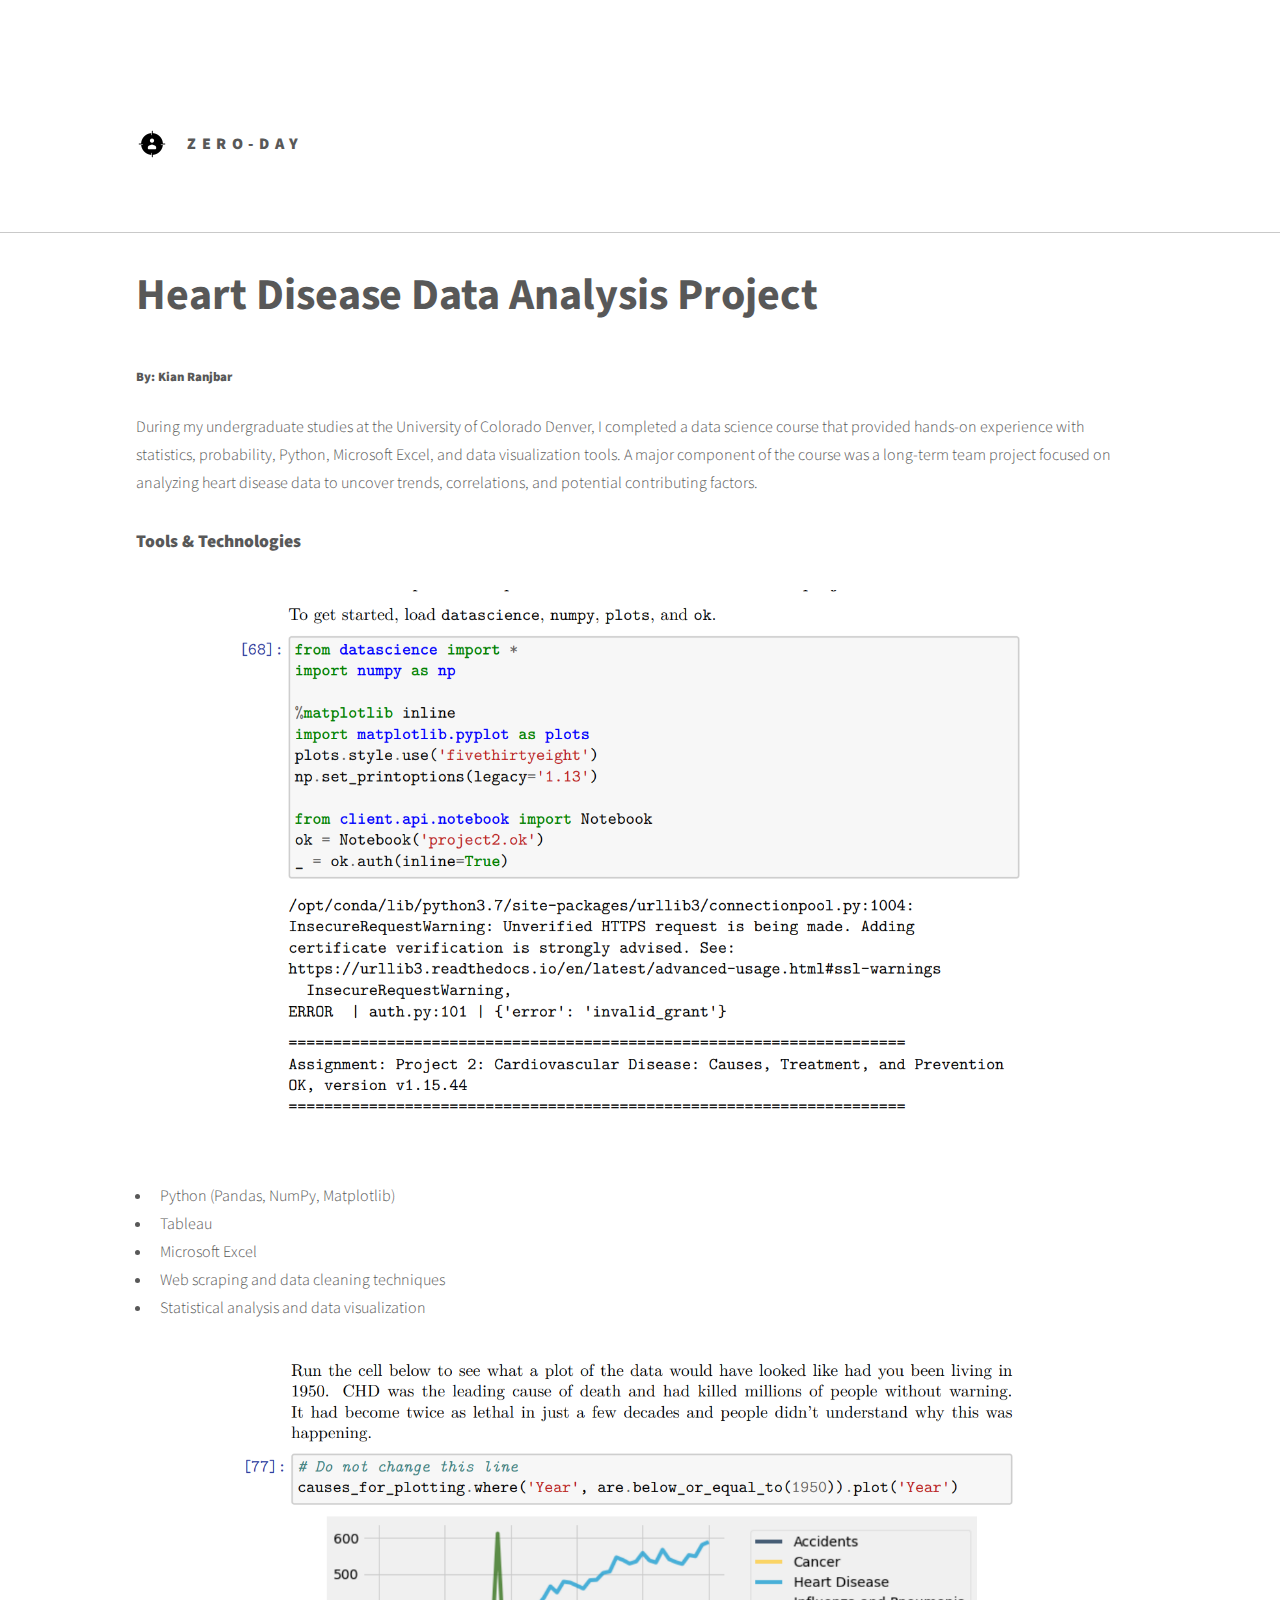
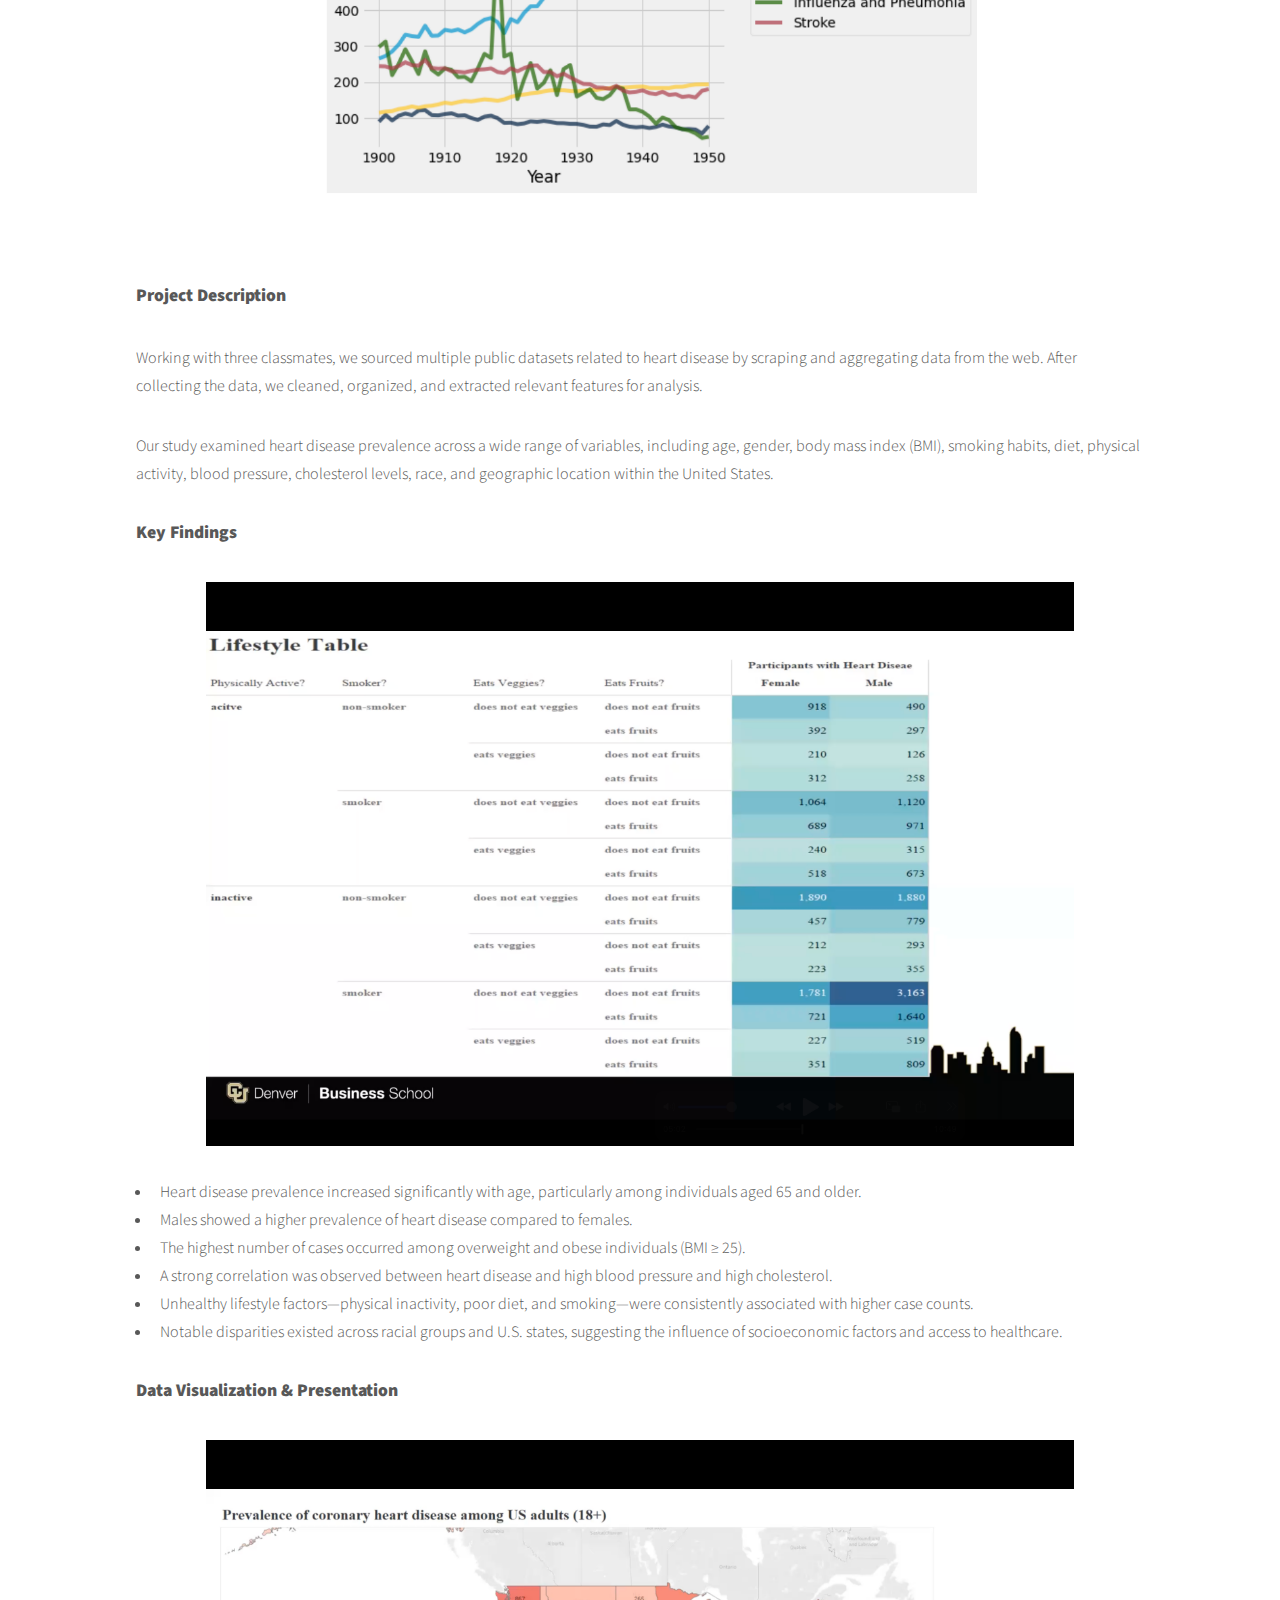
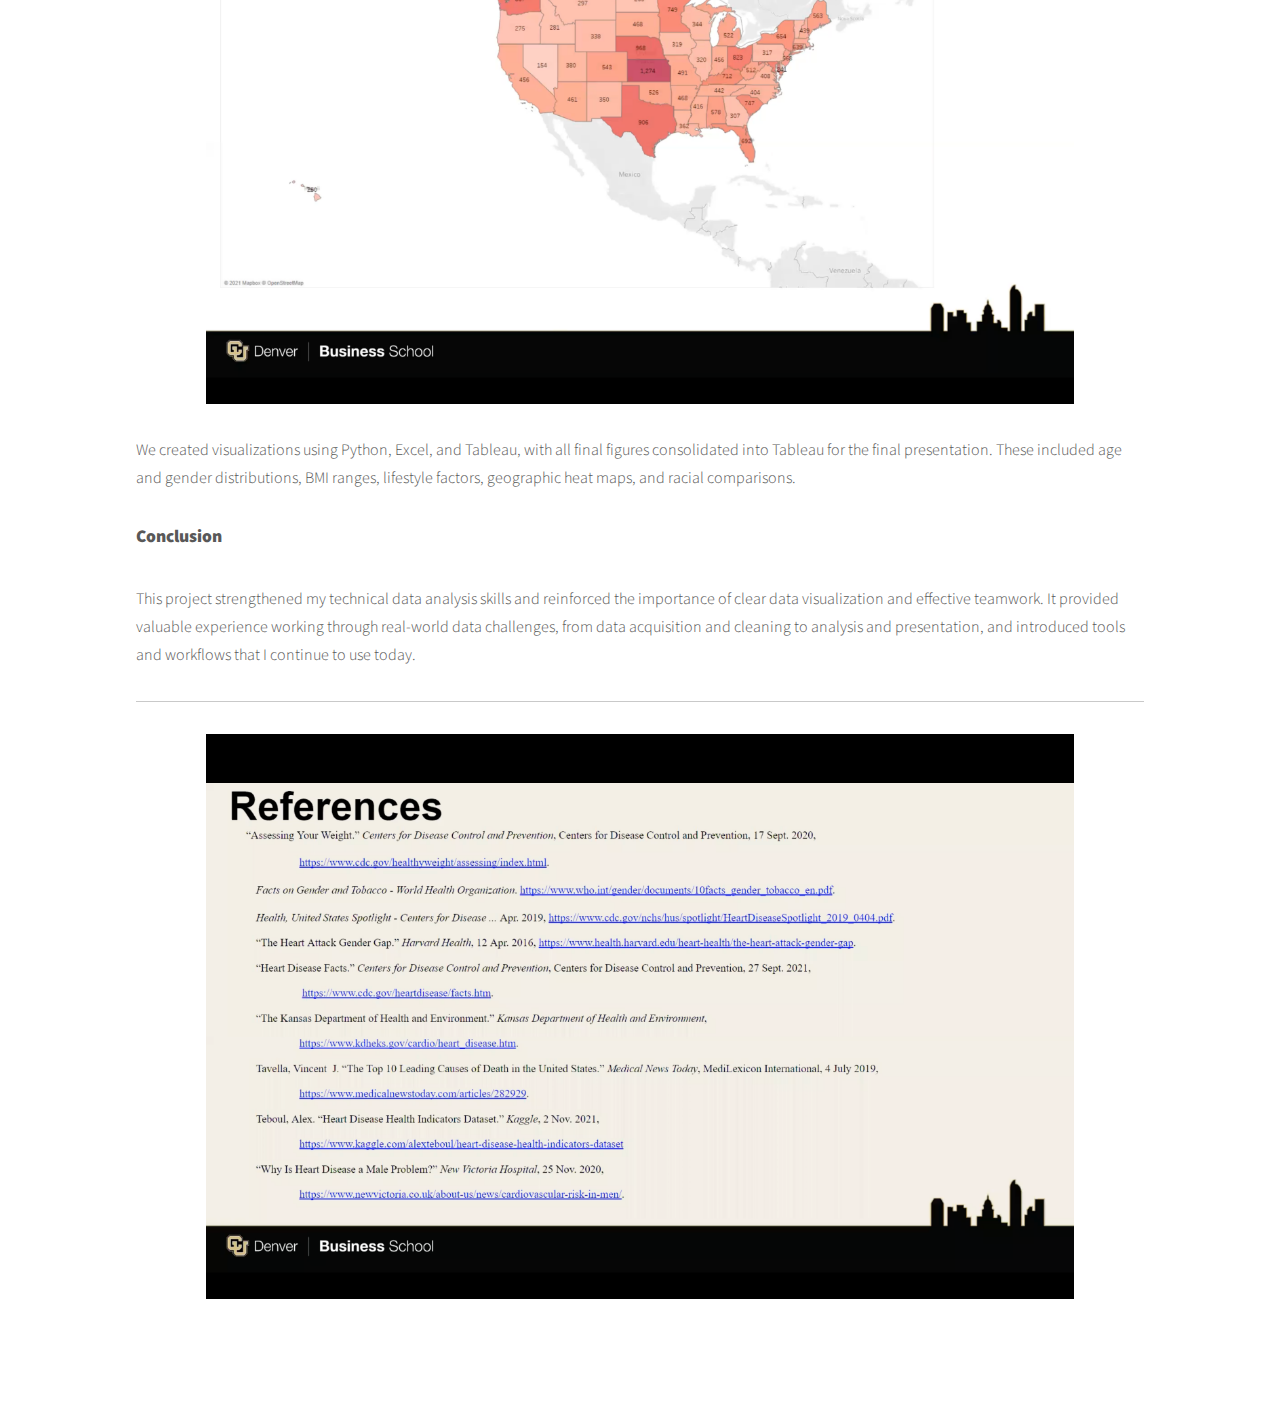
<file: data.html>
<!DOCTYPE HTML>
<html>
	<head>
		<title>Zero-Day Blog</title>
		<meta charset="utf-8" />
		<meta name="viewport" content="width=device-width, initial-scale=1, user-scalable=no" />
		<link rel="stylesheet" href="assets/css/main.css" />
		<noscript><link rel="stylesheet" href="assets/css/noscript.css" /></noscript>
<style>

/* Consistent, responsive blog images */
.blog-figure {
  max-width: 900px;       /* prevents desktop blowout */
  width: 100%;
  margin: 2rem auto;
  padding: 0 1rem;        /* prevents edge clipping on laptops */
  box-sizing: border-box;
}

.blog-figure img {
  width: 100%;
  height: auto;
  max-height: 70vh;       /* scales with viewport height */
  display: block;
  object-fit: contain;
}
    .blog-figure video {
  width: 100%;
  height: auto;
  max-height: 70vh;
  display: block;
}
.blog-figure figcaption {
	margin-top: 0.75rem;
	font-size: 0.9rem;
	opacity: 0.8;
}

/* Code block styling */
.code-block {
	background: #1e1e1e;
	color: #d4d4d4;
	padding: 1.25rem;
	border-radius: 6px;
	overflow-x: auto;
	font-size: 0.9rem;
	line-height: 1.5;
	margin: 2rem 0;
}

.code-block code {
	font-family: Consolas, Monaco, "Courier New", monospace;
}
h1, h2, h3, h4, h5, h6 {
  text-transform: none; /* Reverts to original case */
}
h1, h2, h5 {
  letter-spacing: -0.001em; /* Use a negative value to bring letters closer */
}

		</style>

	</head>

	<body class="is-preload">
		<div id="wrapper">

			<!-- Header -->
			<header id="header">
				<div class="inner">
					<a href="index.html" class="logo">
						<span class="symbol"><img src="images/target.png" alt="" /></span>
						<span class="title">Zero-Day</span>
					</a>
				</div>
<hr>
			</header>

			<!-- Main Content -->
			<div id="main">
				<div class="inner">

					<section>

					
    
                        <article class="project-post">
  <header>
    <h1>Heart Disease Data Analysis Project</h1>
      <h5>By: Kian Ranjbar</h5>


  </header>

  <section>
    <p>
      During my undergraduate studies at the University of Colorado Denver, I completed
      a data science course that provided hands-on experience with statistics, probability,
      Python, Microsoft Excel, and data visualization tools. A major component of the course
      was a long-term team project focused on analyzing heart disease data to uncover trends,
      correlations, and potential contributing factors.
    </p>
  </section>

  <section>
    <h2>Tools & Technologies</h2>
             <figure class="blog-figure">
    <img src="images/data/code1.png" alt="">
  </figure>
    <ul>
      <li>Python (Pandas, NumPy, Matplotlib)</li>
      <li>Tableau</li>
      <li>Microsoft Excel</li>
      <li>Web scraping and data cleaning techniques</li>
      <li>Statistical analysis and data visualization</li>
    </ul>
             <figure class="blog-figure">
    <img src="images/data/code2.png" alt="">
  </figure>
  </section>

  <section>
    <h2>Project Description</h2>
    <p>
      Working with three classmates, we sourced multiple public datasets related to heart
      disease by scraping and aggregating data from the web. After collecting the data,
      we cleaned, organized, and extracted relevant features for analysis.
    </p>
    <p>
      Our study examined heart disease prevalence across a wide range of variables,
      including age, gender, body mass index (BMI), smoking habits, diet, physical activity,
      blood pressure, cholesterol levels, race, and geographic location within the United States.
    </p>
  </section>

  <section>
    <h2>Key Findings</h2>
        <figure class="blog-figure">
    <img src="images/data/1.png" alt="">
  </figure>

      
      
    <ul>
      <li>Heart disease prevalence increased significantly with age, particularly among individuals aged 65 and older.</li>
      <li>Males showed a higher prevalence of heart disease compared to females.</li>
      <li>The highest number of cases occurred among overweight and obese individuals (BMI ≥ 25).</li>
      <li>A strong correlation was observed between heart disease and high blood pressure and high cholesterol.</li>
      <li>Unhealthy lifestyle factors—physical inactivity, poor diet, and smoking—were consistently associated with higher case counts.</li>
      <li>Notable disparities existed across racial groups and U.S. states, suggesting the influence of socioeconomic factors and access to healthcare.</li>
    </ul>
  </section>

  <section>
    <h2>Data Visualization & Presentation</h2>
              <figure class="blog-figure">
    <img src="images/data/2.png" alt="">
  </figure>
    <p>
      We created visualizations using Python, Excel, and Tableau, with all final figures
      consolidated into Tableau for the final presentation. These included age and gender
      distributions, BMI ranges, lifestyle factors, geographic heat maps, and racial comparisons.
    </p>

  </section>



  <section>
    <h2>Conclusion</h2>
    <p>
      This project strengthened my technical data analysis skills and reinforced the importance
      of clear data visualization and effective teamwork. It provided valuable experience working
      through real-world data challenges, from data acquisition and cleaning to analysis and
      presentation, and introduced tools and workflows that I continue to use today.
    </p>
  </section>
</article>


<hr>
  <figure class="blog-figure">
    <img src="images/data/ref.png" alt="">
  </figure>


					</section>

				</div>
			</div>

		</div>

		<!-- Scripts -->
		<script src="assets/js/jquery.min.js"></script>
		<script src="assets/js/browser.min.js"></script>
		<script src="assets/js/breakpoints.min.js"></script>
		<script src="assets/js/util.js"></script>
		<script src="assets/js/main.js"></script>

	</body>
</html>
</file>
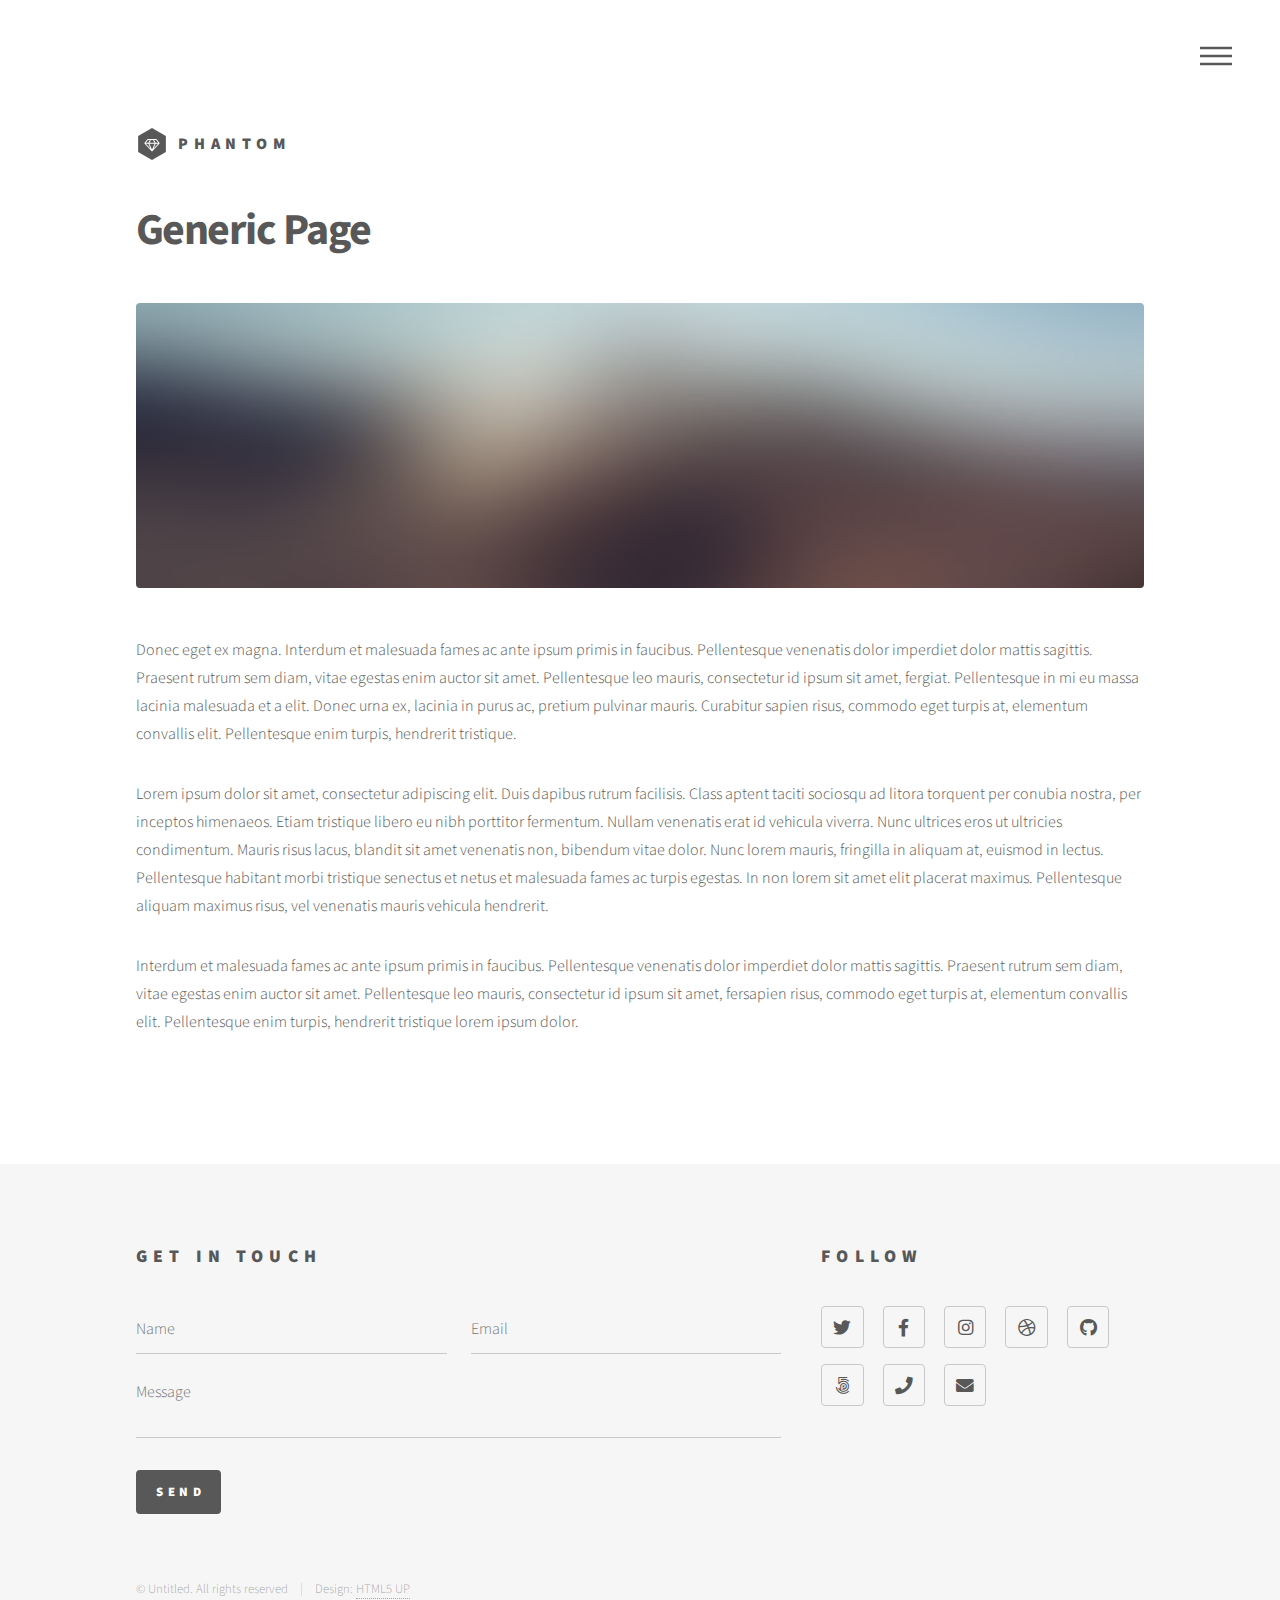
<file: generic.html>
<!DOCTYPE HTML>
<!--
	Phantom by HTML5 UP
	html5up.net | @ajlkn
	Free for personal and commercial use under the CCA 3.0 license (html5up.net/license)
-->
<html>
	<head>
		<title>Generic - Phantom by HTML5 UP</title>
		<meta charset="utf-8" />
		<meta name="viewport" content="width=device-width, initial-scale=1, user-scalable=no" />
		<link rel="stylesheet" href="assets/css/main.css" />
		<noscript><link rel="stylesheet" href="assets/css/noscript.css" /></noscript>
	</head>
	<body class="is-preload">
		<!-- Wrapper -->
			<div id="wrapper">

				<!-- Header -->
					<header id="header">
						<div class="inner">

							<!-- Logo -->
								<a href="index.html" class="logo">
									<span class="symbol"><img src="images/logo.svg" alt="" /></span><span class="title">Phantom</span>
								</a>

							<!-- Nav -->
								<nav>
									<ul>
										<li><a href="#menu">Menu</a></li>
									</ul>
								</nav>

						</div>
					</header>

				<!-- Menu -->
					<nav id="menu">
						<h2>Menu</h2>
						<ul>
							<li><a href="index.html">Home</a></li>
							<li><a href="generic.html">Ipsum veroeros</a></li>
							<li><a href="generic.html">Tempus etiam</a></li>
							<li><a href="generic.html">Consequat dolor</a></li>
							<li><a href="elements.html">Elements</a></li>
						</ul>
					</nav>

				<!-- Main -->
					<div id="main">
						<div class="inner">
							<h1>Generic Page</h1>
							<span class="image main"><img src="images/pic13.jpg" alt="" /></span>
							<p>Donec eget ex magna. Interdum et malesuada fames ac ante ipsum primis in faucibus. Pellentesque venenatis dolor imperdiet dolor mattis sagittis. Praesent rutrum sem diam, vitae egestas enim auctor sit amet. Pellentesque leo mauris, consectetur id ipsum sit amet, fergiat. Pellentesque in mi eu massa lacinia malesuada et a elit. Donec urna ex, lacinia in purus ac, pretium pulvinar mauris. Curabitur sapien risus, commodo eget turpis at, elementum convallis elit. Pellentesque enim turpis, hendrerit tristique.</p>
							<p>Lorem ipsum dolor sit amet, consectetur adipiscing elit. Duis dapibus rutrum facilisis. Class aptent taciti sociosqu ad litora torquent per conubia nostra, per inceptos himenaeos. Etiam tristique libero eu nibh porttitor fermentum. Nullam venenatis erat id vehicula viverra. Nunc ultrices eros ut ultricies condimentum. Mauris risus lacus, blandit sit amet venenatis non, bibendum vitae dolor. Nunc lorem mauris, fringilla in aliquam at, euismod in lectus. Pellentesque habitant morbi tristique senectus et netus et malesuada fames ac turpis egestas. In non lorem sit amet elit placerat maximus. Pellentesque aliquam maximus risus, vel venenatis mauris vehicula hendrerit.</p>
							<p>Interdum et malesuada fames ac ante ipsum primis in faucibus. Pellentesque venenatis dolor imperdiet dolor mattis sagittis. Praesent rutrum sem diam, vitae egestas enim auctor sit amet. Pellentesque leo mauris, consectetur id ipsum sit amet, fersapien risus, commodo eget turpis at, elementum convallis elit. Pellentesque enim turpis, hendrerit tristique lorem ipsum dolor.</p>
						</div>
					</div>

				<!-- Footer -->
					<footer id="footer">
						<div class="inner">
							<section>
								<h2>Get in touch</h2>
								<form method="post" action="#">
									<div class="fields">
										<div class="field half">
											<input type="text" name="name" id="name" placeholder="Name" />
										</div>
										<div class="field half">
											<input type="email" name="email" id="email" placeholder="Email" />
										</div>
										<div class="field">
											<textarea name="message" id="message" placeholder="Message"></textarea>
										</div>
									</div>
									<ul class="actions">
										<li><input type="submit" value="Send" class="primary" /></li>
									</ul>
								</form>
							</section>
							<section>
								<h2>Follow</h2>
								<ul class="icons">
									<li><a href="#" class="icon brands style2 fa-twitter"><span class="label">Twitter</span></a></li>
									<li><a href="#" class="icon brands style2 fa-facebook-f"><span class="label">Facebook</span></a></li>
									<li><a href="#" class="icon brands style2 fa-instagram"><span class="label">Instagram</span></a></li>
									<li><a href="#" class="icon brands style2 fa-dribbble"><span class="label">Dribbble</span></a></li>
									<li><a href="#" class="icon brands style2 fa-github"><span class="label">GitHub</span></a></li>
									<li><a href="#" class="icon brands style2 fa-500px"><span class="label">500px</span></a></li>
									<li><a href="#" class="icon solid style2 fa-phone"><span class="label">Phone</span></a></li>
									<li><a href="#" class="icon solid style2 fa-envelope"><span class="label">Email</span></a></li>
								</ul>
							</section>
							<ul class="copyright">
								<li>&copy; Untitled. All rights reserved</li><li>Design: <a href="http://html5up.net">HTML5 UP</a></li>
							</ul>
						</div>
					</footer>

			</div>

		<!-- Scripts -->
			<script src="assets/js/jquery.min.js"></script>
			<script src="assets/js/browser.min.js"></script>
			<script src="assets/js/breakpoints.min.js"></script>
			<script src="assets/js/util.js"></script>
			<script src="assets/js/main.js"></script>

	</body>
</html>
</file>
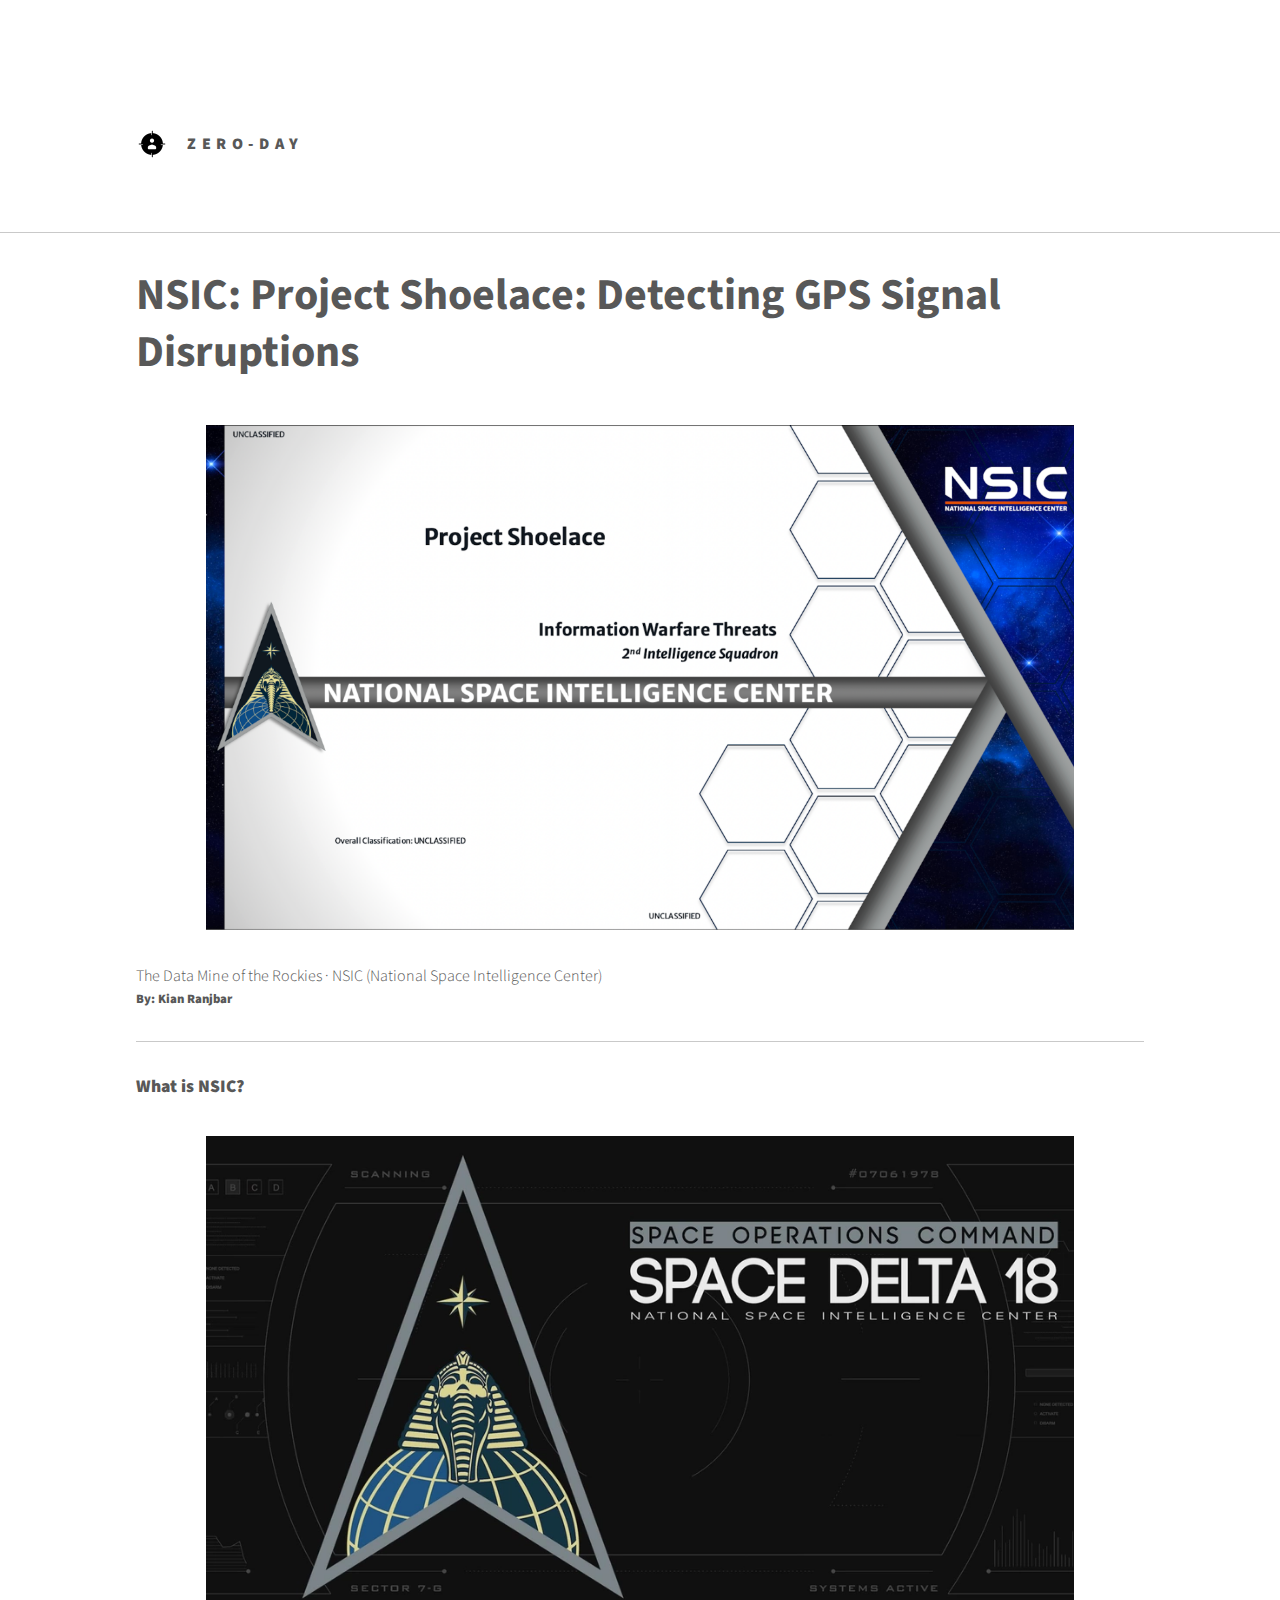
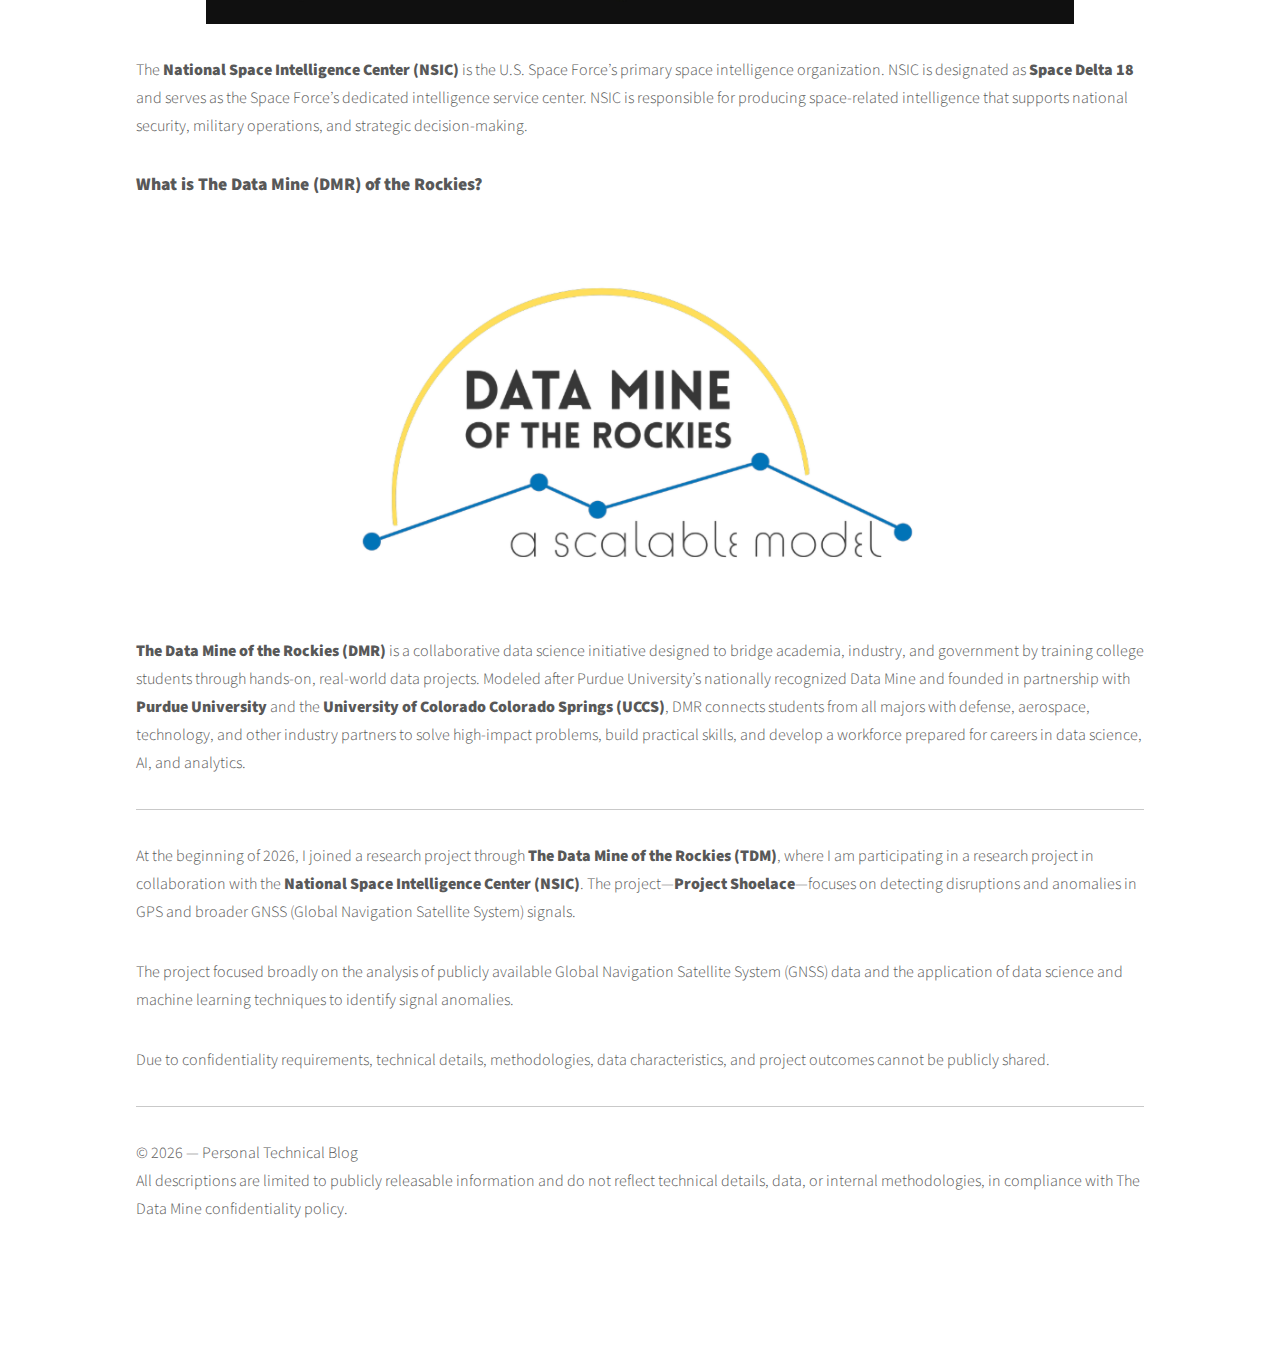
<file: nsic.html>
<!DOCTYPE HTML>
<html>
	<head>
		<title>Zero-Day Blog</title>
		<meta charset="utf-8" />
		<meta name="viewport" content="width=device-width, initial-scale=1, user-scalable=no" />
		<link rel="stylesheet" href="assets/css/main.css" />
		<noscript><link rel="stylesheet" href="assets/css/noscript.css" /></noscript>
<style>

/* Consistent, responsive blog images */
.blog-figure {
  max-width: 900px;       /* prevents desktop blowout */
  width: 100%;
  margin: 2rem auto;
  padding: 0 1rem;        /* prevents edge clipping on laptops */
  box-sizing: border-box;
}

.blog-figure img {
  width: 100%;
  height: auto;
  max-height: 70vh;       /* scales with viewport height */
  display: block;
  object-fit: contain;
}
    .blog-figure video {
  width: 100%;
  height: auto;
  max-height: 70vh;
  display: block;
}
.blog-figure figcaption {
	margin-top: 0.75rem;
	font-size: 0.9rem;
	opacity: 0.8;
}

/* Code block styling */
.code-block {
	background: #1e1e1e;
	color: #d4d4d4;
	padding: 1.25rem;
	border-radius: 6px;
	overflow-x: auto;
	font-size: 0.9rem;
	line-height: 1.5;
	margin: 2rem 0;
}

.code-block code {
	font-family: Consolas, Monaco, "Courier New", monospace;
}
h1, h2, h3, h4, h5, h6 {
  text-transform: none; /* Reverts to original case */
}
h1, h2, h5 {
  letter-spacing: -0.001em; /* Use a negative value to bring letters closer */
}

		</style>

	</head>

	<body class="is-preload">
		<div id="wrapper">

			<!-- Header -->
			<header id="header">
				<div class="inner">
					<a href="index.html" class="logo">
						<span class="symbol"><img src="images/target.png" alt="" /></span>
						<span class="title">Zero-Day</span>
					</a>
				</div>
<hr>
			</header>

			<!-- Main Content -->
			<div id="main">
				<div class="inner">

					<section>

					
    
                        <article class="project-post">
  <header>
    <h1>NSIC: Project Shoelace: Detecting GPS Signal Disruptions</h1>
        <figure class="blog-figure">
    <img src="images/nsic/projectshoelace.png" alt="">
  </figure>
         <div class="subtitle">
    The Data Mine of the Rockies · NSIC (National Space Intelligence Center)
  </div>
      <h5>By: Kian Ranjbar</h5>
      
      
    
 </header>
           
                            <hr>

                            <h2>What is NSIC?</h2>
        <figure class="blog-figure">
    <img src="images/nsic/NSIC.png" alt="">
  </figure>
  <p>
The <strong>National Space Intelligence Center (NSIC)</strong> is the U.S. Space Force’s
    primary space intelligence organization. NSIC is designated as
    <strong>Space Delta 18</strong> and serves as the Space Force’s dedicated intelligence
    service center. NSIC is responsible
    for producing space-related intelligence that supports national security, military
    operations, and strategic decision-making. 
 </p>


<h2>What is The Data Mine (DMR) of the Rockies?</h2>
                                    <figure class="blog-figure">
    <img src="images/nsic/TDM.png" alt="">
  </figure>
  <p>
    <strong>The Data Mine of the Rockies (DMR)</strong> is a collaborative data science initiative
    designed to bridge academia, industry, and government by training college students through
    hands-on, real-world data projects. Modeled after Purdue University’s nationally recognized
    Data Mine and founded in partnership with <strong>Purdue University</strong> and the
    <strong>University of Colorado Colorado Springs (UCCS)</strong>, DMR connects students from
    all majors with defense, aerospace, technology, and other industry partners to solve
    high-impact problems, build practical skills, and develop a workforce prepared for careers
    in data science, AI, and analytics.
  </p>
                            
                            <hr>


							   <p>
      At the beginning of 2026, I joined a research project through <strong>The Data Mine of the Rockies (TDM)</strong>, where I am participating in a research project in collaboration with the
<strong>National Space Intelligence Center (NSIC)</strong>.
      The project—<strong>Project Shoelace</strong>—focuses on detecting disruptions and anomalies in GPS and broader
      GNSS (Global Navigation Satellite System) signals.
    </p>

                           <p>
The project focused broadly on the analysis of publicly available
Global Navigation Satellite System (GNSS) data and the application of
data science and machine learning techniques to identify signal anomalies.
</p>

<p>
Due to confidentiality requirements, technical details, methodologies,
data characteristics, and project outcomes cannot be publicly shared.
</p>

							
   
      
  

 
</article>


<hr>
                        
                         <footer>
    <p>
      © 2026 — Personal Technical Blog<br/>
      All descriptions are limited to publicly releasable information and do not
reflect technical details, data, or internal methodologies, in compliance
with The Data Mine confidentiality policy.
    </p>
  </footer>



					</section>

				</div>
			</div>

		</div>

		<!-- Scripts -->
		<script src="assets/js/jquery.min.js"></script>
		<script src="assets/js/browser.min.js"></script>
		<script src="assets/js/breakpoints.min.js"></script>
		<script src="assets/js/util.js"></script>
		<script src="assets/js/main.js"></script>

	</body>
</html>
</file>
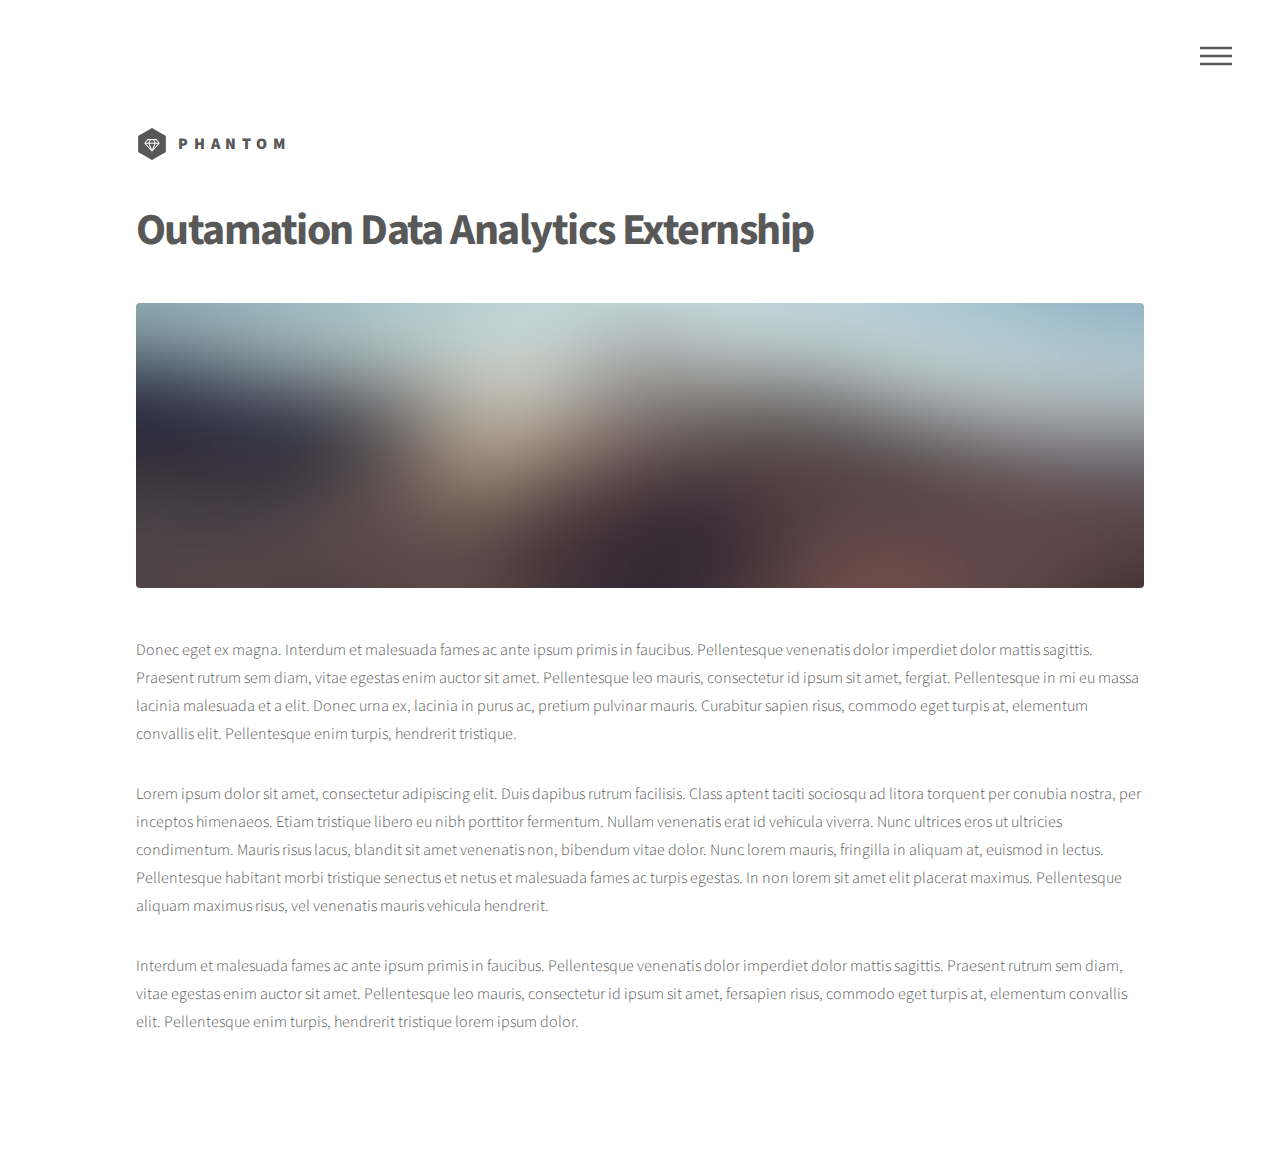
<file: outa.html>
<!DOCTYPE HTML>
<!--
	Phantom by HTML5 UP
	html5up.net | @ajlkn
	Free for personal and commercial use under the CCA 3.0 license (html5up.net/license)
-->
<html>
	<head>
		<title>Generic - Phantom by HTML5 UP</title>
		<meta charset="utf-8" />
		<meta name="viewport" content="width=device-width, initial-scale=1, user-scalable=no" />
		<link rel="stylesheet" href="assets/css/main.css" />
		<noscript><link rel="stylesheet" href="assets/css/noscript.css" /></noscript>
	</head>
	<body class="is-preload">
		<!-- Wrapper -->
			<div id="wrapper">

				<!-- Header -->
					<header id="header">
						<div class="inner">

							<!-- Logo -->
								<a href="index.html" class="logo">
									<span class="symbol"><img src="images/logo.svg" alt="" /></span><span class="title">Phantom</span>
								</a>

							<!-- Nav -->
								<nav>
									<ul>
										<li><a href="#menu">Menu</a></li>
									</ul>
								</nav>

						</div>
					</header>

				<!-- Menu -->
					<nav id="menu">
						<h2>Menu</h2>
						<ul>
							<li><a href="index.html">Home</a></li>
							<li><a href="generic.html">Ipsum veroeros</a></li>
							<li><a href="generic.html">Tempus etiam</a></li>
							<li><a href="generic.html">Consequat dolor</a></li>
							<li><a href="elements.html">Elements</a></li>
						</ul>
					</nav>

				<!-- Main -->
					<div id="main">
						<div class="inner">
							<h1>Outamation Data Analytics Externship</h1>
							<span class="image main"><img src="images/pic13.jpg" alt="" /></span>
							<p>Donec eget ex magna. Interdum et malesuada fames ac ante ipsum primis in faucibus. Pellentesque venenatis dolor imperdiet dolor mattis sagittis. Praesent rutrum sem diam, vitae egestas enim auctor sit amet. Pellentesque leo mauris, consectetur id ipsum sit amet, fergiat. Pellentesque in mi eu massa lacinia malesuada et a elit. Donec urna ex, lacinia in purus ac, pretium pulvinar mauris. Curabitur sapien risus, commodo eget turpis at, elementum convallis elit. Pellentesque enim turpis, hendrerit tristique.</p>
							<p>Lorem ipsum dolor sit amet, consectetur adipiscing elit. Duis dapibus rutrum facilisis. Class aptent taciti sociosqu ad litora torquent per conubia nostra, per inceptos himenaeos. Etiam tristique libero eu nibh porttitor fermentum. Nullam venenatis erat id vehicula viverra. Nunc ultrices eros ut ultricies condimentum. Mauris risus lacus, blandit sit amet venenatis non, bibendum vitae dolor. Nunc lorem mauris, fringilla in aliquam at, euismod in lectus. Pellentesque habitant morbi tristique senectus et netus et malesuada fames ac turpis egestas. In non lorem sit amet elit placerat maximus. Pellentesque aliquam maximus risus, vel venenatis mauris vehicula hendrerit.</p>
							<p>Interdum et malesuada fames ac ante ipsum primis in faucibus. Pellentesque venenatis dolor imperdiet dolor mattis sagittis. Praesent rutrum sem diam, vitae egestas enim auctor sit amet. Pellentesque leo mauris, consectetur id ipsum sit amet, fersapien risus, commodo eget turpis at, elementum convallis elit. Pellentesque enim turpis, hendrerit tristique lorem ipsum dolor.</p>
						</div>
					</div>

			</div>

		<!-- Scripts -->
			<script src="assets/js/jquery.min.js"></script>
			<script src="assets/js/browser.min.js"></script>
			<script src="assets/js/breakpoints.min.js"></script>
			<script src="assets/js/util.js"></script>
			<script src="assets/js/main.js"></script>

	</body>
</html>
</file>
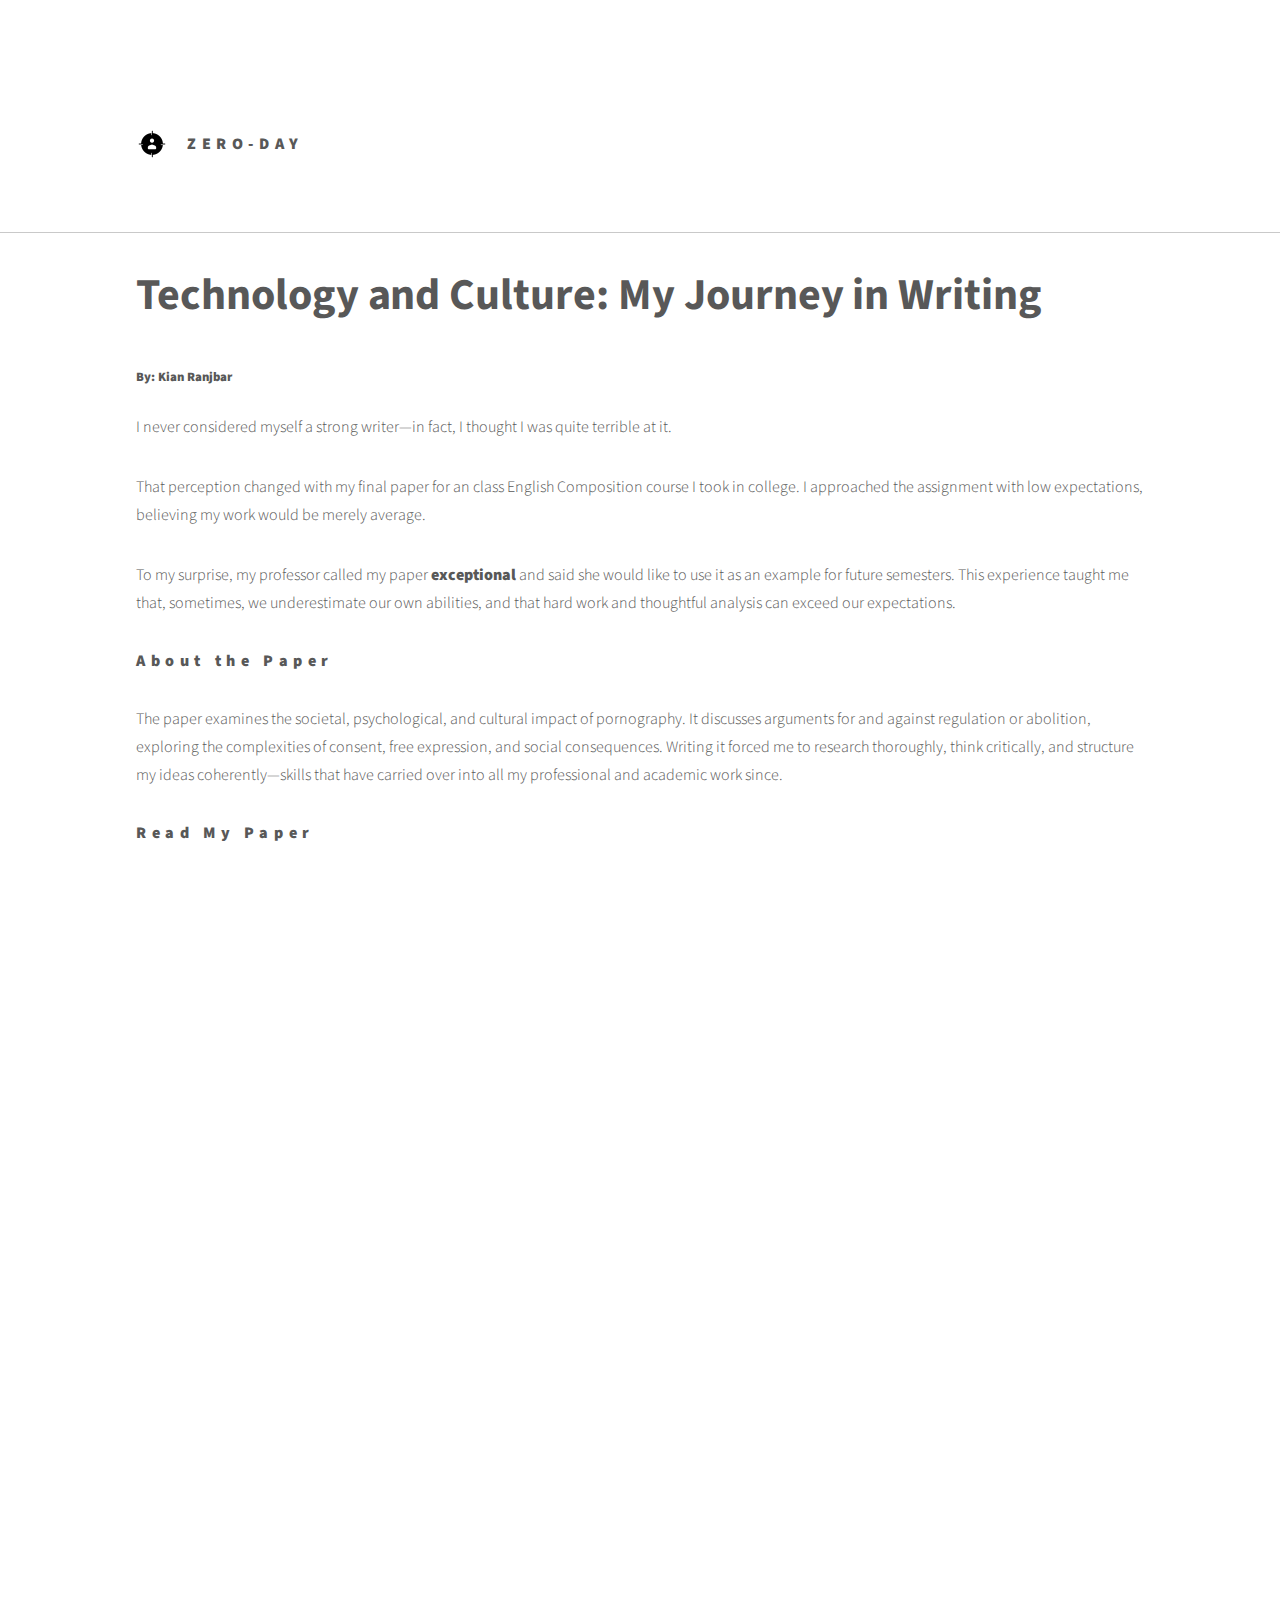
<file: pron.html>
<!DOCTYPE HTML>
<html>
	<head>
		<title>Zero-Day Blog</title>
		<meta charset="utf-8" />
		<meta name="viewport" content="width=device-width, initial-scale=1, user-scalable=no" />
		<link rel="stylesheet" href="assets/css/main.css" />
		<noscript><link rel="stylesheet" href="assets/css/noscript.css" /></noscript>
<style>

/* Consistent, responsive blog images */
.blog-figure {
  max-width: 900px;       /* prevents desktop blowout */
  width: 100%;
  margin: 2rem auto;
  padding: 0 1rem;        /* prevents edge clipping on laptops */
  box-sizing: border-box;
}

.blog-figure img {
  width: 100%;
  height: auto;
  max-height: 70vh;       /* scales with viewport height */
  display: block;
  object-fit: contain;
}
    .blog-figure video {
  width: 100%;
  height: auto;
  max-height: 70vh;
  display: block;
}
.blog-figure figcaption {
	margin-top: 0.75rem;
	font-size: 0.9rem;
	opacity: 0.8;
}

/* Code block styling */
.code-block {
	background: #1e1e1e;
	color: #d4d4d4;
	padding: 1.25rem;
	border-radius: 6px;
	overflow-x: auto;
	font-size: 0.9rem;
	line-height: 1.5;
	margin: 2rem 0;
}

.code-block code {
	font-family: Consolas, Monaco, "Courier New", monospace;
}
h1, h2, h3, h4, h5, h6 {
  text-transform: none; /* Reverts to original case */
}
h1, h2, h5 {
  letter-spacing: -0.001em; /* Use a negative value to bring letters closer */
}

		</style>

	</head>

	<body class="is-preload">
		<div id="wrapper">

			<!-- Header -->
			<header id="header">
				<div class="inner">
					<a href="index.html" class="logo">
						<span class="symbol"><img src="images/target.png" alt="" /></span>
						<span class="title">Zero-Day</span>
					</a>
				</div>
<hr>
			</header>

			<!-- Main Content -->
			<div id="main">
				<div class="inner">

					<section>

						<article class="blog-post">

  <h1>Technology and Culture: My Journey in Writing</h1>
<h5>By: Kian Ranjbar</h5>


<p>
    I never considered myself a strong writer—in fact, I thought I was quite terrible at it.
  </p>

  <p>
    That perception changed with my final paper for an class English Composition course I took in college. I approached the assignment with low expectations, believing my work would be merely average. 
  </p>

  <p>
    To my surprise, my professor called my paper <strong>exceptional</strong> and said she would like to use it as an example for future semesters. This experience taught me that, sometimes, we underestimate our own abilities, and that hard work and thoughtful analysis can exceed our expectations.
  </p>

  <h3>About the Paper</h3>
  <p>
    The paper examines the societal, psychological, and cultural impact of pornography. It discusses arguments for and against regulation or abolition, exploring the complexities of consent, free expression, and social consequences. Writing it forced me to research thoroughly, think critically, and structure my ideas coherently—skills that have carried over into all my professional and academic work since.
  </p>

  <h3>Read My Paper</h3>
                            
      <iframe src="pron.pdf" width="100%" height="800px">
    This browser does not support PDFs. Please download the PDF to view it: 
    <a href="pron.pdf">Download PDF</a>.
  </iframe>
                            
  


</article>

<hr>


					</section>

				</div>
			</div>

		</div>

		<!-- Scripts -->
		<script src="assets/js/jquery.min.js"></script>
		<script src="assets/js/browser.min.js"></script>
		<script src="assets/js/breakpoints.min.js"></script>
		<script src="assets/js/util.js"></script>
		<script src="assets/js/main.js"></script>

	</body>
</html>
</file>
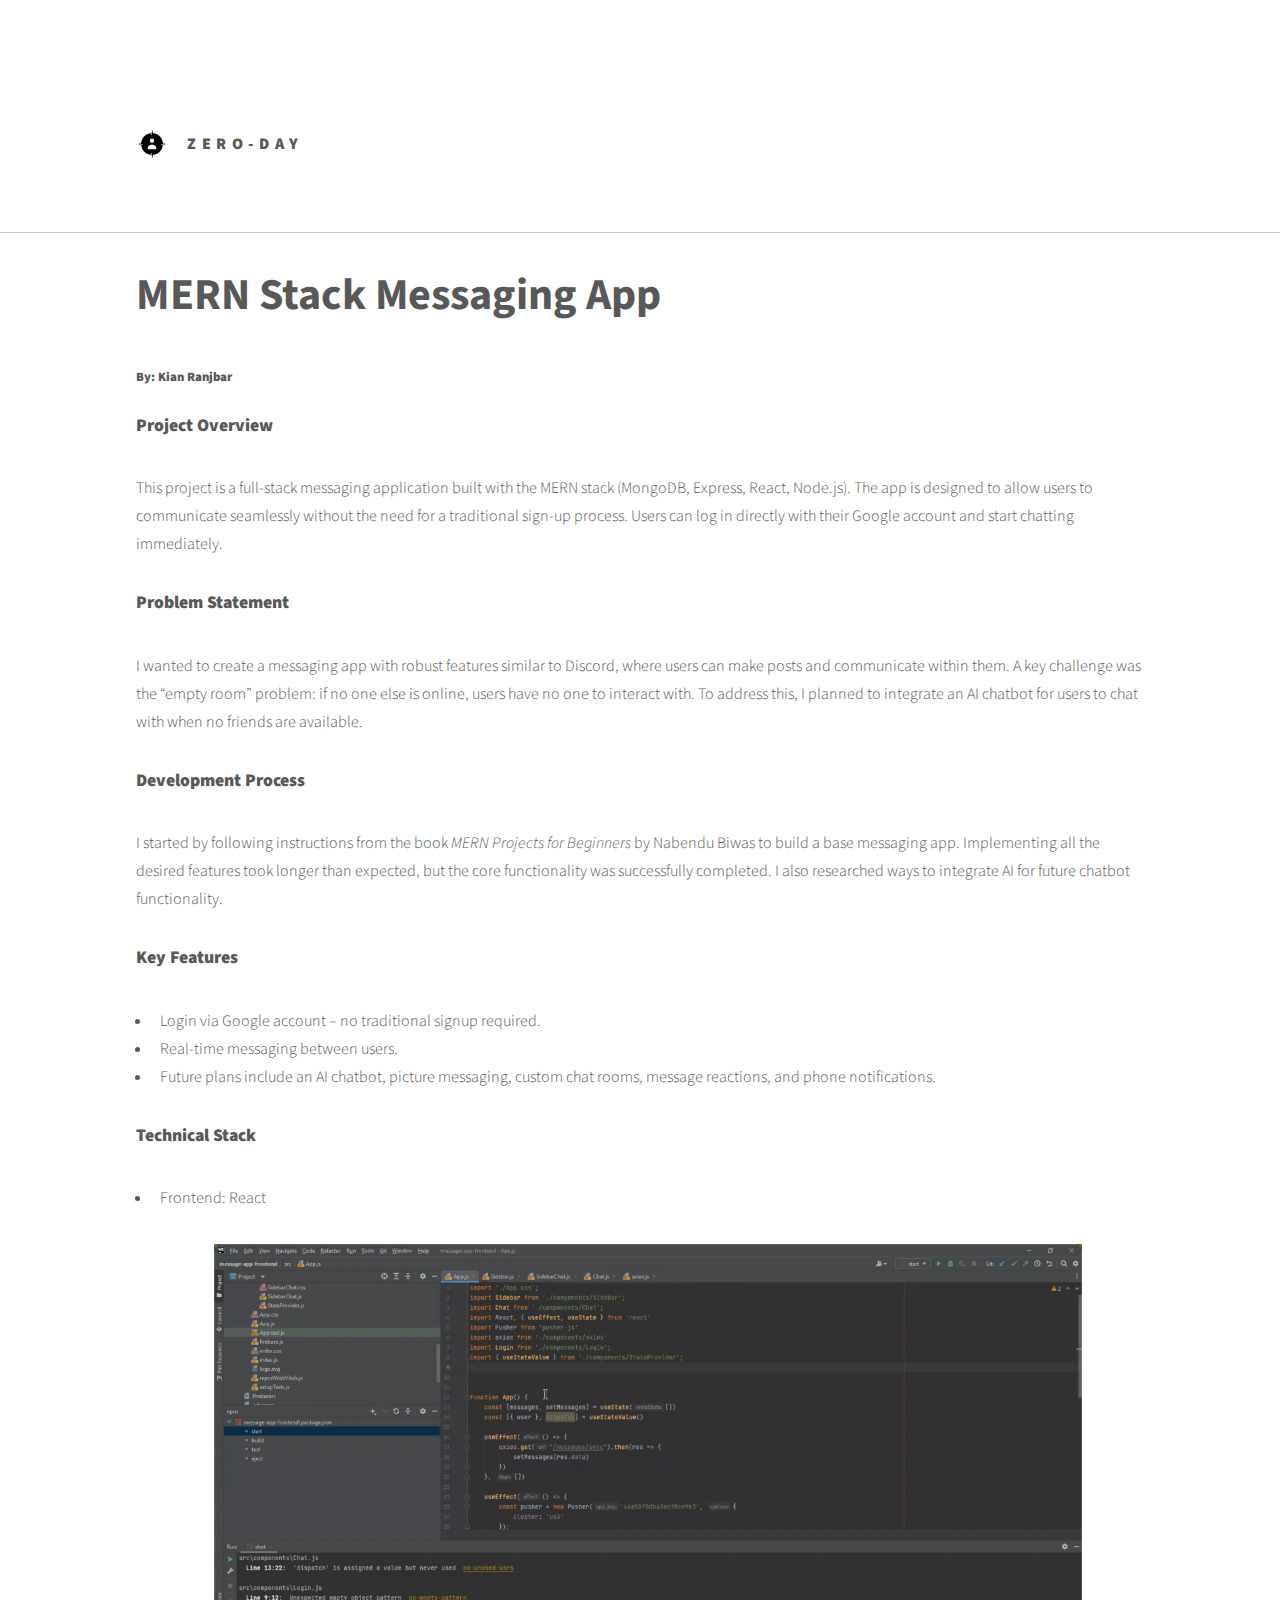
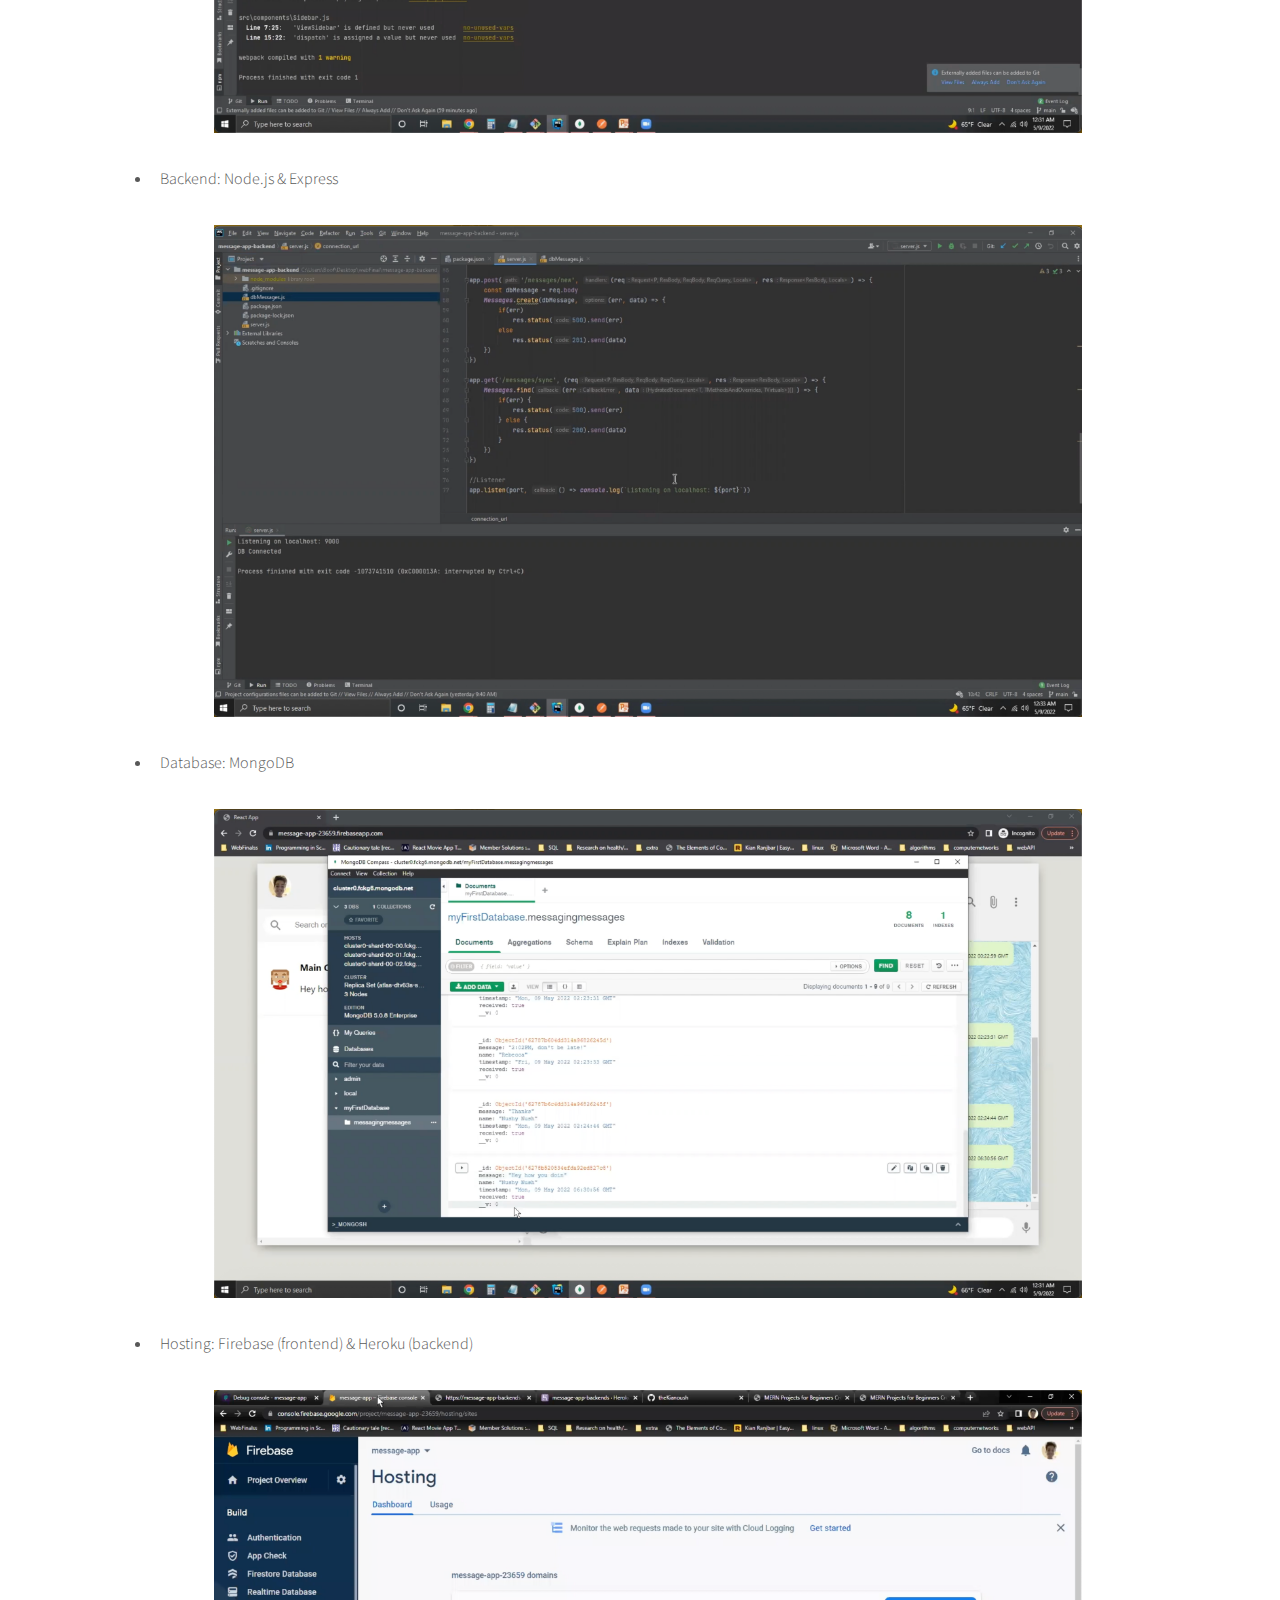
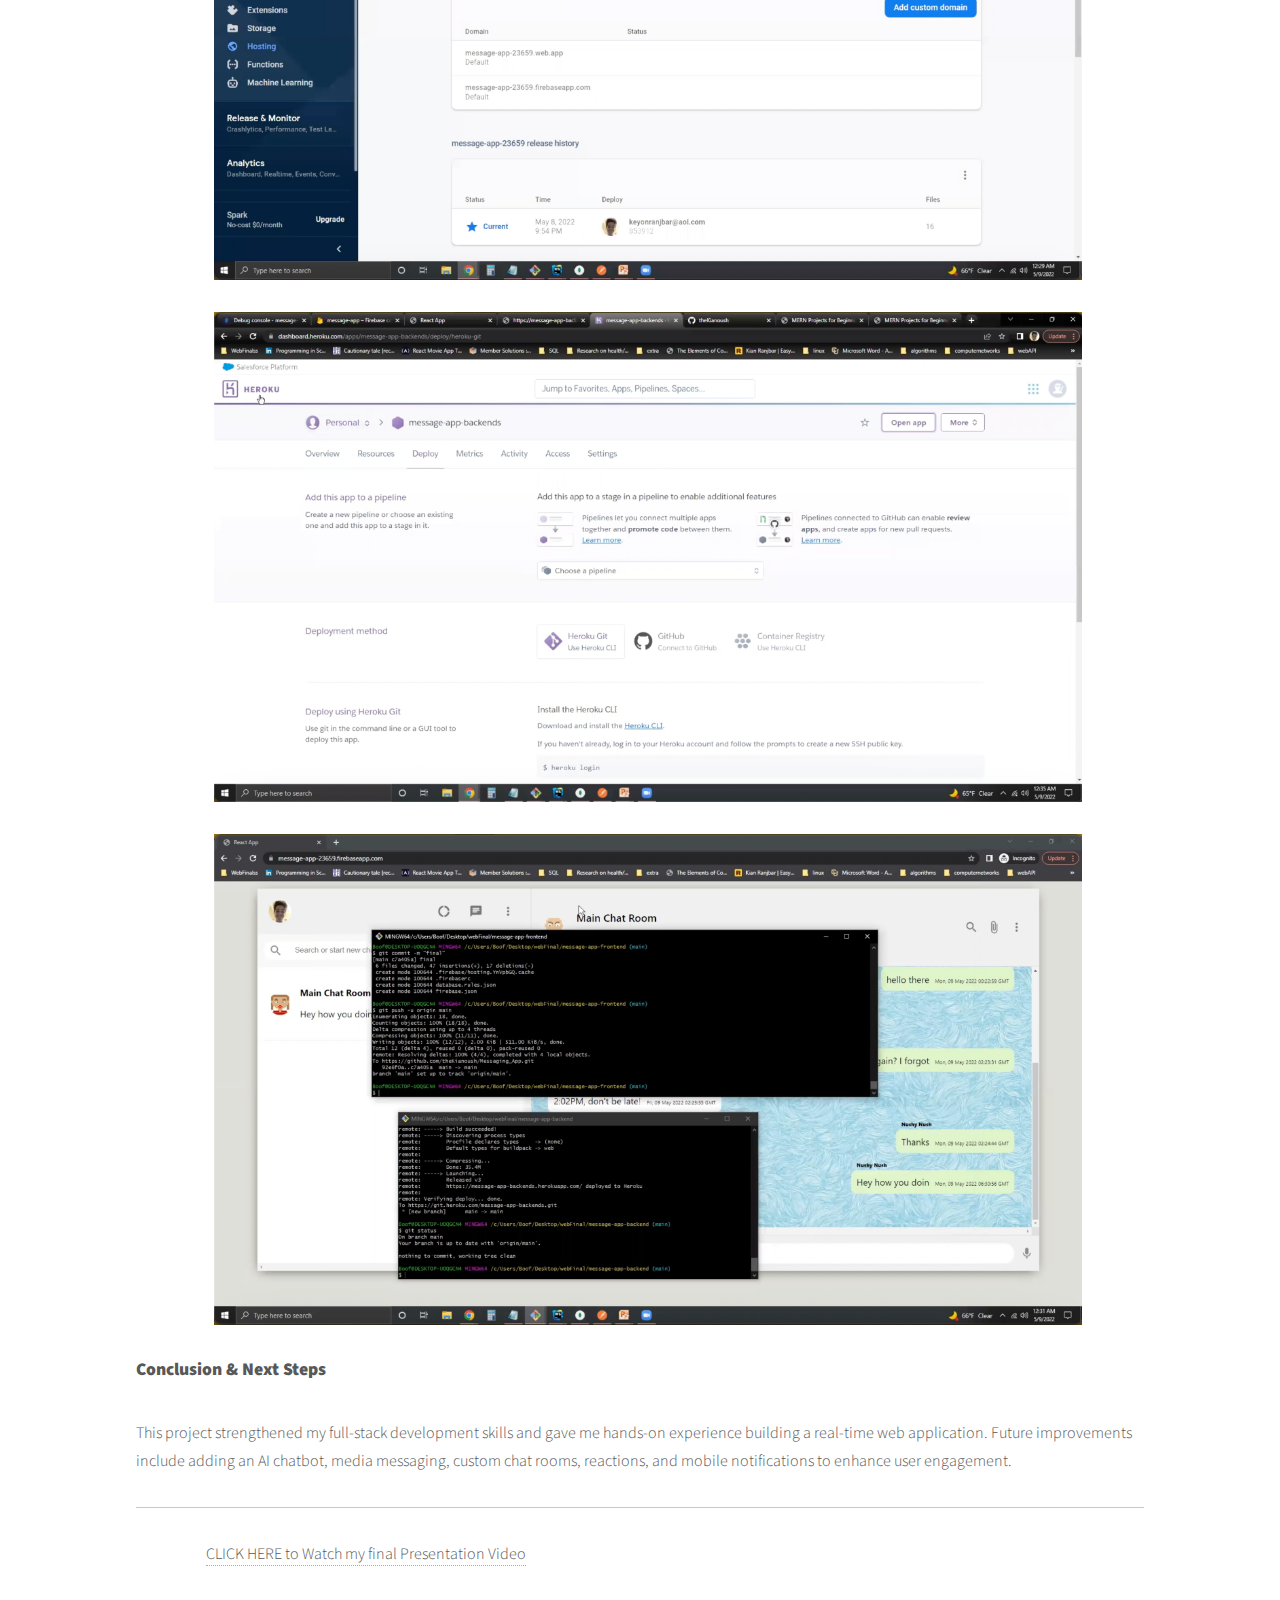
<file: webapi.html>
<!DOCTYPE HTML>
<html>
	<head>
		<title>Zero-Day Blog</title>
		<meta charset="utf-8" />
		<meta name="viewport" content="width=device-width, initial-scale=1, user-scalable=no" />
		<link rel="stylesheet" href="assets/css/main.css" />
		<noscript><link rel="stylesheet" href="assets/css/noscript.css" /></noscript>
<style>

/* Consistent, responsive blog images */
.blog-figure {
  max-width: 900px;       /* prevents desktop blowout */
  width: 100%;
  margin: 2rem auto;
  padding: 0 1rem;        /* prevents edge clipping on laptops */
  box-sizing: border-box;
}

.blog-figure img {
  width: 100%;
  height: auto;
  max-height: 70vh;       /* scales with viewport height */
  display: block;
  object-fit: contain;
}
    .blog-figure video {
  width: 100%;
  height: auto;
  max-height: 70vh;
  display: block;
}
.blog-figure figcaption {
	margin-top: 0.75rem;
	font-size: 0.9rem;
	opacity: 0.8;
}

/* Code block styling */
.code-block {
	background: #1e1e1e;
	color: #d4d4d4;
	padding: 1.25rem;
	border-radius: 6px;
	overflow-x: auto;
	font-size: 0.9rem;
	line-height: 1.5;
	margin: 2rem 0;
}

.code-block code {
	font-family: Consolas, Monaco, "Courier New", monospace;
}
h1, h2, h3, h4, h5, h6 {
  text-transform: none; /* Reverts to original case */
}
h1, h2, h5 {
  letter-spacing: -0.001em; /* Use a negative value to bring letters closer */
}

		</style>

	</head>

	<body class="is-preload">
		<div id="wrapper">

			<!-- Header -->
			<header id="header">
				<div class="inner">
					<a href="index.html" class="logo">
						<span class="symbol"><img src="images/target.png" alt="" /></span>
						<span class="title">Zero-Day</span>
					</a>
				</div>
<hr>
			</header>

			<!-- Main Content -->
			<div id="main">
				<div class="inner">

					<section>

					
    
                        <article class="project-post">
  <header>
    <h1>MERN Stack Messaging App</h1>
<h5>By: Kian Ranjbar</h5>


  </header>

  <section>
    <h2>Project Overview</h2>
    <p>
      This project is a full-stack messaging application built with the MERN stack (MongoDB, Express, React, Node.js). 
      The app is designed to allow users to communicate seamlessly without the need for a traditional sign-up process. 
      Users can log in directly with their Google account and start chatting immediately.
    </p>
  </section>

  <section>
    <h2>Problem Statement</h2>
    <p>
      I wanted to create a messaging app with robust features similar to Discord, where users can make posts and communicate within them. 
      A key challenge was the “empty room” problem: if no one else is online, users have no one to interact with. 
      To address this, I planned to integrate an AI chatbot for users to chat with when no friends are available.
    </p>
  </section>

  <section>
    <h2>Development Process</h2>
    <p>
      I started by following instructions from the book <em>MERN Projects for Beginners</em> by Nabendu Biwas to build a base messaging app. 
      Implementing all the desired features took longer than expected, but the core functionality was successfully completed. 
      I also researched ways to integrate AI for future chatbot functionality.
    </p>
  </section>

  <section>
    <h2>Key Features</h2>
    <ul>
      <li>Login via Google account – no traditional signup required.</li>
      <li>Real-time messaging between users.</li>
      <li>Future plans include an AI chatbot, picture messaging, custom chat rooms, message reactions, and phone notifications.</li>
    </ul>
  </section>

  <section>
    <h2>Technical Stack</h2>
    <ul>
      <li>Frontend: React</li>
          <figure class="blog-figure">
    <img src="images/webapi/react.png" alt="">
  </figure>

      <li>Backend: Node.js & Express</li>
         <figure class="blog-figure">
    <img src="images/webapi/nodeExpress.png" alt="">
  </figure>

      <li>Database: MongoDB</li>
                 <figure class="blog-figure">
    <img src="images/webapi/mongo.png" alt="">
  </figure>
      <li>Hosting: Firebase (frontend) & Heroku (backend)</li>
                 <figure class="blog-figure">
    <img src="images/webapi/firebase.png" alt="">
  </figure>
                 <figure class="blog-figure">
    <img src="images/webapi/heroku.png" alt="">
  </figure>
        
                 <figure class="blog-figure">
    <img src="images/webapi/frontback.png" alt="">
  </figure>
    </ul>
  </section>



  <section>
    <h2>Conclusion & Next Steps</h2>
    <p>
      This project strengthened my full-stack development skills and gave me hands-on experience building a real-time web application. 
      Future improvements include adding an AI chatbot, media messaging, custom chat rooms, reactions, and mobile notifications to enhance user engagement.
    </p>
  </section>
</article>



<hr>
            

                          <figure class="blog-figure">
                              
                              <a href="https://olucdenver-my.sharepoint.com/:v:/g/personal/kianoush_ranjbar_ucdenver_edu/EWTtgRxEMDlFu0V8ZUqg-GIBloLiked2KATNBPQ994G0hw?e=qbQCvU"> 
                              CLICK HERE to Watch my final Presentation Video 
                              </a>
   
                            
  </figure>
  


					</section>

				</div>
			</div>

		</div>

		<!-- Scripts -->
		<script src="assets/js/jquery.min.js"></script>
		<script src="assets/js/browser.min.js"></script>
		<script src="assets/js/breakpoints.min.js"></script>
		<script src="assets/js/util.js"></script>
		<script src="assets/js/main.js"></script>

	</body>
</html>
</file>
<file: assets/css/noscript.css>
/*
	Phantom by HTML5 UP
	html5up.net | @ajlkn
	Free for personal and commercial use under the CCA 3.0 license (html5up.net/license)
*/

/* Tiles */

	body.is-preload .tiles article {
		-moz-transform: none;
		-webkit-transform: none;
		-ms-transform: none;
		transform: none;
		opacity: 1;
	}
</file>
<file: assets/css/main.css>
@import url(fontawesome-all.min.css);
@import url("https://fonts.googleapis.com/css?family=Source+Sans+Pro:300,700,900");

/*
	Phantom by HTML5 UP
	html5up.net | @ajlkn
	Free for personal and commercial use under the CCA 3.0 license (html5up.net/license)
*/

html, body, div, span, applet, object,
iframe, h1, h2, h3, h4, h5, h6, p, blockquote,
pre, a, abbr, acronym, address, big, cite,
code, del, dfn, em, img, ins, kbd, q, s, samp,
small, strike, strong, sub, sup, tt, var, b,
u, i, center, dl, dt, dd, ol, ul, li, fieldset,
form, label, legend, table, caption, tbody,
tfoot, thead, tr, th, td, article, aside,
canvas, details, embed, figure, figcaption,
footer, header, hgroup, menu, nav, output, ruby,
section, summary, time, mark, audio, video {
	margin: 0;
	padding: 0;
	border: 0;
	font-size: 100%;
	font: inherit;
	vertical-align: baseline;}

article, aside, details, figcaption, figure,
footer, header, hgroup, menu, nav, section {
	display: block;}

body {
	line-height: 1;
}

ol, ul {
	list-style: none;
}

blockquote, q {
	quotes: none;
}

	blockquote:before, blockquote:after, q:before, q:after {
		content: '';
		content: none;
	}

table {
	border-collapse: collapse;
	border-spacing: 0;
}

body {
	-webkit-text-size-adjust: none;
}

mark {
	background-color: transparent;
	color: inherit;
}

input::-moz-focus-inner {
	border: 0;
	padding: 0;
}

input, select, textarea {
	-moz-appearance: none;
	-webkit-appearance: none;
	-ms-appearance: none;
	appearance: none;
}

/* Basic */

	@-ms-viewport {
		width: device-width;
	}

	body {
		-ms-overflow-style: scrollbar;
	}

	@media screen and (max-width: 480px) {

		html, body {
			min-width: 320px;
		}

	}

	html {
		box-sizing: border-box;
	}

	*, *:before, *:after {
		box-sizing: inherit;
	}

	body {
		background: #ffffff;
	}

		body.is-preload *, body.is-preload *:before, body.is-preload *:after {
			-moz-animation: none !important;
			-webkit-animation: none !important;
			-ms-animation: none !important;
			animation: none !important;
			-moz-transition: none !important;
			-webkit-transition: none !important;
			-ms-transition: none !important;
			transition: none !important;
		}

/* Type */

	body, input, select, textarea {
		color: #585858;
		font-family: "Source Sans Pro", Helvetica, sans-serif;
		font-size: 16pt;
		font-weight: 300;
		line-height: 1.75;
	}

		@media screen and (max-width: 1680px) {

			body, input, select, textarea {
				font-size: 14pt;
			}

		}

		@media screen and (max-width: 1280px) {

			body, input, select, textarea {
				font-size: 12pt;
			}

		}

	a {
		-moz-transition: border-bottom-color 0.2s ease, color 0.2s ease;
		-webkit-transition: border-bottom-color 0.2s ease, color 0.2s ease;
		-ms-transition: border-bottom-color 0.2s ease, color 0.2s ease;
		transition: border-bottom-color 0.2s ease, color 0.2s ease;
		text-decoration: none;
		color: #585858;
		border-bottom: dotted 1px rgba(88, 88, 88, 0.5);
	}

		a:hover {
			border-bottom-color: transparent;
			color: #f2849e !important;
		}

	strong, b {
		font-weight: 900;
	}

	em, i {
		font-style: italic;
	}

	p {
		margin: 0 0 2em 0;
	}

	h1 {
		font-size: 2.75em;
		font-weight: 700;
		line-height: 1.3;
		margin: 0 0 1em 0;
		letter-spacing: -0.035em;
	}

		h1 a {
			color: inherit;
		}

		@media screen and (max-width: 736px) {

			h1 {
				font-size: 2em;
				margin: 0 0 1em 0;
			}

		}

		@media screen and (max-width: 360px) {

			h1 {
				font-size: 1.75em;
			}

		}

	h2, h3, h4, h5, h6 {
		font-weight: 900;
		line-height: 1.5;
		margin: 0 0 2em 0;
		text-transform: uppercase;
		letter-spacing: 0.35em;
	}

		h2 a, h3 a, h4 a, h5 a, h6 a {
			color: inherit;
		}

	h2 {
		font-size: 1.1em;
	}

	h3 {
		font-size: 1em;
	}

	h4 {
		font-size: 0.8em;
	}

	h5 {
		font-size: 0.8em;
	}

	h6 {
		font-size: 0.8em;
	}

	@media screen and (max-width: 980px) {

		h1 br, h2 br, h3 br, h4 br, h5 br, h6 br {
			display: none;
		}

	}

	@media screen and (max-width: 736px) {

		h2 {
			font-size: 1em;
		}

		h3 {
			font-size: 0.8em;
		}

	}

	sub {
		font-size: 0.8em;
		position: relative;
		top: 0.5em;
	}

	sup {
		font-size: 0.8em;
		position: relative;
		top: -0.5em;
	}

	blockquote {
		border-left: solid 4px #c9c9c9;
		font-style: italic;
		margin: 0 0 2em 0;
		padding: 0.5em 0 0.5em 2em;
	}

	code {
		background: rgba(144, 144, 144, 0.075);
		border-radius: 4px;
		border: solid 1px #c9c9c9;
		font-family: "Courier New", monospace;
		font-size: 0.9em;
		margin: 0 0.25em;
		padding: 0.25em 0.65em;
	}

	pre {
		-webkit-overflow-scrolling: touch;
		font-family: "Courier New", monospace;
		font-size: 0.9em;
		margin: 0 0 2em 0;
	}

		pre code {
			display: block;
			line-height: 1.75;
			padding: 1em 1.5em;
			overflow-x: auto;
		}

	hr {
		border: 0;
		border-bottom: solid 1px #c9c9c9;
		margin: 2em 0;
	}

		hr.major {
			margin: 3em 0;
		}

	.align-left {
		text-align: left;
	}

	.align-center {
		text-align: center;
	}

	.align-right {
		text-align: right;
	}

/* Row */

	.row {
		display: flex;
		flex-wrap: wrap;
		box-sizing: border-box;
		align-items: stretch;
	}

		.row > * {
			box-sizing: border-box;
		}

		.row.gtr-uniform > * > :last-child {
			margin-bottom: 0;
		}

		.row.aln-left {
			justify-content: flex-start;
		}

		.row.aln-center {
			justify-content: center;
		}

		.row.aln-right {
			justify-content: flex-end;
		}

		.row.aln-top {
			align-items: flex-start;
		}

		.row.aln-middle {
			align-items: center;
		}

		.row.aln-bottom {
			align-items: flex-end;
		}

		.row > .imp {
			order: -1;
		}

		.row > .col-1 {
			width: 8.33333%;
		}

		.row > .off-1 {
			margin-left: 8.33333%;
		}

		.row > .col-2 {
			width: 16.66667%;
		}

		.row > .off-2 {
			margin-left: 16.66667%;
		}

		.row > .col-3 {
			width: 25%;
		}

		.row > .off-3 {
			margin-left: 25%;
		}

		.row > .col-4 {
			width: 33.33333%;
		}

		.row > .off-4 {
			margin-left: 33.33333%;
		}

		.row > .col-5 {
			width: 41.66667%;
		}

		.row > .off-5 {
			margin-left: 41.66667%;
		}

		.row > .col-6 {
			width: 50%;
		}

		.row > .off-6 {
			margin-left: 50%;
		}

		.row > .col-7 {
			width: 58.33333%;
		}

		.row > .off-7 {
			margin-left: 58.33333%;
		}

		.row > .col-8 {
			width: 66.66667%;
		}

		.row > .off-8 {
			margin-left: 66.66667%;
		}

		.row > .col-9 {
			width: 75%;
		}

		.row > .off-9 {
			margin-left: 75%;
		}

		.row > .col-10 {
			width: 83.33333%;
		}

		.row > .off-10 {
			margin-left: 83.33333%;
		}

		.row > .col-11 {
			width: 91.66667%;
		}

		.row > .off-11 {
			margin-left: 91.66667%;
		}

		.row > .col-12 {
			width: 100%;
		}

		.row > .off-12 {
			margin-left: 100%;
		}

		.row.gtr-0 {
			margin-top: 0;
			margin-left: 0em;
		}

			.row.gtr-0 > * {
				padding: 0 0 0 0em;
			}

			.row.gtr-0.gtr-uniform {
				margin-top: 0em;
			}

				.row.gtr-0.gtr-uniform > * {
					padding-top: 0em;
				}

		.row.gtr-25 {
			margin-top: 0;
			margin-left: -0.5em;
		}

			.row.gtr-25 > * {
				padding: 0 0 0 0.5em;
			}

			.row.gtr-25.gtr-uniform {
				margin-top: -0.5em;
			}

				.row.gtr-25.gtr-uniform > * {
					padding-top: 0.5em;
				}

		.row.gtr-50 {
			margin-top: 0;
			margin-left: -1em;
		}

			.row.gtr-50 > * {
				padding: 0 0 0 1em;
			}

			.row.gtr-50.gtr-uniform {
				margin-top: -1em;
			}

				.row.gtr-50.gtr-uniform > * {
					padding-top: 1em;
				}

		.row {
			margin-top: 0;
			margin-left: -2em;
		}

			.row > * {
				padding: 0 0 0 2em;
			}

			.row.gtr-uniform {
				margin-top: -2em;
			}

				.row.gtr-uniform > * {
					padding-top: 2em;
				}

		.row.gtr-150 {
			margin-top: 0;
			margin-left: -3em;
		}

			.row.gtr-150 > * {
				padding: 0 0 0 3em;
			}

			.row.gtr-150.gtr-uniform {
				margin-top: -3em;
			}

				.row.gtr-150.gtr-uniform > * {
					padding-top: 3em;
				}

		.row.gtr-200 {
			margin-top: 0;
			margin-left: -4em;
		}

			.row.gtr-200 > * {
				padding: 0 0 0 4em;
			}

			.row.gtr-200.gtr-uniform {
				margin-top: -4em;
			}

				.row.gtr-200.gtr-uniform > * {
					padding-top: 4em;
				}

		@media screen and (max-width: 1680px) {

			.row {
				display: flex;
				flex-wrap: wrap;
				box-sizing: border-box;
				align-items: stretch;
			}

				.row > * {
					box-sizing: border-box;
				}

				.row.gtr-uniform > * > :last-child {
					margin-bottom: 0;
				}

				.row.aln-left {
					justify-content: flex-start;
				}

				.row.aln-center {
					justify-content: center;
				}

				.row.aln-right {
					justify-content: flex-end;
				}

				.row.aln-top {
					align-items: flex-start;
				}

				.row.aln-middle {
					align-items: center;
				}

				.row.aln-bottom {
					align-items: flex-end;
				}

				.row > .imp-xlarge {
					order: -1;
				}

				.row > .col-1-xlarge {
					width: 8.33333%;
				}

				.row > .off-1-xlarge {
					margin-left: 8.33333%;
				}

				.row > .col-2-xlarge {
					width: 16.66667%;
				}

				.row > .off-2-xlarge {
					margin-left: 16.66667%;
				}

				.row > .col-3-xlarge {
					width: 25%;
				}

				.row > .off-3-xlarge {
					margin-left: 25%;
				}

				.row > .col-4-xlarge {
					width: 33.33333%;
				}

				.row > .off-4-xlarge {
					margin-left: 33.33333%;
				}

				.row > .col-5-xlarge {
					width: 41.66667%;
				}

				.row > .off-5-xlarge {
					margin-left: 41.66667%;
				}

				.row > .col-6-xlarge {
					width: 50%;
				}

				.row > .off-6-xlarge {
					margin-left: 50%;
				}

				.row > .col-7-xlarge {
					width: 58.33333%;
				}

				.row > .off-7-xlarge {
					margin-left: 58.33333%;
				}

				.row > .col-8-xlarge {
					width: 66.66667%;
				}

				.row > .off-8-xlarge {
					margin-left: 66.66667%;
				}

				.row > .col-9-xlarge {
					width: 75%;
				}

				.row > .off-9-xlarge {
					margin-left: 75%;
				}

				.row > .col-10-xlarge {
					width: 83.33333%;
				}

				.row > .off-10-xlarge {
					margin-left: 83.33333%;
				}

				.row > .col-11-xlarge {
					width: 91.66667%;
				}

				.row > .off-11-xlarge {
					margin-left: 91.66667%;
				}

				.row > .col-12-xlarge {
					width: 100%;
				}

				.row > .off-12-xlarge {
					margin-left: 100%;
				}

				.row.gtr-0 {
					margin-top: 0;
					margin-left: 0em;
				}

					.row.gtr-0 > * {
						padding: 0 0 0 0em;
					}

					.row.gtr-0.gtr-uniform {
						margin-top: 0em;
					}

						.row.gtr-0.gtr-uniform > * {
							padding-top: 0em;
						}

				.row.gtr-25 {
					margin-top: 0;
					margin-left: -0.5em;
				}

					.row.gtr-25 > * {
						padding: 0 0 0 0.5em;
					}

					.row.gtr-25.gtr-uniform {
						margin-top: -0.5em;
					}

						.row.gtr-25.gtr-uniform > * {
							padding-top: 0.5em;
						}

				.row.gtr-50 {
					margin-top: 0;
					margin-left: -1em;
				}

					.row.gtr-50 > * {
						padding: 0 0 0 1em;
					}

					.row.gtr-50.gtr-uniform {
						margin-top: -1em;
					}

						.row.gtr-50.gtr-uniform > * {
							padding-top: 1em;
						}

				.row {
					margin-top: 0;
					margin-left: -2em;
				}

					.row > * {
						padding: 0 0 0 2em;
					}

					.row.gtr-uniform {
						margin-top: -2em;
					}

						.row.gtr-uniform > * {
							padding-top: 2em;
						}

				.row.gtr-150 {
					margin-top: 0;
					margin-left: -3em;
				}

					.row.gtr-150 > * {
						padding: 0 0 0 3em;
					}

					.row.gtr-150.gtr-uniform {
						margin-top: -3em;
					}

						.row.gtr-150.gtr-uniform > * {
							padding-top: 3em;
						}

				.row.gtr-200 {
					margin-top: 0;
					margin-left: -4em;
				}

					.row.gtr-200 > * {
						padding: 0 0 0 4em;
					}

					.row.gtr-200.gtr-uniform {
						margin-top: -4em;
					}

						.row.gtr-200.gtr-uniform > * {
							padding-top: 4em;
						}

		}

		@media screen and (max-width: 1280px) {

			.row {
				display: flex;
				flex-wrap: wrap;
				box-sizing: border-box;
				align-items: stretch;
			}

				.row > * {
					box-sizing: border-box;
				}

				.row.gtr-uniform > * > :last-child {
					margin-bottom: 0;
				}

				.row.aln-left {
					justify-content: flex-start;
				}

				.row.aln-center {
					justify-content: center;
				}

				.row.aln-right {
					justify-content: flex-end;
				}

				.row.aln-top {
					align-items: flex-start;
				}

				.row.aln-middle {
					align-items: center;
				}

				.row.aln-bottom {
					align-items: flex-end;
				}

				.row > .imp-large {
					order: -1;
				}

				.row > .col-1-large {
					width: 8.33333%;
				}

				.row > .off-1-large {
					margin-left: 8.33333%;
				}

				.row > .col-2-large {
					width: 16.66667%;
				}

				.row > .off-2-large {
					margin-left: 16.66667%;
				}

				.row > .col-3-large {
					width: 25%;
				}

				.row > .off-3-large {
					margin-left: 25%;
				}

				.row > .col-4-large {
					width: 33.33333%;
				}

				.row > .off-4-large {
					margin-left: 33.33333%;
				}

				.row > .col-5-large {
					width: 41.66667%;
				}

				.row > .off-5-large {
					margin-left: 41.66667%;
				}

				.row > .col-6-large {
					width: 50%;
				}

				.row > .off-6-large {
					margin-left: 50%;
				}

				.row > .col-7-large {
					width: 58.33333%;
				}

				.row > .off-7-large {
					margin-left: 58.33333%;
				}

				.row > .col-8-large {
					width: 66.66667%;
				}

				.row > .off-8-large {
					margin-left: 66.66667%;
				}

				.row > .col-9-large {
					width: 75%;
				}

				.row > .off-9-large {
					margin-left: 75%;
				}

				.row > .col-10-large {
					width: 83.33333%;
				}

				.row > .off-10-large {
					margin-left: 83.33333%;
				}

				.row > .col-11-large {
					width: 91.66667%;
				}

				.row > .off-11-large {
					margin-left: 91.66667%;
				}

				.row > .col-12-large {
					width: 100%;
				}

				.row > .off-12-large {
					margin-left: 100%;
				}

				.row.gtr-0 {
					margin-top: 0;
					margin-left: 0em;
				}

					.row.gtr-0 > * {
						padding: 0 0 0 0em;
					}

					.row.gtr-0.gtr-uniform {
						margin-top: 0em;
					}

						.row.gtr-0.gtr-uniform > * {
							padding-top: 0em;
						}

				.row.gtr-25 {
					margin-top: 0;
					margin-left: -0.5em;
				}

					.row.gtr-25 > * {
						padding: 0 0 0 0.5em;
					}

					.row.gtr-25.gtr-uniform {
						margin-top: -0.5em;
					}

						.row.gtr-25.gtr-uniform > * {
							padding-top: 0.5em;
						}

				.row.gtr-50 {
					margin-top: 0;
					margin-left: -1em;
				}

					.row.gtr-50 > * {
						padding: 0 0 0 1em;
					}

					.row.gtr-50.gtr-uniform {
						margin-top: -1em;
					}

						.row.gtr-50.gtr-uniform > * {
							padding-top: 1em;
						}

				.row {
					margin-top: 0;
					margin-left: -2em;
				}

					.row > * {
						padding: 0 0 0 2em;
					}

					.row.gtr-uniform {
						margin-top: -2em;
					}

						.row.gtr-uniform > * {
							padding-top: 2em;
						}

				.row.gtr-150 {
					margin-top: 0;
					margin-left: -3em;
				}

					.row.gtr-150 > * {
						padding: 0 0 0 3em;
					}

					.row.gtr-150.gtr-uniform {
						margin-top: -3em;
					}

						.row.gtr-150.gtr-uniform > * {
							padding-top: 3em;
						}

				.row.gtr-200 {
					margin-top: 0;
					margin-left: -4em;
				}

					.row.gtr-200 > * {
						padding: 0 0 0 4em;
					}

					.row.gtr-200.gtr-uniform {
						margin-top: -4em;
					}

						.row.gtr-200.gtr-uniform > * {
							padding-top: 4em;
						}

		}

		@media screen and (max-width: 980px) {

			.row {
				display: flex;
				flex-wrap: wrap;
				box-sizing: border-box;
				align-items: stretch;
			}

				.row > * {
					box-sizing: border-box;
				}

				.row.gtr-uniform > * > :last-child {
					margin-bottom: 0;
				}

				.row.aln-left {
					justify-content: flex-start;
				}

				.row.aln-center {
					justify-content: center;
				}

				.row.aln-right {
					justify-content: flex-end;
				}

				.row.aln-top {
					align-items: flex-start;
				}

				.row.aln-middle {
					align-items: center;
				}

				.row.aln-bottom {
					align-items: flex-end;
				}

				.row > .imp-medium {
					order: -1;
				}

				.row > .col-1-medium {
					width: 8.33333%;
				}

				.row > .off-1-medium {
					margin-left: 8.33333%;
				}

				.row > .col-2-medium {
					width: 16.66667%;
				}

				.row > .off-2-medium {
					margin-left: 16.66667%;
				}

				.row > .col-3-medium {
					width: 25%;
				}

				.row > .off-3-medium {
					margin-left: 25%;
				}

				.row > .col-4-medium {
					width: 33.33333%;
				}

				.row > .off-4-medium {
					margin-left: 33.33333%;
				}

				.row > .col-5-medium {
					width: 41.66667%;
				}

				.row > .off-5-medium {
					margin-left: 41.66667%;
				}

				.row > .col-6-medium {
					width: 50%;
				}

				.row > .off-6-medium {
					margin-left: 50%;
				}

				.row > .col-7-medium {
					width: 58.33333%;
				}

				.row > .off-7-medium {
					margin-left: 58.33333%;
				}

				.row > .col-8-medium {
					width: 66.66667%;
				}

				.row > .off-8-medium {
					margin-left: 66.66667%;
				}

				.row > .col-9-medium {
					width: 75%;
				}

				.row > .off-9-medium {
					margin-left: 75%;
				}

				.row > .col-10-medium {
					width: 83.33333%;
				}

				.row > .off-10-medium {
					margin-left: 83.33333%;
				}

				.row > .col-11-medium {
					width: 91.66667%;
				}

				.row > .off-11-medium {
					margin-left: 91.66667%;
				}

				.row > .col-12-medium {
					width: 100%;
				}

				.row > .off-12-medium {
					margin-left: 100%;
				}

				.row.gtr-0 {
					margin-top: 0;
					margin-left: 0em;
				}

					.row.gtr-0 > * {
						padding: 0 0 0 0em;
					}

					.row.gtr-0.gtr-uniform {
						margin-top: 0em;
					}

						.row.gtr-0.gtr-uniform > * {
							padding-top: 0em;
						}

				.row.gtr-25 {
					margin-top: 0;
					margin-left: -0.375em;
				}

					.row.gtr-25 > * {
						padding: 0 0 0 0.375em;
					}

					.row.gtr-25.gtr-uniform {
						margin-top: -0.375em;
					}

						.row.gtr-25.gtr-uniform > * {
							padding-top: 0.375em;
						}

				.row.gtr-50 {
					margin-top: 0;
					margin-left: -0.75em;
				}

					.row.gtr-50 > * {
						padding: 0 0 0 0.75em;
					}

					.row.gtr-50.gtr-uniform {
						margin-top: -0.75em;
					}

						.row.gtr-50.gtr-uniform > * {
							padding-top: 0.75em;
						}

				.row {
					margin-top: 0;
					margin-left: -1.5em;
				}

					.row > * {
						padding: 0 0 0 1.5em;
					}

					.row.gtr-uniform {
						margin-top: -1.5em;
					}

						.row.gtr-uniform > * {
							padding-top: 1.5em;
						}

				.row.gtr-150 {
					margin-top: 0;
					margin-left: -2.25em;
				}

					.row.gtr-150 > * {
						padding: 0 0 0 2.25em;
					}

					.row.gtr-150.gtr-uniform {
						margin-top: -2.25em;
					}

						.row.gtr-150.gtr-uniform > * {
							padding-top: 2.25em;
						}

				.row.gtr-200 {
					margin-top: 0;
					margin-left: -3em;
				}

					.row.gtr-200 > * {
						padding: 0 0 0 3em;
					}

					.row.gtr-200.gtr-uniform {
						margin-top: -3em;
					}

						.row.gtr-200.gtr-uniform > * {
							padding-top: 3em;
						}

		}

		@media screen and (max-width: 736px) {

			.row {
				display: flex;
				flex-wrap: wrap;
				box-sizing: border-box;
				align-items: stretch;
			}

				.row > * {
					box-sizing: border-box;
				}

				.row.gtr-uniform > * > :last-child {
					margin-bottom: 0;
				}

				.row.aln-left {
					justify-content: flex-start;
				}

				.row.aln-center {
					justify-content: center;
				}

				.row.aln-right {
					justify-content: flex-end;
				}

				.row.aln-top {
					align-items: flex-start;
				}

				.row.aln-middle {
					align-items: center;
				}

				.row.aln-bottom {
					align-items: flex-end;
				}

				.row > .imp-small {
					order: -1;
				}

				.row > .col-1-small {
					width: 8.33333%;
				}

				.row > .off-1-small {
					margin-left: 8.33333%;
				}

				.row > .col-2-small {
					width: 16.66667%;
				}

				.row > .off-2-small {
					margin-left: 16.66667%;
				}

				.row > .col-3-small {
					width: 25%;
				}

				.row > .off-3-small {
					margin-left: 25%;
				}

				.row > .col-4-small {
					width: 33.33333%;
				}

				.row > .off-4-small {
					margin-left: 33.33333%;
				}

				.row > .col-5-small {
					width: 41.66667%;
				}

				.row > .off-5-small {
					margin-left: 41.66667%;
				}

				.row > .col-6-small {
					width: 50%;
				}

				.row > .off-6-small {
					margin-left: 50%;
				}

				.row > .col-7-small {
					width: 58.33333%;
				}

				.row > .off-7-small {
					margin-left: 58.33333%;
				}

				.row > .col-8-small {
					width: 66.66667%;
				}

				.row > .off-8-small {
					margin-left: 66.66667%;
				}

				.row > .col-9-small {
					width: 75%;
				}

				.row > .off-9-small {
					margin-left: 75%;
				}

				.row > .col-10-small {
					width: 83.33333%;
				}

				.row > .off-10-small {
					margin-left: 83.33333%;
				}

				.row > .col-11-small {
					width: 91.66667%;
				}

				.row > .off-11-small {
					margin-left: 91.66667%;
				}

				.row > .col-12-small {
					width: 100%;
				}

				.row > .off-12-small {
					margin-left: 100%;
				}

				.row.gtr-0 {
					margin-top: 0;
					margin-left: 0em;
				}

					.row.gtr-0 > * {
						padding: 0 0 0 0em;
					}

					.row.gtr-0.gtr-uniform {
						margin-top: 0em;
					}

						.row.gtr-0.gtr-uniform > * {
							padding-top: 0em;
						}

				.row.gtr-25 {
					margin-top: 0;
					margin-left: -0.25em;
				}

					.row.gtr-25 > * {
						padding: 0 0 0 0.25em;
					}

					.row.gtr-25.gtr-uniform {
						margin-top: -0.25em;
					}

						.row.gtr-25.gtr-uniform > * {
							padding-top: 0.25em;
						}

				.row.gtr-50 {
					margin-top: 0;
					margin-left: -0.5em;
				}

					.row.gtr-50 > * {
						padding: 0 0 0 0.5em;
					}

					.row.gtr-50.gtr-uniform {
						margin-top: -0.5em;
					}

						.row.gtr-50.gtr-uniform > * {
							padding-top: 0.5em;
						}

				.row {
					margin-top: 0;
					margin-left: -1em;
				}

					.row > * {
						padding: 0 0 0 1em;
					}

					.row.gtr-uniform {
						margin-top: -1em;
					}

						.row.gtr-uniform > * {
							padding-top: 1em;
						}

				.row.gtr-150 {
					margin-top: 0;
					margin-left: -1.5em;
				}

					.row.gtr-150 > * {
						padding: 0 0 0 1.5em;
					}

					.row.gtr-150.gtr-uniform {
						margin-top: -1.5em;
					}

						.row.gtr-150.gtr-uniform > * {
							padding-top: 1.5em;
						}

				.row.gtr-200 {
					margin-top: 0;
					margin-left: -2em;
				}

					.row.gtr-200 > * {
						padding: 0 0 0 2em;
					}

					.row.gtr-200.gtr-uniform {
						margin-top: -2em;
					}

						.row.gtr-200.gtr-uniform > * {
							padding-top: 2em;
						}

		}

		@media screen and (max-width: 480px) {

			.row {
				display: flex;
				flex-wrap: wrap;
				box-sizing: border-box;
				align-items: stretch;
			}

				.row > * {
					box-sizing: border-box;
				}

				.row.gtr-uniform > * > :last-child {
					margin-bottom: 0;
				}

				.row.aln-left {
					justify-content: flex-start;
				}

				.row.aln-center {
					justify-content: center;
				}

				.row.aln-right {
					justify-content: flex-end;
				}

				.row.aln-top {
					align-items: flex-start;
				}

				.row.aln-middle {
					align-items: center;
				}

				.row.aln-bottom {
					align-items: flex-end;
				}

				.row > .imp-xsmall {
					order: -1;
				}

				.row > .col-1-xsmall {
					width: 8.33333%;
				}

				.row > .off-1-xsmall {
					margin-left: 8.33333%;
				}

				.row > .col-2-xsmall {
					width: 16.66667%;
				}

				.row > .off-2-xsmall {
					margin-left: 16.66667%;
				}

				.row > .col-3-xsmall {
					width: 25%;
				}

				.row > .off-3-xsmall {
					margin-left: 25%;
				}

				.row > .col-4-xsmall {
					width: 33.33333%;
				}

				.row > .off-4-xsmall {
					margin-left: 33.33333%;
				}

				.row > .col-5-xsmall {
					width: 41.66667%;
				}

				.row > .off-5-xsmall {
					margin-left: 41.66667%;
				}

				.row > .col-6-xsmall {
					width: 50%;
				}

				.row > .off-6-xsmall {
					margin-left: 50%;
				}

				.row > .col-7-xsmall {
					width: 58.33333%;
				}

				.row > .off-7-xsmall {
					margin-left: 58.33333%;
				}

				.row > .col-8-xsmall {
					width: 66.66667%;
				}

				.row > .off-8-xsmall {
					margin-left: 66.66667%;
				}

				.row > .col-9-xsmall {
					width: 75%;
				}

				.row > .off-9-xsmall {
					margin-left: 75%;
				}

				.row > .col-10-xsmall {
					width: 83.33333%;
				}

				.row > .off-10-xsmall {
					margin-left: 83.33333%;
				}

				.row > .col-11-xsmall {
					width: 91.66667%;
				}

				.row > .off-11-xsmall {
					margin-left: 91.66667%;
				}

				.row > .col-12-xsmall {
					width: 100%;
				}

				.row > .off-12-xsmall {
					margin-left: 100%;
				}

				.row.gtr-0 {
					margin-top: 0;
					margin-left: 0em;
				}

					.row.gtr-0 > * {
						padding: 0 0 0 0em;
					}

					.row.gtr-0.gtr-uniform {
						margin-top: 0em;
					}

						.row.gtr-0.gtr-uniform > * {
							padding-top: 0em;
						}

				.row.gtr-25 {
					margin-top: 0;
					margin-left: -0.25em;
				}

					.row.gtr-25 > * {
						padding: 0 0 0 0.25em;
					}

					.row.gtr-25.gtr-uniform {
						margin-top: -0.25em;
					}

						.row.gtr-25.gtr-uniform > * {
							padding-top: 0.25em;
						}

				.row.gtr-50 {
					margin-top: 0;
					margin-left: -0.5em;
				}

					.row.gtr-50 > * {
						padding: 0 0 0 0.5em;
					}

					.row.gtr-50.gtr-uniform {
						margin-top: -0.5em;
					}

						.row.gtr-50.gtr-uniform > * {
							padding-top: 0.5em;
						}

				.row {
					margin-top: 0;
					margin-left: -1em;
				}

					.row > * {
						padding: 0 0 0 1em;
					}

					.row.gtr-uniform {
						margin-top: -1em;
					}

						.row.gtr-uniform > * {
							padding-top: 1em;
						}

				.row.gtr-150 {
					margin-top: 0;
					margin-left: -1.5em;
				}

					.row.gtr-150 > * {
						padding: 0 0 0 1.5em;
					}

					.row.gtr-150.gtr-uniform {
						margin-top: -1.5em;
					}

						.row.gtr-150.gtr-uniform > * {
							padding-top: 1.5em;
						}

				.row.gtr-200 {
					margin-top: 0;
					margin-left: -2em;
				}

					.row.gtr-200 > * {
						padding: 0 0 0 2em;
					}

					.row.gtr-200.gtr-uniform {
						margin-top: -2em;
					}

						.row.gtr-200.gtr-uniform > * {
							padding-top: 2em;
						}

		}

/* Section/Article */

	section.special, article.special {
		text-align: center;
	}

	header p {
		margin-top: -1em;
	}

	@media screen and (max-width: 736px) {

		header p {
			margin-top: 0;
		}

	}

/* Icon */

	.icon {
		text-decoration: none;
		border-bottom: none;
		position: relative;
	}

		.icon:before {
			-moz-osx-font-smoothing: grayscale;
			-webkit-font-smoothing: antialiased;
			display: inline-block;
			font-style: normal;
			font-variant: normal;
			text-rendering: auto;
			line-height: 1;
			text-transform: none !important;
			font-family: 'Font Awesome 5 Free';
			font-weight: 400;
		}

		.icon > .label {
			display: none;
		}

		.icon:before {
			line-height: inherit;
		}

		.icon.solid:before {
			font-weight: 900;
		}

		.icon.brands:before {
			font-family: 'Font Awesome 5 Brands';
		}

		.icon.style2 {
			-moz-transition: background-color 0.2s ease-in-out, color 0.2s ease-in-out, border-color 0.2s ease-in-out;
			-webkit-transition: background-color 0.2s ease-in-out, color 0.2s ease-in-out, border-color 0.2s ease-in-out;
			-ms-transition: background-color 0.2s ease-in-out, color 0.2s ease-in-out, border-color 0.2s ease-in-out;
			transition: background-color 0.2s ease-in-out, color 0.2s ease-in-out, border-color 0.2s ease-in-out;
			background-color: transparent;
			border: solid 1px #c9c9c9;
			border-radius: 4px;
			width: 2.65em;
			height: 2.65em;
			display: inline-block;
			text-align: center;
			line-height: 2.65em;
			color: inherit;
		}

			.icon.style2:before {
				font-size: 1.1em;
			}

			.icon.style2:hover {
				color: #f2849e;
				border-color: #f2849e;
			}

			.icon.style2:active {
				background-color: rgba(242, 132, 158, 0.1);
			}

/* List */

	ol {
		list-style: decimal;
		margin: 0 0 2em 0;
		padding-left: 1.25em;
	}

		ol li {
			padding-left: 0.25em;
		}

	ul {
		list-style: disc;
		margin: 0 0 2em 0;
		padding-left: 1em;
	}

		ul li {
			padding-left: 0.5em;
		}

		ul.alt {
			list-style: none;
			padding-left: 0;
		}

			ul.alt li {
				border-top: solid 1px #c9c9c9;
				padding: 0.5em 0;
			}

				ul.alt li:first-child {
					border-top: 0;
					padding-top: 0;
				}

	dl {
		margin: 0 0 2em 0;
	}

		dl dt {
			display: block;
			font-weight: 900;
			margin: 0 0 1em 0;
		}

		dl dd {
			margin-left: 2em;
		}

/* Actions */

	ul.actions {
		display: -moz-flex;
		display: -webkit-flex;
		display: -ms-flex;
		display: flex;
		cursor: default;
		list-style: none;
		margin-left: -1em;
		padding-left: 0;
	}

		ul.actions li {
			padding: 0 0 0 1em;
			vertical-align: middle;
		}

		ul.actions.special {
			-moz-justify-content: center;
			-webkit-justify-content: center;
			-ms-justify-content: center;
			justify-content: center;
			width: 100%;
			margin-left: 0;
		}

			ul.actions.special li:first-child {
				padding-left: 0;
			}

		ul.actions.stacked {
			-moz-flex-direction: column;
			-webkit-flex-direction: column;
			-ms-flex-direction: column;
			flex-direction: column;
			margin-left: 0;
		}

			ul.actions.stacked li {
				padding: 1.3em 0 0 0;
			}

				ul.actions.stacked li:first-child {
					padding-top: 0;
				}

		ul.actions.fit {
			width: calc(100% + 1em);
		}

			ul.actions.fit li {
				-moz-flex-grow: 1;
				-webkit-flex-grow: 1;
				-ms-flex-grow: 1;
				flex-grow: 1;
				-moz-flex-shrink: 1;
				-webkit-flex-shrink: 1;
				-ms-flex-shrink: 1;
				flex-shrink: 1;
				width: 100%;
			}

				ul.actions.fit li > * {
					width: 100%;
				}

			ul.actions.fit.stacked {
				width: 100%;
			}

		@media screen and (max-width: 480px) {

			ul.actions:not(.fixed) {
				-moz-flex-direction: column;
				-webkit-flex-direction: column;
				-ms-flex-direction: column;
				flex-direction: column;
				margin-left: 0;
				width: 100% !important;
			}

				ul.actions:not(.fixed) li {
					-moz-flex-grow: 1;
					-webkit-flex-grow: 1;
					-ms-flex-grow: 1;
					flex-grow: 1;
					-moz-flex-shrink: 1;
					-webkit-flex-shrink: 1;
					-ms-flex-shrink: 1;
					flex-shrink: 1;
					padding: 1em 0 0 0;
					text-align: center;
					width: 100%;
				}

					ul.actions:not(.fixed) li > * {
						width: 100%;
					}

					ul.actions:not(.fixed) li:first-child {
						padding-top: 0;
					}

					ul.actions:not(.fixed) li input[type="submit"],
					ul.actions:not(.fixed) li input[type="reset"],
					ul.actions:not(.fixed) li input[type="button"],
					ul.actions:not(.fixed) li button,
					ul.actions:not(.fixed) li .button {
						width: 100%;
					}

						ul.actions:not(.fixed) li input[type="submit"].icon:before,
						ul.actions:not(.fixed) li input[type="reset"].icon:before,
						ul.actions:not(.fixed) li input[type="button"].icon:before,
						ul.actions:not(.fixed) li button.icon:before,
						ul.actions:not(.fixed) li .button.icon:before {
							margin-left: -0.5rem;
						}

		}

/* Icons */

	ul.icons {
		cursor: default;
		list-style: none;
		padding-left: 0;
		margin: -1em 0 2em -1em;
	}

		ul.icons li {
			display: inline-block;
			padding: 1em 0 0 1em;
		}

/* Form */

	form {
		margin: 0 0 2em 0;
		overflow-x: hidden;
	}

		form > :last-child {
			margin-bottom: 0;
		}

		form > .fields {
			display: -moz-flex;
			display: -webkit-flex;
			display: -ms-flex;
			display: flex;
			-moz-flex-wrap: wrap;
			-webkit-flex-wrap: wrap;
			-ms-flex-wrap: wrap;
			flex-wrap: wrap;
			width: calc(100% + 3em);
			margin: -1.5em 0 2em -1.5em;
		}

			form > .fields > .field {
				-moz-flex-grow: 0;
				-webkit-flex-grow: 0;
				-ms-flex-grow: 0;
				flex-grow: 0;
				-moz-flex-shrink: 0;
				-webkit-flex-shrink: 0;
				-ms-flex-shrink: 0;
				flex-shrink: 0;
				padding: 1.5em 0 0 1.5em;
				width: calc(100% - 1.5em);
			}

				form > .fields > .field.half {
					width: calc(50% - 0.75em);
				}

				form > .fields > .field.third {
					width: calc(100%/3 - 0.5em);
				}

				form > .fields > .field.quarter {
					width: calc(25% - 0.375em);
				}

		@media screen and (max-width: 480px) {

			form > .fields {
				width: calc(100% + 3em);
				margin: -1.5em 0 2em -1.5em;
			}

				form > .fields > .field {
					padding: 1.5em 0 0 1.5em;
					width: calc(100% - 1.5em);
				}

					form > .fields > .field.half {
						width: calc(100% - 1.5em);
					}

					form > .fields > .field.third {
						width: calc(100% - 1.5em);
					}

					form > .fields > .field.quarter {
						width: calc(100% - 1.5em);
					}

		}

	label {
		display: block;
		font-size: 0.9em;
		font-weight: 900;
		margin: 0 0 1em 0;
	}

	input[type="text"],
	input[type="password"],
	input[type="email"],
	input[type="tel"],
	select,
	textarea {
		-moz-appearance: none;
		-webkit-appearance: none;
		-ms-appearance: none;
		appearance: none;
		background-color: transparent;
		border: none;
		border-radius: 0;
		border-bottom: solid 1px #c9c9c9;
		color: inherit;
		display: block;
		outline: 0;
		padding: 0;
		text-decoration: none;
		width: 100%;
	}

		input[type="text"]:invalid,
		input[type="password"]:invalid,
		input[type="email"]:invalid,
		input[type="tel"]:invalid,
		select:invalid,
		textarea:invalid {
			box-shadow: none;
		}

		input[type="text"]:focus,
		input[type="password"]:focus,
		input[type="email"]:focus,
		input[type="tel"]:focus,
		select:focus,
		textarea:focus {
			border-bottom-color: #f2849e;
			box-shadow: inset 0 -1px 0 0 #f2849e;
		}

	select {
		background-image: url("data:image/svg+xml;charset=utf8,%3Csvg xmlns='http://www.w3.org/2000/svg' width='40' height='40' preserveAspectRatio='none' viewBox='0 0 40 40'%3E%3Cpath d='M9.4,12.3l10.4,10.4l10.4-10.4c0.2-0.2,0.5-0.4,0.9-0.4c0.3,0,0.6,0.1,0.9,0.4l3.3,3.3c0.2,0.2,0.4,0.5,0.4,0.9 c0,0.4-0.1,0.6-0.4,0.9L20.7,31.9c-0.2,0.2-0.5,0.4-0.9,0.4c-0.3,0-0.6-0.1-0.9-0.4L4.3,17.3c-0.2-0.2-0.4-0.5-0.4-0.9 c0-0.4,0.1-0.6,0.4-0.9l3.3-3.3c0.2-0.2,0.5-0.4,0.9-0.4S9.1,12.1,9.4,12.3z' fill='%23c9c9c9' /%3E%3C/svg%3E");
		background-size: 1.25rem;
		background-repeat: no-repeat;
		background-position: calc(100% - 1rem) center;
		height: 3em;
		padding-right: 3em;
		text-overflow: ellipsis;
	}

		select option {
			background: #ffffff;
		}

		select:focus::-ms-value {
			background-color: transparent;
		}

		select::-ms-expand {
			display: none;
		}

	input[type="text"],
	input[type="password"],
	input[type="email"],
	select {
		height: 3em;
	}

	textarea {
		padding: 0;
		min-height: 3.75em;
	}

	input[type="checkbox"],
	input[type="radio"] {
		-moz-appearance: none;
		-webkit-appearance: none;
		-ms-appearance: none;
		appearance: none;
		display: block;
		float: left;
		margin-right: -2em;
		opacity: 0;
		width: 1em;
		z-index: -1;
	}

		input[type="checkbox"] + label,
		input[type="radio"] + label {
			text-decoration: none;
			color: #585858;
			cursor: pointer;
			display: inline-block;
			font-size: 1em;
			font-weight: 300;
			padding-left: 2.55em;
			padding-right: 0.75em;
			position: relative;
		}

			input[type="checkbox"] + label:before,
			input[type="radio"] + label:before {
				-moz-osx-font-smoothing: grayscale;
				-webkit-font-smoothing: antialiased;
				display: inline-block;
				font-style: normal;
				font-variant: normal;
				text-rendering: auto;
				line-height: 1;
				text-transform: none !important;
				font-family: 'Font Awesome 5 Free';
				font-weight: 900;
			}

			input[type="checkbox"] + label:before,
			input[type="radio"] + label:before {
				border-radius: 4px;
				border: solid 1px #c9c9c9;
				content: '';
				display: inline-block;
				font-size: 0.8em;
				height: 2.25em;
				left: 0;
				line-height: 2.25em;
				position: absolute;
				text-align: center;
				top: 0;
				width: 2.25em;
			}

		input[type="checkbox"]:checked + label:before,
		input[type="radio"]:checked + label:before {
			background: #585858;
			border-color: #585858;
			color: #ffffff;
			content: '\f00c';
		}

		input[type="checkbox"]:focus + label:before,
		input[type="radio"]:focus + label:before {
			border-color: #f2849e;
			box-shadow: 0 0 0 1px #f2849e;
		}

	input[type="checkbox"] + label:before {
		border-radius: 4px;
	}

	input[type="radio"] + label:before {
		border-radius: 100%;
	}

/* Box */

	.box {
		border-radius: 4px;
		border: solid 1px #c9c9c9;
		margin-bottom: 2em;
		padding: 1.5em;
	}

		.box > :last-child,
		.box > :last-child > :last-child,
		.box > :last-child > :last-child > :last-child {
			margin-bottom: 0;
		}

		.box.alt {
			border: 0;
			border-radius: 0;
			padding: 0;
		}

/* Image */

	.image {
		border-radius: 4px;
		border: 0;
		display: inline-block;
		position: relative;
	}

		.image img {
			border-radius: 4px;
			display: block;
		}

		.image.left, .image.right {
			max-width: 40%;
		}

			.image.left img, .image.right img {
				width: 100%;
			}

		.image.left {
			float: left;
			padding: 0 1.5em 1em 0;
			top: 0.25em;
		}

		.image.right {
			float: right;
			padding: 0 0 1em 1.5em;
			top: 0.25em;
		}

		.image.fit {
			display: block;
			margin: 0 0 2em 0;
			width: 100%;
		}

			.image.fit img {
				width: 100%;
			}

		.image.main {
			display: block;
			margin: 0 0 3em 0;
			width: 100%;
		}

			.image.main img {
				width: 100%;
			}

			@media screen and (max-width: 736px) {

				.image.main {
					margin: 0 0 2em 0;
				}

			}

/* Table */

	.table-wrapper {
		-webkit-overflow-scrolling: touch;
		overflow-x: auto;
	}

	table {
		margin: 0 0 2em 0;
		width: 100%;
	}

		table tbody tr {
			border: solid 1px #c9c9c9;
			border-left: 0;
			border-right: 0;
		}

			table tbody tr:nth-child(2n + 1) {
				background-color: rgba(144, 144, 144, 0.075);
			}

		table td {
			padding: 0.75em 0.75em;
		}

		table th {
			font-size: 0.9em;
			font-weight: 900;
			padding: 0 0.75em 0.75em 0.75em;
			text-align: left;
		}

		table thead {
			border-bottom: solid 2px #c9c9c9;
		}

		table tfoot {
			border-top: solid 2px #c9c9c9;
		}

		table.alt {
			border-collapse: separate;
		}

			table.alt tbody tr td {
				border: solid 1px #c9c9c9;
				border-left-width: 0;
				border-top-width: 0;
			}

				table.alt tbody tr td:first-child {
					border-left-width: 1px;
				}

			table.alt tbody tr:first-child td {
				border-top-width: 1px;
			}

			table.alt thead {
				border-bottom: 0;
			}

			table.alt tfoot {
				border-top: 0;
			}

/* Button */

	input[type="submit"],
	input[type="reset"],
	input[type="button"],
	button,
	.button {
		-moz-appearance: none;
		-webkit-appearance: none;
		-ms-appearance: none;
		appearance: none;
		-moz-transition: background-color 0.2s ease-in-out, color 0.2s ease-in-out, box-shadow 0.2s ease-in-out;
		-webkit-transition: background-color 0.2s ease-in-out, color 0.2s ease-in-out, box-shadow 0.2s ease-in-out;
		-ms-transition: background-color 0.2s ease-in-out, color 0.2s ease-in-out, box-shadow 0.2s ease-in-out;
		transition: background-color 0.2s ease-in-out, color 0.2s ease-in-out, box-shadow 0.2s ease-in-out;
		background-color: transparent;
		border-radius: 4px;
		border: 0;
		box-shadow: inset 0 0 0 2px #585858;
		color: #585858 !important;
		cursor: pointer;
		display: inline-block;
		font-size: 0.8em;
		font-weight: 900;
		height: 3.5em;
		letter-spacing: 0.35em;
		line-height: 3.45em;
		overflow: hidden;
		padding: 0 1.25em 0 1.6em;
		text-align: center;
		text-decoration: none;
		text-overflow: ellipsis;
		text-transform: uppercase;
		white-space: nowrap;
	}

		input[type="submit"].icon:before,
		input[type="reset"].icon:before,
		input[type="button"].icon:before,
		button.icon:before,
		.button.icon:before {
			margin-right: 0.5em;
		}

		input[type="submit"].fit,
		input[type="reset"].fit,
		input[type="button"].fit,
		button.fit,
		.button.fit {
			width: 100%;
		}

		input[type="submit"]:hover,
		input[type="reset"]:hover,
		input[type="button"]:hover,
		button:hover,
		.button:hover {
			color: #f2849e !important;
			box-shadow: inset 0 0 0 2px #f2849e;
		}

		input[type="submit"]:active,
		input[type="reset"]:active,
		input[type="button"]:active,
		button:active,
		.button:active {
			background-color: rgba(242, 132, 158, 0.1);
		}

		input[type="submit"].small,
		input[type="reset"].small,
		input[type="button"].small,
		button.small,
		.button.small {
			font-size: 0.6em;
		}

		input[type="submit"].large,
		input[type="reset"].large,
		input[type="button"].large,
		button.large,
		.button.large {
			font-size: 1em;
		}

		input[type="submit"].primary,
		input[type="reset"].primary,
		input[type="button"].primary,
		button.primary,
		.button.primary {
			box-shadow: none;
			background-color: #585858;
			color: #ffffff !important;
		}

			input[type="submit"].primary:hover,
			input[type="reset"].primary:hover,
			input[type="button"].primary:hover,
			button.primary:hover,
			.button.primary:hover {
				background-color: #f2849e;
			}

			input[type="submit"].primary:active,
			input[type="reset"].primary:active,
			input[type="button"].primary:active,
			button.primary:active,
			.button.primary:active {
				background-color: #ee5f81;
			}

		input[type="submit"].disabled, input[type="submit"]:disabled,
		input[type="reset"].disabled,
		input[type="reset"]:disabled,
		input[type="button"].disabled,
		input[type="button"]:disabled,
		button.disabled,
		button:disabled,
		.button.disabled,
		.button:disabled {
			pointer-events: none;
			opacity: 0.25;
		}

/* Tiles */

	.tiles {
		display: -moz-flex;
		display: -webkit-flex;
		display: -ms-flex;
		display: flex;
		-moz-flex-wrap: wrap;
		-webkit-flex-wrap: wrap;
		-ms-flex-wrap: wrap;
		flex-wrap: wrap;
		postiion: relative;
		margin: -2.5em 0 0 -2.5em;
	}

		.tiles article {
			-moz-transition: -moz-transform 0.5s ease, opacity 0.5s ease;
			-webkit-transition: -webkit-transform 0.5s ease, opacity 0.5s ease;
			-ms-transition: -ms-transform 0.5s ease, opacity 0.5s ease;
			transition: transform 0.5s ease, opacity 0.5s ease;
			position: relative;
			width: calc(33.33333% - 2.5em);
			margin: 2.5em 0 0 2.5em;
		}

			.tiles article > .image {
				-moz-transition: -moz-transform 0.5s ease;
				-webkit-transition: -webkit-transform 0.5s ease;
				-ms-transition: -ms-transform 0.5s ease;
				transition: transform 0.5s ease;
				position: relative;
				display: block;
				width: 100%;
				border-radius: 4px;
				overflow: hidden;
			}

				.tiles article > .image img {
					display: block;
					width: 100%;
				}

				.tiles article > .image:before {
					pointer-events: none;
					-moz-transition: background-color 0.5s ease, opacity 0.5s ease;
					-webkit-transition: background-color 0.5s ease, opacity 0.5s ease;
					-ms-transition: background-color 0.5s ease, opacity 0.5s ease;
					transition: background-color 0.5s ease, opacity 0.5s ease;
					content: '';
					display: block;
					position: absolute;
					top: 0;
					left: 0;
					width: 100%;
					height: 100%;
					opacity: 1.0;
					z-index: 1;
					opacity: 0.8;
				}

				.tiles article > .image:after {
					pointer-events: none;
					-moz-transition: opacity 0.5s ease;
					-webkit-transition: opacity 0.5s ease;
					-ms-transition: opacity 0.5s ease;
					transition: opacity 0.5s ease;
					content: '';
					display: block;
					position: absolute;
					top: 0;
					left: 0;
					width: 100%;
					height: 100%;
					background-image: url("data:image/svg+xml;charset=utf8,%3Csvg xmlns='http://www.w3.org/2000/svg' width='100' height='100' viewBox='0 0 100 100' preserveAspectRatio='none'%3E%3Cstyle%3Eline %7B stroke-width: 0.25px%3B stroke: %23ffffff%3B %7D%3C/style%3E%3Cline x1='0' y1='0' x2='100' y2='100' /%3E%3Cline x1='100' y1='0' x2='0' y2='100' /%3E%3C/svg%3E");
					background-position: center;
					background-repeat: no-repeat;
					background-size: 100% 100%;
					opacity: 0.25;
					z-index: 2;
				}

			.tiles article > a {
				display: -moz-flex;
				display: -webkit-flex;
				display: -ms-flex;
				display: flex;
				-moz-flex-direction: column;
				-webkit-flex-direction: column;
				-ms-flex-direction: column;
				flex-direction: column;
				-moz-align-items: center;
				-webkit-align-items: center;
				-ms-align-items: center;
				align-items: center;
				-moz-justify-content: center;
				-webkit-justify-content: center;
				-ms-justify-content: center;
				justify-content: center;
				-moz-transition: background-color 0.5s ease, -moz-transform 0.5s ease;
				-webkit-transition: background-color 0.5s ease, -webkit-transform 0.5s ease;
				-ms-transition: background-color 0.5s ease, -ms-transform 0.5s ease;
				transition: background-color 0.5s ease, transform 0.5s ease;
				position: absolute;
				top: 0;
				left: 0;
				width: 100%;
				height: 100%;
				padding: 1em;
				border-radius: 4px;
				border-bottom: 0;
				color: #ffffff;
				text-align: center;
				text-decoration: none;
				z-index: 3;
			}

				.tiles article > a > :last-child {
					margin: 0;
				}

				.tiles article > a:hover {
					color: #ffffff !important;
				}

				.tiles article > a h2 {
					margin: 0;
				}

				.tiles article > a .content {
					-moz-transition: max-height 0.5s ease, opacity 0.5s ease;
					-webkit-transition: max-height 0.5s ease, opacity 0.5s ease;
					-ms-transition: max-height 0.5s ease, opacity 0.5s ease;
					transition: max-height 0.5s ease, opacity 0.5s ease;
					width: 100%;
					max-height: 0;
					line-height: 1.5;
					margin-top: 0.35em;
					opacity: 0;
				}

					.tiles article > a .content > :last-child {
						margin-bottom: 0;
					}

			.tiles article.style1 > .image:before {
				background-color: #f2849e;
			}

			.tiles article.style2 > .image:before {
				background-color: #7ecaf6;
			}

			.tiles article.style3 > .image:before {
				background-color: #7bd0c1;
			}

			.tiles article.style4 > .image:before {
				background-color: #c75b9b;
			}

			.tiles article.style5 > .image:before {
				background-color: #ae85ca;
			}

			.tiles article.style6 > .image:before {
				background-color: #8499e7;
			}

			.tiles article.style7 > .image:before {
				background-color: #6ec1e4;
			}

			.tiles article.style8 > .image:before {
				background-color: #f4a261;
			}

			.tiles article.style9 > .image:before {
				background-color: #2a9d8f;
			}

			.tiles article.style10 > .image:before {
				background-color: #e76f51;
			}


			body:not(.is-touch) .tiles article:hover > .image {
				-moz-transform: scale(1.1);
				-webkit-transform: scale(1.1);
				-ms-transform: scale(1.1);
				transform: scale(1.1);
			}

				body:not(.is-touch) .tiles article:hover > .image:before {
					background-color: #333333;
					opacity: 0.35;
				}

				body:not(.is-touch) .tiles article:hover > .image:after {
					opacity: 0;
				}

			body:not(.is-touch) .tiles article:hover .content {
				max-height: 15em;
				opacity: 1;
			}

		* + .tiles {
			margin-top: 2em;
		}

		body.is-preload .tiles article {
			-moz-transform: scale(0.9);
			-webkit-transform: scale(0.9);
			-ms-transform: scale(0.9);
			transform: scale(0.9);
			opacity: 0;
		}

		body.is-touch .tiles article .content {
			max-height: 15em;
			opacity: 1;
		}

		@media screen and (max-width: 1280px) {

			.tiles {
				margin: -1.25em 0 0 -1.25em;
			}

				.tiles article {
					width: calc(33.33333% - 1.25em);
					margin: 1.25em 0 0 1.25em;
				}

		}

		@media screen and (max-width: 980px) {

			.tiles {
				margin: -2.5em 0 0 -2.5em;
			}

				.tiles article {
					width: calc(50% - 2.5em);
					margin: 2.5em 0 0 2.5em;
				}

		}

		@media screen and (max-width: 736px) {

			.tiles {
				margin: -1.25em 0 0 -1.25em;
			}

				.tiles article {
					width: calc(50% - 1.25em);
					margin: 1.25em 0 0 1.25em;
				}

					.tiles article:hover > .image {
						-moz-transform: scale(1.0);
						-webkit-transform: scale(1.0);
						-ms-transform: scale(1.0);
						transform: scale(1.0);
					}

		}

		@media screen and (max-width: 480px) {

			.tiles {
				margin: 0;
			}

				.tiles article {
					width: 100%;
					margin: 1.25em 0 0 0;
				}

		}

/* Header */

	#header {
		padding: 8em 0 0.1em 0 ;
	}

		#header .logo {
			display: block;
			border-bottom: 0;
			color: inherit;
			font-weight: 900;
			letter-spacing: 0.35em;
			margin: 0 0 2.5em 0;
			text-decoration: none;
			text-transform: uppercase;
			display: inline-block;
		}

			#header .logo > * {
				display: inline-block;
				vertical-align: middle;
			}

			#header .logo .symbol {
				margin-right: 0.65em;
			}

				#header .logo .symbol img {
					display: block;
					width: 2em;
					height: 2em;
				}

		#header nav {
			position: fixed;
			right: 2em;
			top: 2em;
			z-index: 10000;
		}

			#header nav ul {
				display: -moz-flex;
				display: -webkit-flex;
				display: -ms-flex;
				display: flex;
				-moz-align-items: center;
				-webkit-align-items: center;
				-ms-align-items: center;
				align-items: center;
				list-style: none;
				margin: 0;
				padding: 0;
			}

				#header nav ul li {
					display: block;
					padding: 0;
				}

					#header nav ul li a {
						display: block;
						position: relative;
						height: 3em;
						line-height: 3em;
						padding: 0 1.5em;
						background-color: rgba(255, 255, 255, 0.5);
						border-radius: 4px;
						border: 0;
						font-size: 0.8em;
						font-weight: 900;
						letter-spacing: 0.35em;
						text-transform: uppercase;
					}

					#header nav ul li a[href="#menu"] {
						-webkit-tap-highlight-color: transparent;
						width: 4em;
						text-indent: 4em;
						font-size: 1em;
						overflow: hidden;
						padding: 0;
						white-space: nowrap;
					}

						#header nav ul li a[href="#menu"]:before, #header nav ul li a[href="#menu"]:after {
							-moz-transition: opacity 0.2s ease;
							-webkit-transition: opacity 0.2s ease;
							-ms-transition: opacity 0.2s ease;
							transition: opacity 0.2s ease;
							content: '';
							display: block;
							position: absolute;
							top: 0;
							left: 0;
							width: 100%;
							height: 100%;
							background-position: center;
							background-repeat: no-repeat;
							background-size: 2em 2em;
						}

						#header nav ul li a[href="#menu"]:before {
							background-image: url("data:image/svg+xml;charset=utf8,%3Csvg xmlns='http://www.w3.org/2000/svg' width='100' height='100' viewBox='0 0 100 100' preserveAspectRatio='none'%3E%3Cstyle%3Eline %7B stroke-width: 8px%3B stroke: %23f2849e%3B %7D%3C/style%3E%3Cline x1='0' y1='25' x2='100' y2='25' /%3E%3Cline x1='0' y1='50' x2='100' y2='50' /%3E%3Cline x1='0' y1='75' x2='100' y2='75' /%3E%3C/svg%3E");
							opacity: 0;
						}

						#header nav ul li a[href="#menu"]:after {
							background-image: url("data:image/svg+xml;charset=utf8,%3Csvg xmlns='http://www.w3.org/2000/svg' width='100' height='100' viewBox='0 0 100 100' preserveAspectRatio='none'%3E%3Cstyle%3Eline %7B stroke-width: 8px%3B stroke: %23585858%3B %7D%3C/style%3E%3Cline x1='0' y1='25' x2='100' y2='25' /%3E%3Cline x1='0' y1='50' x2='100' y2='50' /%3E%3Cline x1='0' y1='75' x2='100' y2='75' /%3E%3C/svg%3E");
							opacity: 1;
						}

						#header nav ul li a[href="#menu"]:hover:before {
							opacity: 1;
						}

						#header nav ul li a[href="#menu"]:hover:after {
							opacity: 0;
						}

		@media screen and (max-width: 736px) {

			#header {
				padding: 4em 0 0.1em 0 ;
			}

				#header nav {
					right: 0.5em;
					top: 0.5em;
				}

					#header nav ul li a[href="#menu"]:before, #header nav ul li a[href="#menu"]:after {
						background-size: 1.5em 1.5em;
					}

		}

/* Menu */

	#wrapper {
		-moz-transition: opacity 0.45s ease;
		-webkit-transition: opacity 0.45s ease;
		-ms-transition: opacity 0.45s ease;
		transition: opacity 0.45s ease;
		opacity: 1;
	}

	#menu {
		-moz-transform: translateX(22em);
		-webkit-transform: translateX(22em);
		-ms-transform: translateX(22em);
		transform: translateX(22em);
		-moz-transition: -moz-transform 0.45s ease, visibility 0.45s;
		-webkit-transition: -webkit-transform 0.45s ease, visibility 0.45s;
		-ms-transition: -ms-transform 0.45s ease, visibility 0.45s;
		transition: transform 0.45s ease, visibility 0.45s;
		position: fixed;
		top: 0;
		right: 0;
		width: 22em;
		max-width: 80%;
		height: 100%;
		-webkit-overflow-scrolling: touch;
		background: #585858;
		color: #ffffff;
		cursor: default;
		visibility: hidden;
		z-index: 10002;
	}

		#menu > .inner {
			-moz-transition: opacity 0.45s ease;
			-webkit-transition: opacity 0.45s ease;
			-ms-transition: opacity 0.45s ease;
			transition: opacity 0.45s ease;
			-webkit-overflow-scrolling: touch;
			position: absolute;
			top: 0;
			left: 0;
			width: 100%;
			height: 100%;
			padding: 2.75em;
			opacity: 0;
			overflow-y: auto;
		}

			#menu > .inner > ul {
				list-style: none;
				margin: 0 0 1em 0;
				padding: 0;
			}

				#menu > .inner > ul > li {
					padding: 0;
					border-top: solid 1px rgba(255, 255, 255, 0.15);
				}

					#menu > .inner > ul > li a {
						display: block;
						padding: 1em 0;
						line-height: 1.5;
						border: 0;
						color: inherit;
					}

					#menu > .inner > ul > li:first-child {
						border-top: 0;
						margin-top: -1em;
					}

		#menu > .close {
			-moz-transition: opacity 0.45s ease, -moz-transform 0.45s ease;
			-webkit-transition: opacity 0.45s ease, -webkit-transform 0.45s ease;
			-ms-transition: opacity 0.45s ease, -ms-transform 0.45s ease;
			transition: opacity 0.45s ease, transform 0.45s ease;
			-moz-transform: scale(0.25) rotate(180deg);
			-webkit-transform: scale(0.25) rotate(180deg);
			-ms-transform: scale(0.25) rotate(180deg);
			transform: scale(0.25) rotate(180deg);
			-webkit-tap-highlight-color: transparent;
			display: block;
			position: absolute;
			top: 2em;
			left: -6em;
			width: 6em;
			text-indent: 6em;
			height: 3em;
			border: 0;
			font-size: 1em;
			opacity: 0;
			overflow: hidden;
			padding: 0;
			white-space: nowrap;
		}

			#menu > .close:before, #menu > .close:after {
				-moz-transition: opacity 0.2s ease;
				-webkit-transition: opacity 0.2s ease;
				-ms-transition: opacity 0.2s ease;
				transition: opacity 0.2s ease;
				content: '';
				display: block;
				position: absolute;
				top: 0;
				left: 0;
				width: 100%;
				height: 100%;
				background-position: center;
				background-repeat: no-repeat;
				background-size: 2em 2em;
			}

			#menu > .close:before {
				background-image: url("data:image/svg+xml;charset=utf8,%3Csvg xmlns='http://www.w3.org/2000/svg' width='100' height='100' viewBox='0 0 100 100' preserveAspectRatio='none'%3E%3Cstyle%3Eline %7B stroke-width: 8px%3B stroke: %23f2849e%3B %7D%3C/style%3E%3Cline x1='15' y1='15' x2='85' y2='85' /%3E%3Cline x1='85' y1='15' x2='15' y2='85' /%3E%3C/svg%3E");
				opacity: 0;
			}

			#menu > .close:after {
				background-image: url("data:image/svg+xml;charset=utf8,%3Csvg xmlns='http://www.w3.org/2000/svg' width='100' height='100' viewBox='0 0 100 100' preserveAspectRatio='none'%3E%3Cstyle%3Eline %7B stroke-width: 8px%3B stroke: %23585858%3B %7D%3C/style%3E%3Cline x1='15' y1='15' x2='85' y2='85' /%3E%3Cline x1='85' y1='15' x2='15' y2='85' /%3E%3C/svg%3E");
				opacity: 1;
			}

			#menu > .close:hover:before {
				opacity: 1;
			}

			#menu > .close:hover:after {
				opacity: 0;
			}

		@media screen and (max-width: 736px) {

			#menu {
				-moz-transform: translateX(16.5em);
				-webkit-transform: translateX(16.5em);
				-ms-transform: translateX(16.5em);
				transform: translateX(16.5em);
				width: 16.5em;
			}

				#menu > .inner {
					padding: 2.75em 1.5em;
				}

				#menu > .close {
					top: 0.5em;
					left: -4.25em;
					width: 4.25em;
					text-indent: 4.25em;
				}

					#menu > .close:before, #menu > .close:after {
						background-size: 1.5em 1.5em;
					}

		}

	body.is-menu-visible #wrapper {
		pointer-events: none;
		cursor: default;
		opacity: 0.25;
	}

	body.is-menu-visible #menu {
		-moz-transform: translateX(0);
		-webkit-transform: translateX(0);
		-ms-transform: translateX(0);
		transform: translateX(0);
		visibility: visible;
	}

		body.is-menu-visible #menu > * {
			opacity: 1;
		}

		body.is-menu-visible #menu .close {
			-moz-transform: scale(1.0) rotate(0deg);
			-webkit-transform: scale(1.0) rotate(0deg);
			-ms-transform: scale(1.0) rotate(0deg);
			transform: scale(1.0) rotate(0deg);
			opacity: 1;
		}

/* Main */

	#main {
		padding: 0em 0 6em 0 ;
	}

		@media screen and (max-width: 736px) {

			#main {
				padding: 0em 0 4em 0 ;
			}

		}

/* Footer */

	#footer {
		padding: 5em 0 6em 0 ;
		background-color: #f6f6f6;
	}

		#footer > .inner {
			display: -moz-flex;
			display: -webkit-flex;
			display: -ms-flex;
			display: flex;
			-moz-flex-wrap: wrap;
			-webkit-flex-wrap: wrap;
			-ms-flex-wrap: wrap;
			flex-wrap: wrap;
			-moz-flex-direction: row;
			-webkit-flex-direction: row;
			-ms-flex-direction: row;
			flex-direction: row;
		}

			#footer > .inner > * > :last-child {
				margin-bottom: 0;
			}

			#footer > .inner section:nth-child(1) {
				width: calc(66% - 2.5em);
				margin-right: 2.5em;
			}

			#footer > .inner section:nth-child(2) {
				width: calc(33% - 2.5em);
				margin-left: 2.5em;
			}

			#footer > .inner .copyright {
				width: 100%;
				padding: 0;
				margin-top: 5em;
				list-style: none;
				font-size: 0.8em;
				color: rgba(88, 88, 88, 0.5);
			}

				#footer > .inner .copyright a {
					color: inherit;
				}

				#footer > .inner .copyright li {
					display: inline-block;
					border-left: solid 1px rgba(88, 88, 88, 0.15);
					line-height: 1;
					padding: 0 0 0 1em;
					margin: 0 0 0 1em;
				}

					#footer > .inner .copyright li:first-child {
						border-left: 0;
						padding-left: 0;
						margin-left: 0;
					}

		@media screen and (max-width: 1280px) {

			#footer {
				padding: 5em 0 3em 0 ;
			}

				#footer > .inner section:nth-child(1) {
					width: calc(66% - 1.25em);
					margin-right: 1.25em;
				}

				#footer > .inner section:nth-child(2) {
					width: calc(33% - 1.25em);
					margin-left: 1.25em;
				}

		}

		@media screen and (max-width: 980px) {

			#footer > .inner section:nth-child(1) {
				width: 66%;
				margin-right: 0;
			}

			#footer > .inner section:nth-child(2) {
				width: calc(33% - 2.5em);
				margin-left: 2.5em;
			}

		}

		@media screen and (max-width: 736px) {

			#footer {
				padding: 3em 0 1em 0 ;
			}

				#footer > .inner {
					-moz-flex-direction: column;
					-webkit-flex-direction: column;
					-ms-flex-direction: column;
					flex-direction: column;
				}

					#footer > .inner section:nth-child(1) {
						width: 100%;
						margin-right: 0;
						margin: 3em 0 0 0;
					}

					#footer > .inner section:nth-child(2) {
						-moz-order: -1;
						-webkit-order: -1;
						-ms-order: -1;
						order: -1;
						width: 100%;
						margin-left: 0;
					}

					#footer > .inner .copyright {
						margin-top: 3em;
					}

		}

		@media screen and (max-width: 480px) {

			#footer > .inner .copyright {
				margin-top: 3em;
			}

				#footer > .inner .copyright li {
					border-left: 0;
					padding-left: 0;
					margin: 0.75em 0 0 0;
					display: block;
					line-height: inherit;
				}

					#footer > .inner .copyright li:first-child {
						margin-top: 0;
					}

		}

/* Wrapper */

	#wrapper > * > .inner {
		width: 100%;
		max-width: 68em;
		margin: 0 auto;
		padding: 0 2.5em;
	}

		@media screen and (max-width: 736px) {

			#wrapper > * > .inner {
				padding: 0 1.25em;
			}

		}
</file>
